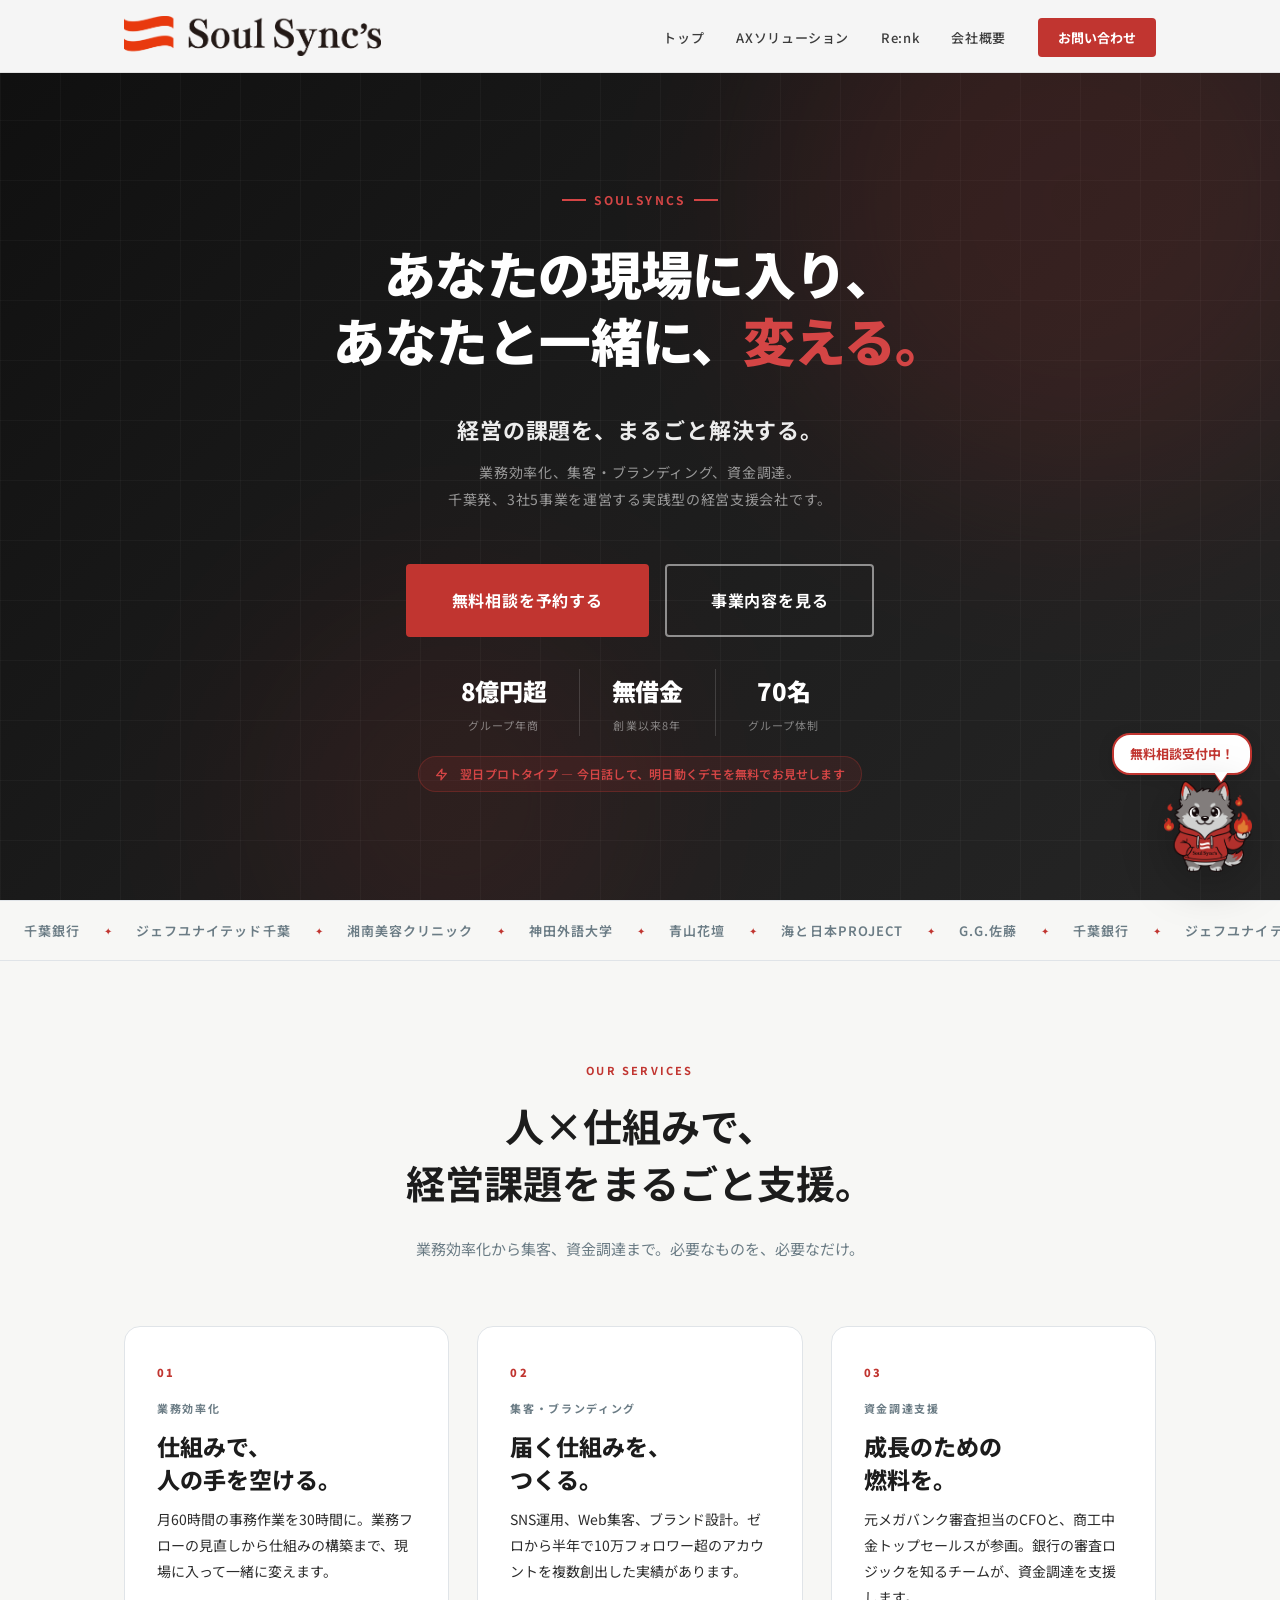
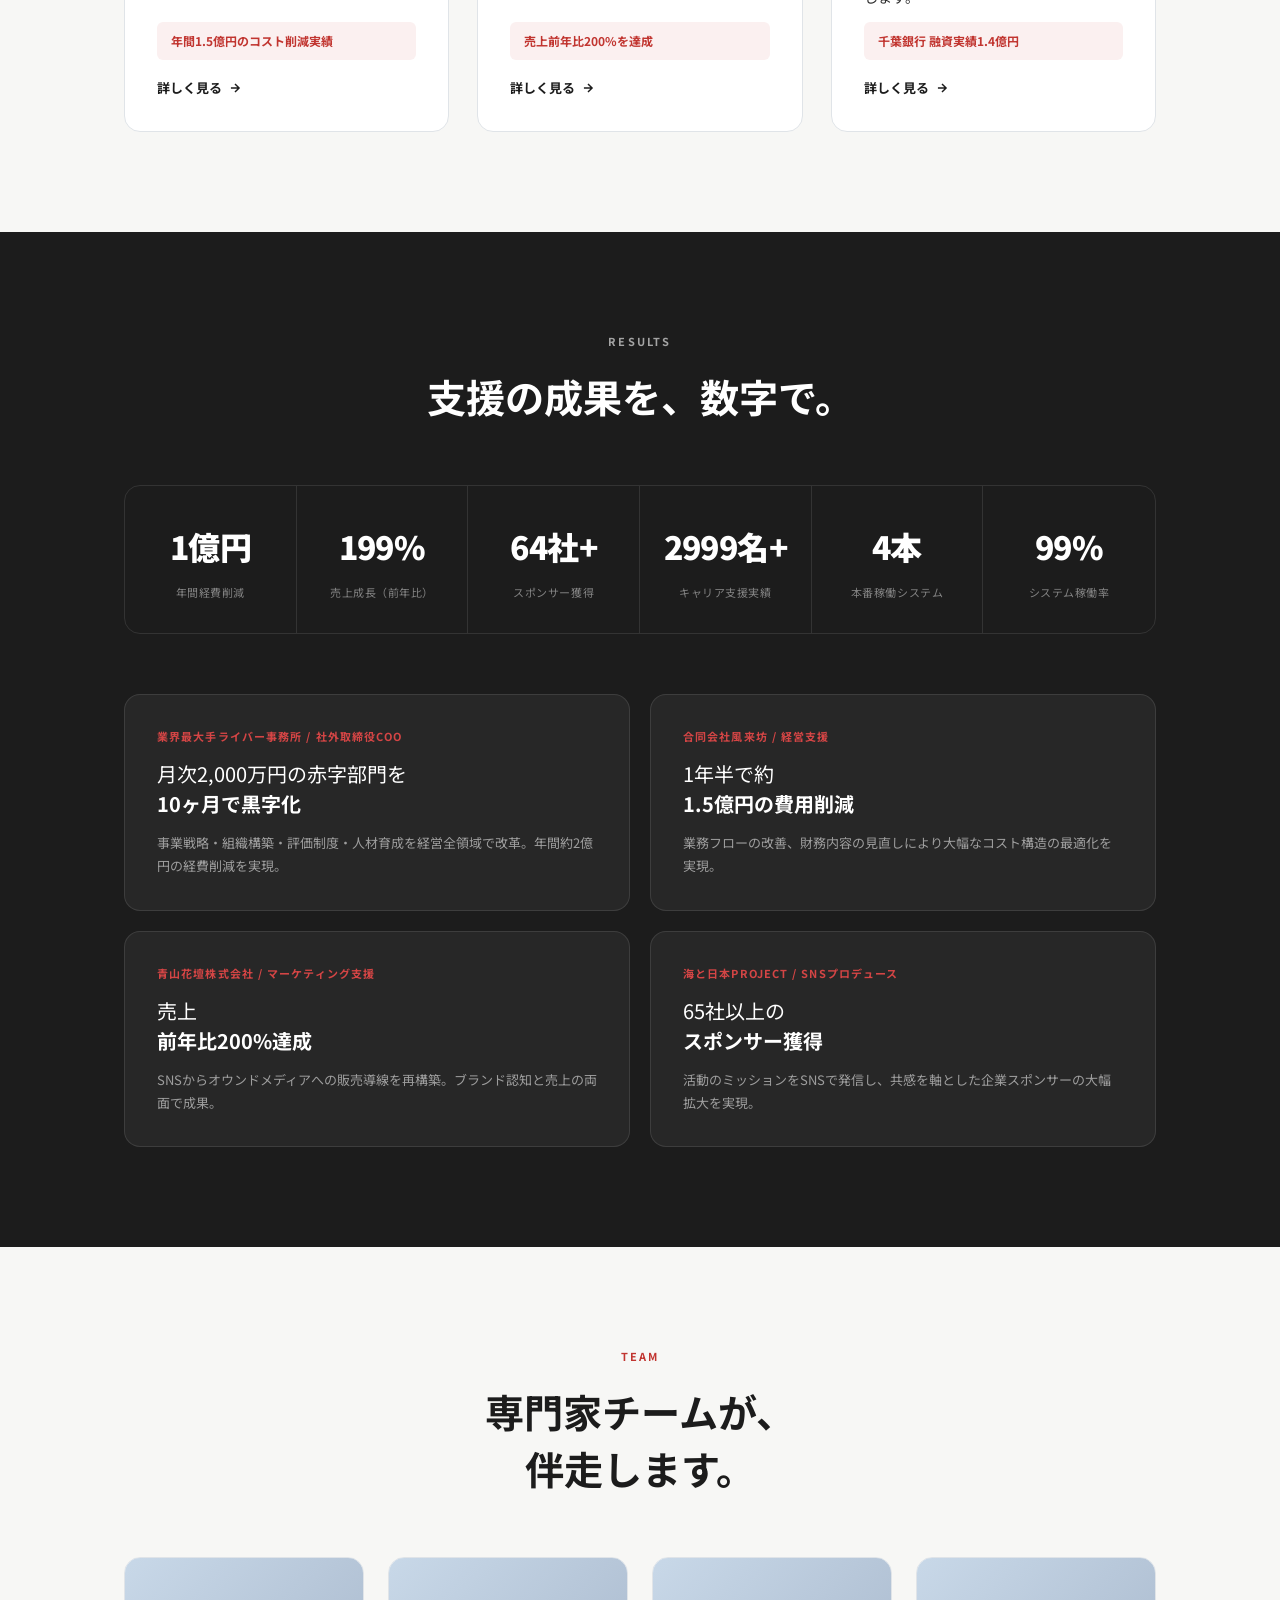
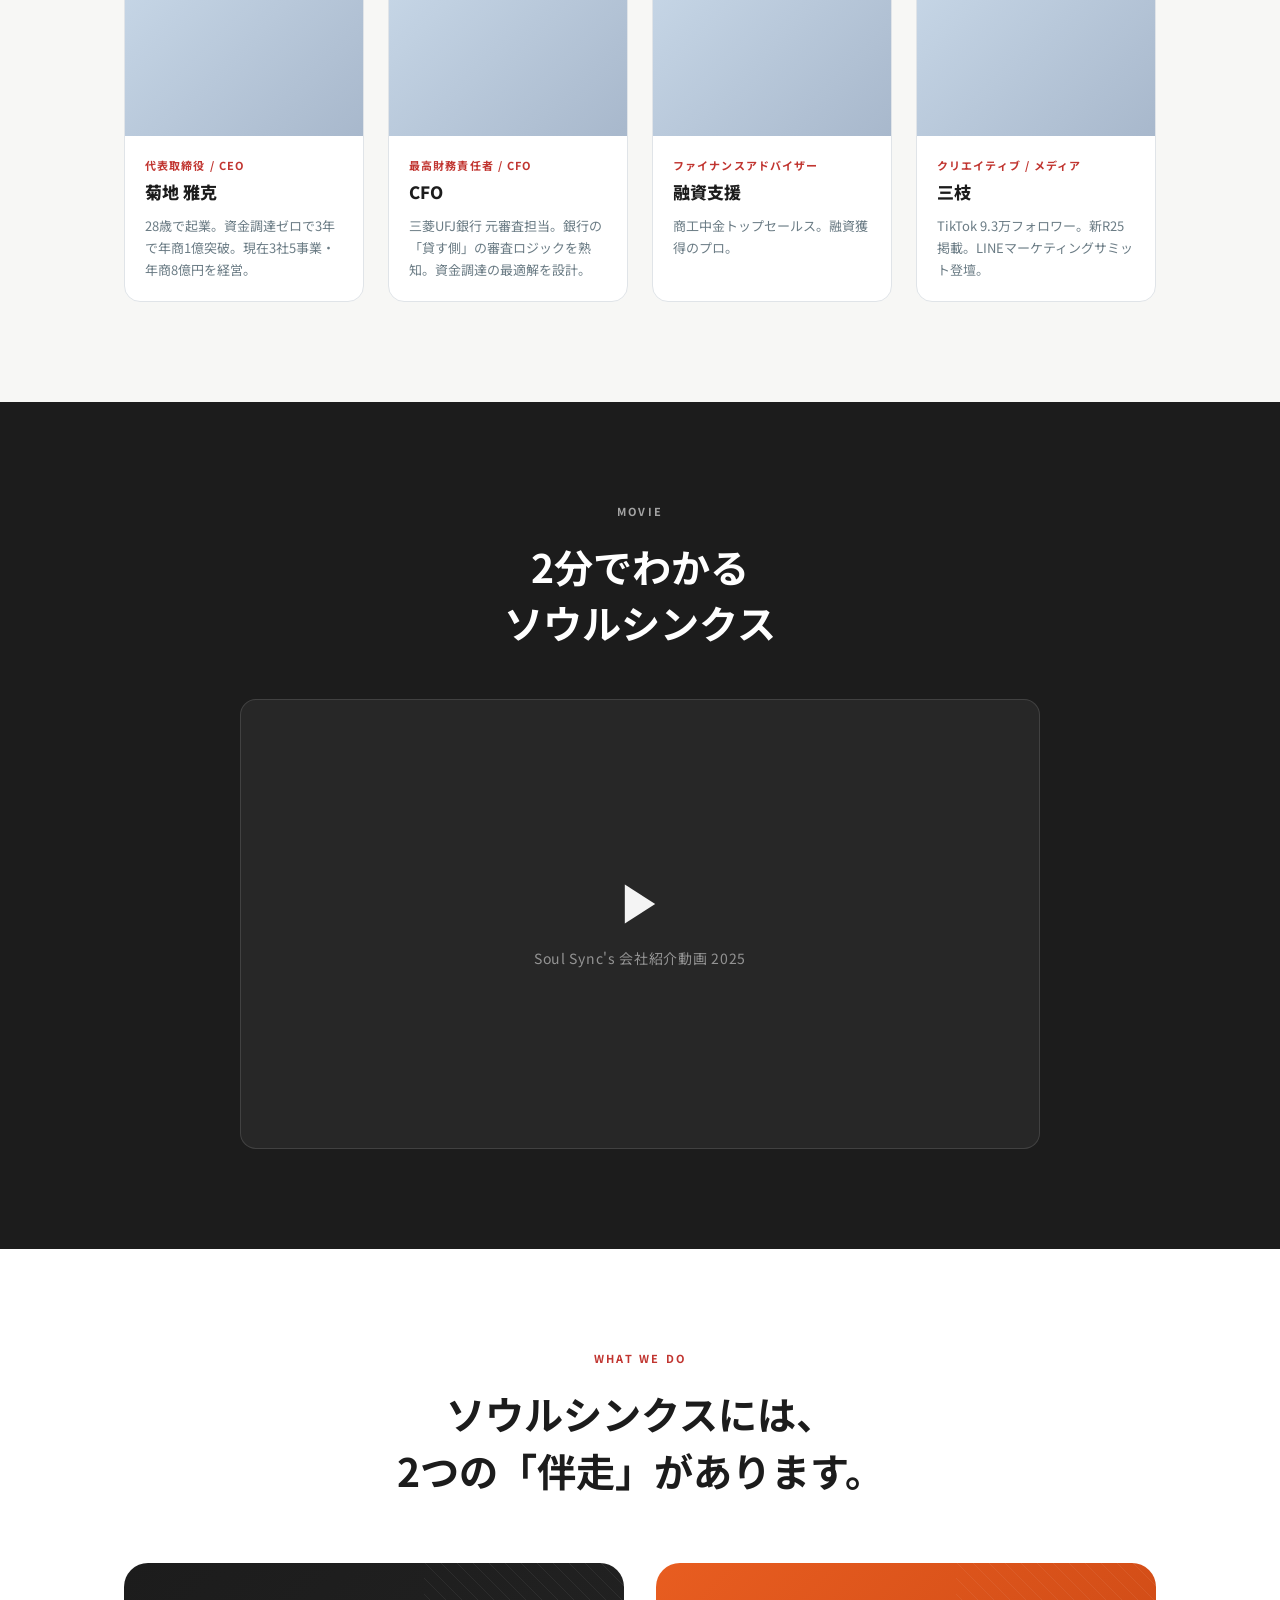
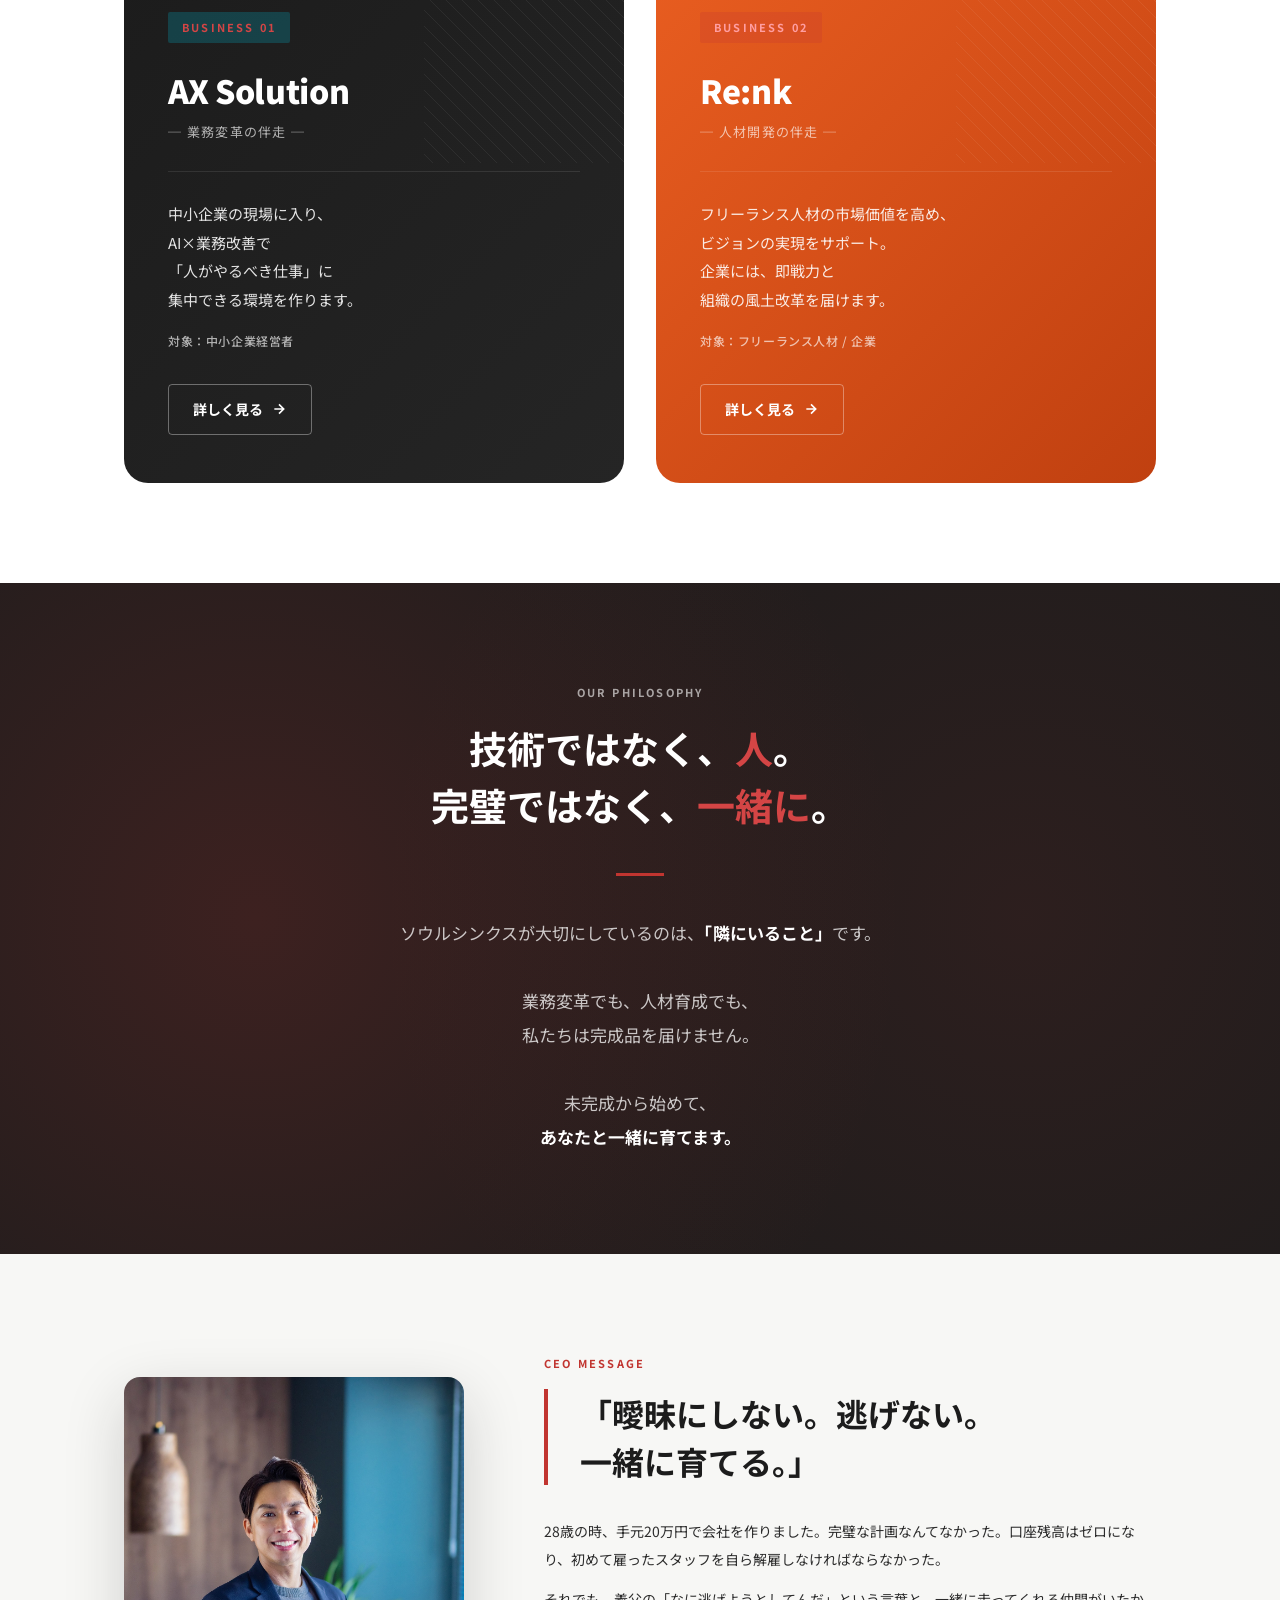
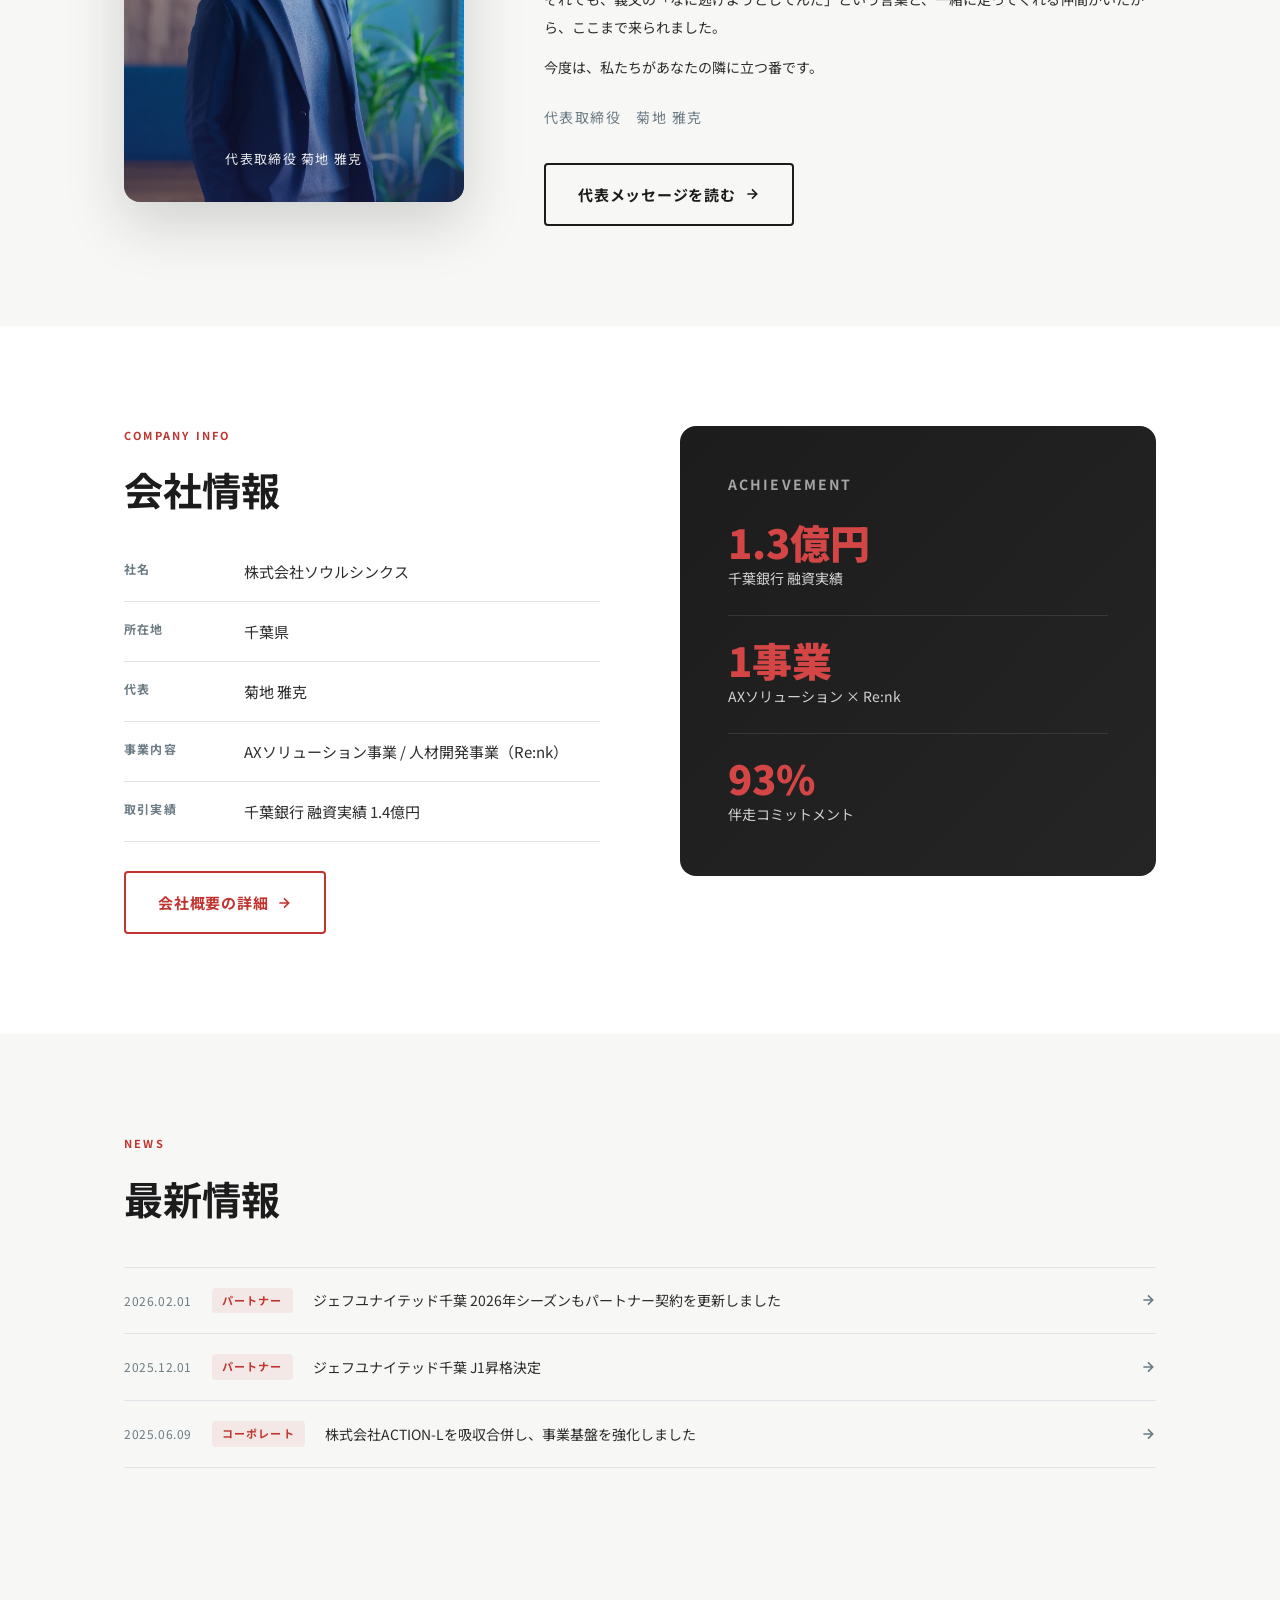
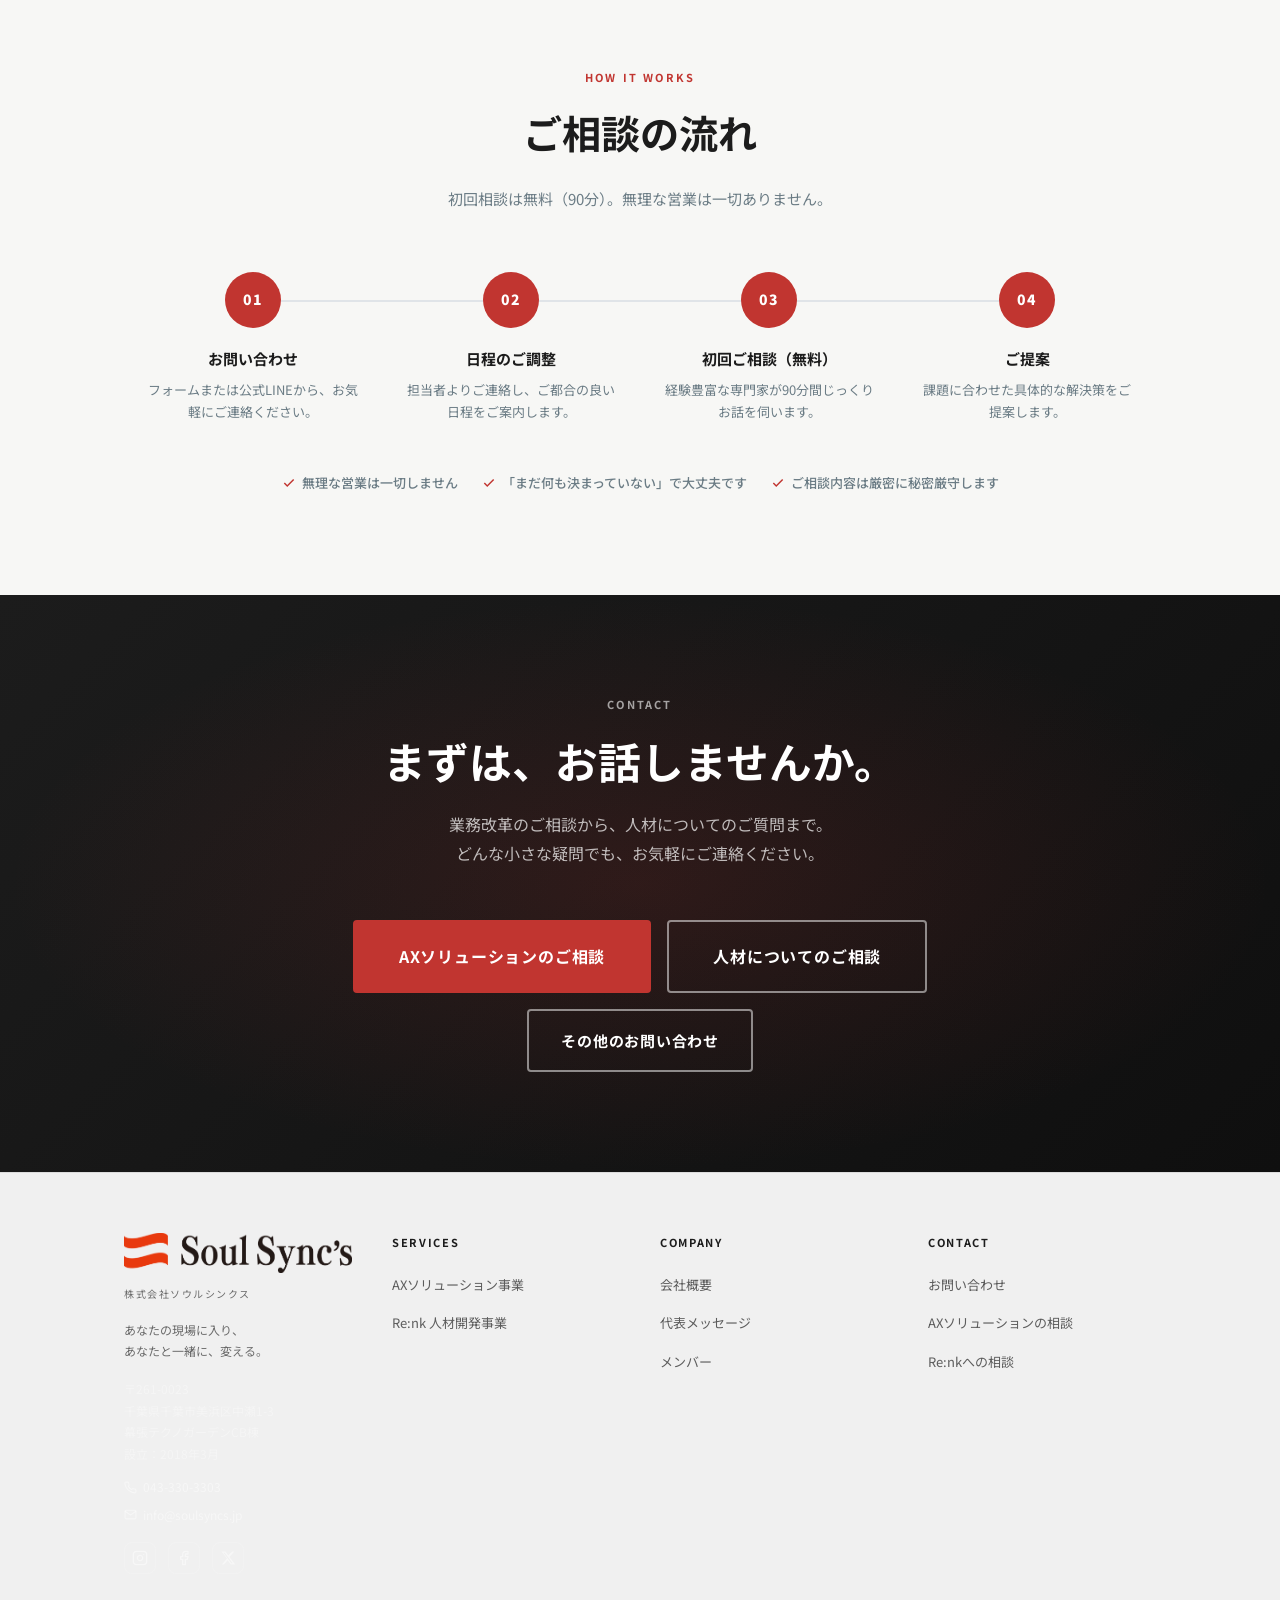
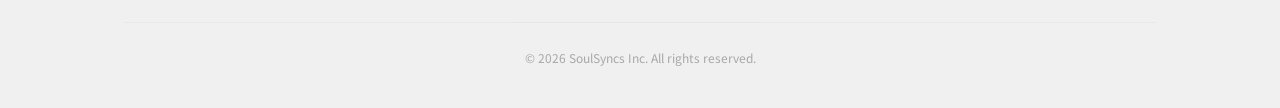
<file: index.html>
<!DOCTYPE html>
<html lang="ja">
<head>
  <meta charset="UTF-8">
  <meta name="viewport" content="width=device-width, initial-scale=1.0">
  <title>株式会社ソウルシンクス | あなたの現場に入り、あなたと一緒に、変える。</title>
  <meta name="description" content="ソウルシンクスは、AIによる業務変革と人材開発の両面から企業に伴走します。中小企業経営者のための伴走型AIコンサルティングと、人材の市場価値を高めるRe:nk事業を展開。">
  <link rel="stylesheet" href="css/style.css">
  <style>
    /* Hero animate init */
    .hero-animate {
      opacity: 0;
      transform: translateY(30px);
      transition: opacity 0.8s ease, transform 0.8s ease;
    }
  </style>
</head>
<body>

<!-- ============================================================
     NAVIGATION
     ============================================================ -->
<nav class="nav">
  <div class="container">
    <div class="nav__inner">
      <a href="index.html" class="nav__logo">
        <img src="images/logo.png" alt="Soul Sync's 株式会社ソウルシンクス" class="nav__logo-img">
      </a>
      <ul class="nav__links">
        <li><a href="index.html" class="nav__link">トップ</a></li>
        <li><a href="ax.html" class="nav__link">AXソリューション</a></li>
        <li><a href="renk.html" class="nav__link">Re:nk</a></li>
        <li><a href="about.html" class="nav__link">会社概要</a></li>
        <li><a href="contact.html" class="nav__cta">お問い合わせ</a></li>
      </ul>
      <button class="nav__hamburger" aria-label="メニュー">
        <span></span><span></span><span></span>
      </button>
    </div>
  </div>
</nav>

<!-- ============================================================
     1. HERO SECTION
     ============================================================ -->
<section class="hero hero--home">
  <div class="hero__bg">
    <div class="hero__bg-grid"></div>
    <div class="hero__bg-glow hero__bg-glow--1"></div>
    <div class="hero__bg-glow hero__bg-glow--2"></div>
  </div>

  <div class="container">
    <div class="hero__content">
      <p class="hero__label hero-animate">SoulSyncs</p>
      <h1 class="hero__title hero-animate">
        あなたの現場に入り、<br>
        あなたと一緒に、<em>変える。</em>
      </h1>
      <div class="hero__desc hero-animate">
        <p class="hero__desc-lead">経営の課題を、まるごと解決する。</p>
        <p class="hero__desc-body">業務効率化、集客・ブランディング、資金調達。<br>千葉発、3社5事業を運営する実践型の経営支援会社です。</p>
      </div>
      <div class="hero__cta hero-animate">
        <a href="contact.html" class="btn btn--primary btn--lg">無料相談を予約する</a>
        <a href="#services" class="btn btn--outline btn--lg">事業内容を見る</a>
      </div>
      <div class="hero__stats hero-animate">
        <div class="hero__stat"><span class="hero__stat-num">8億円超</span><span class="hero__stat-label">グループ年商</span></div>
        <div class="hero__stat"><span class="hero__stat-num">無借金</span><span class="hero__stat-label">創業以来8年</span></div>
        <div class="hero__stat"><span class="hero__stat-num">70名</span><span class="hero__stat-label">グループ体制</span></div>
      </div>
      <p class="hero__badge hero-animate">
        <svg xmlns="http://www.w3.org/2000/svg" width="13" height="13" viewBox="0 0 24 24" fill="none" stroke="currentColor" stroke-width="2.5" stroke-linecap="round" stroke-linejoin="round" style="vertical-align:-1px;margin-right:6px;"><polygon points="13 2 3 14 12 14 11 22 21 10 12 10 13 2"/></svg>
        翌日プロトタイプ — 今日話して、明日動くデモを無料でお見せします
      </p>
    </div>
  </div>

</section>


<!-- ============================================================
     PARTNERS MARQUEE
     ============================================================ -->
<section class="partners-marquee">
  <div class="partners-marquee__inner">
    <div class="partners-marquee__track">
      <span class="partner-item">千葉銀行</span><span class="partner-dot">✦</span>
      <span class="partner-item">ジェフユナイテッド千葉</span><span class="partner-dot">✦</span>
      <span class="partner-item">湘南美容クリニック</span><span class="partner-dot">✦</span>
      <span class="partner-item">神田外語大学</span><span class="partner-dot">✦</span>
      <span class="partner-item">青山花壇</span><span class="partner-dot">✦</span>
      <span class="partner-item">海と日本PROJECT</span><span class="partner-dot">✦</span>
      <span class="partner-item">G.G.佐藤</span><span class="partner-dot">✦</span>
      <span class="partner-item">千葉銀行</span><span class="partner-dot">✦</span>
      <span class="partner-item">ジェフユナイテッド千葉</span><span class="partner-dot">✦</span>
      <span class="partner-item">湘南美容クリニック</span><span class="partner-dot">✦</span>
      <span class="partner-item">神田外語大学</span><span class="partner-dot">✦</span>
      <span class="partner-item">青山花壇</span><span class="partner-dot">✦</span>
      <span class="partner-item">海と日本PROJECT</span><span class="partner-dot">✦</span>
      <span class="partner-item">G.G.佐藤</span><span class="partner-dot">✦</span>
    </div>
  </div>
</section>

<!-- ============================================================
     SERVICES 3柱
     ============================================================ -->
<section class="section services-section" id="services">
  <div class="container">
    <div class="reveal" style="text-align:center;max-width:640px;margin:0 auto 64px;">
      <p class="section-label">OUR SERVICES</p>
      <h2 class="section-title">人×仕組みで、<br>経営課題をまるごと支援。</h2>
      <p style="font-size:15px;color:var(--text-light);margin-top:16px;line-height:1.8;">業務効率化から集客、資金調達まで。必要なものを、必要なだけ。</p>
    </div>
    <div class="services-grid">
      <div class="service-card reveal reveal-left">
        <div class="service-card__num">01</div>
        <p class="service-card__tag">業務効率化</p>
        <h3 class="service-card__title">仕組みで、<br>人の手を空ける。</h3>
        <p class="service-card__desc">月60時間の事務作業を30時間に。業務フローの見直しから仕組みの構築まで、現場に入って一緒に変えます。</p>
        <div class="service-card__result">年間1.5億円のコスト削減実績</div>
        <a href="ax.html" class="service-card__link">詳しく見る <svg width="14" height="14" viewBox="0 0 24 24" fill="none" stroke="currentColor" stroke-width="2.5"><path d="M5 12h14M12 5l7 7-7 7"/></svg></a>
      </div>
      <div class="service-card reveal delay-1">
        <div class="service-card__num">02</div>
        <p class="service-card__tag">集客・ブランディング</p>
        <h3 class="service-card__title">届く仕組みを、<br>つくる。</h3>
        <p class="service-card__desc">SNS運用、Web集客、ブランド設計。ゼロから半年で10万フォロワー超のアカウントを複数創出した実績があります。</p>
        <div class="service-card__result">売上前年比200%を達成</div>
        <a href="contact.html" class="service-card__link">詳しく見る <svg width="14" height="14" viewBox="0 0 24 24" fill="none" stroke="currentColor" stroke-width="2.5"><path d="M5 12h14M12 5l7 7-7 7"/></svg></a>
      </div>
      <div class="service-card reveal reveal-right">
        <div class="service-card__num">03</div>
        <p class="service-card__tag">資金調達支援</p>
        <h3 class="service-card__title">成長のための<br>燃料を。</h3>
        <p class="service-card__desc">元メガバンク審査担当のCFOと、商工中金トップセールスが参画。銀行の審査ロジックを知るチームが、資金調達を支援します。</p>
        <div class="service-card__result">千葉銀行 融資実績1.4億円</div>
        <a href="contact.html" class="service-card__link">詳しく見る <svg width="14" height="14" viewBox="0 0 24 24" fill="none" stroke="currentColor" stroke-width="2.5"><path d="M5 12h14M12 5l7 7-7 7"/></svg></a>
      </div>
    </div>
  </div>
</section>

<!-- ============================================================
     ACHIEVEMENTS + CASES
     ============================================================ -->
<section class="section results-section" style="background:var(--navy);">
  <div class="container">
    <div class="reveal" style="text-align:center;max-width:640px;margin:0 auto 60px;">
      <p class="section-label section-label--white">RESULTS</p>
      <h2 class="section-title" style="color:var(--white);">支援の成果を、数字で。</h2>
    </div>
    <div class="results-nums">
      <div class="result-num reveal delay-1"><span class="result-num__val" data-target="2" data-suffix="億円">0億円</span><span class="result-num__label">年間経費削減</span></div>
      <div class="result-num reveal delay-2"><span class="result-num__val" data-target="200" data-suffix="%">0%</span><span class="result-num__label">売上成長（前年比）</span></div>
      <div class="result-num reveal delay-3"><span class="result-num__val" data-target="65" data-suffix="社+">0社+</span><span class="result-num__label">スポンサー獲得</span></div>
      <div class="result-num reveal delay-1"><span class="result-num__val" data-target="3000" data-suffix="名+">0名+</span><span class="result-num__label">キャリア支援実績</span></div>
      <div class="result-num reveal delay-2"><span class="result-num__val" data-target="5" data-suffix="本">0本</span><span class="result-num__label">本番稼働システム</span></div>
      <div class="result-num reveal delay-3"><span class="result-num__val" data-target="100" data-suffix="%">0%</span><span class="result-num__label">システム稼働率</span></div>
    </div>
    <div class="cases-grid">
      <div class="case-card reveal reveal-left">
        <p class="case-card__tag">業界最大手ライバー事務所 / 社外取締役COO</p>
        <p class="case-card__headline">月次2,000万円の赤字部門を<br><strong>10ヶ月で黒字化</strong></p>
        <p class="case-card__body">事業戦略・組織構築・評価制度・人材育成を経営全領域で改革。年間約2億円の経費削減を実現。</p>
      </div>
      <div class="case-card reveal delay-1">
        <p class="case-card__tag">合同会社風来坊 / 経営支援</p>
        <p class="case-card__headline">1年半で約<br><strong>1.5億円の費用削減</strong></p>
        <p class="case-card__body">業務フローの改善、財務内容の見直しにより大幅なコスト構造の最適化を実現。</p>
      </div>
      <div class="case-card reveal delay-2">
        <p class="case-card__tag">青山花壇株式会社 / マーケティング支援</p>
        <p class="case-card__headline">売上<br><strong>前年比200%達成</strong></p>
        <p class="case-card__body">SNSからオウンドメディアへの販売導線を再構築。ブランド認知と売上の両面で成果。</p>
      </div>
      <div class="case-card reveal reveal-right">
        <p class="case-card__tag">海と日本PROJECT / SNSプロデュース</p>
        <p class="case-card__headline">65社以上の<br><strong>スポンサー獲得</strong></p>
        <p class="case-card__body">活動のミッションをSNSで発信し、共感を軸とした企業スポンサーの大幅拡大を実現。</p>
      </div>
    </div>
  </div>
</section>

<!-- ============================================================
     TEAM
     ============================================================ -->
<section class="section team-section" id="team">
  <div class="container">
    <div class="reveal" style="text-align:center;margin-bottom:60px;">
      <p class="section-label">TEAM</p>
      <h2 class="section-title">専門家チームが、<br>伴走します。</h2>
    </div>
    <div class="team-members-grid">
      <div class="member-card reveal reveal-left">
        <div class="member-card__photo"></div>
        <p class="member-card__role">代表取締役 / CEO</p>
        <h3 class="member-card__name">菊地 雅克</h3>
        <p class="member-card__desc">28歳で起業。資金調達ゼロで3年で年商1億突破。現在3社5事業・年商8億円を経営。</p>
      </div>
      <div class="member-card reveal delay-1">
        <div class="member-card__photo"></div>
        <p class="member-card__role">最高財務責任者 / CFO</p>
        <h3 class="member-card__name">CFO</h3>
        <p class="member-card__desc">三菱UFJ銀行 元審査担当。銀行の「貸す側」の審査ロジックを熟知。資金調達の最適解を設計。</p>
      </div>
      <div class="member-card reveal delay-2">
        <div class="member-card__photo"></div>
        <p class="member-card__role">ファイナンスアドバイザー</p>
        <h3 class="member-card__name">融資支援</h3>
        <p class="member-card__desc">商工中金トップセールス。融資獲得のプロ。</p>
      </div>
      <div class="member-card reveal reveal-right">
        <div class="member-card__photo"></div>
        <p class="member-card__role">クリエイティブ / メディア</p>
        <h3 class="member-card__name">三枝</h3>
        <p class="member-card__desc">TikTok 9.3万フォロワー。新R25掲載。LINEマーケティングサミット登壇。</p>
      </div>
    </div>
  </div>
</section>

<!-- ============================================================
     VIDEO
     ============================================================ -->
<section class="section video-section" style="background:var(--navy);">
  <div class="container" style="text-align:center;">
    <div class="reveal" style="max-width:640px;margin:0 auto 48px;">
      <p class="section-label section-label--white">MOVIE</p>
      <h2 class="section-title" style="color:var(--white);">2分でわかる<br>ソウルシンクス</h2>
    </div>
    <div class="video-wrapper reveal">
      <div class="video-placeholder">
        <svg xmlns="http://www.w3.org/2000/svg" width="52" height="52" viewBox="0 0 24 24" fill="rgba(255,255,255,0.95)" stroke="none"><polygon points="5 3 19 12 5 21 5 3"/></svg>
        <p>Soul Sync's 会社紹介動画 2025</p>
      </div>
    </div>
  </div>
</section>

<!-- ============================================================
     2. WHAT WE DO - 2つの事業
     ============================================================ -->
<section class="section what-we-do">
  <div class="container">
    <div class="what-we-do__header reveal">
      <p class="section-label">WHAT WE DO</p>
      <h2 class="section-title" style="text-align:center;">
        ソウルシンクスには、<br>2つの「伴走」があります。
      </h2>
    </div>

    <div class="what-we-do__grid">
      <!-- AX Solution Card -->
      <div class="business-card business-card--ax reveal reveal-left">
        <div class="business-card__pattern"></div>
        <span class="business-card__tag">Business 01</span>
        <h3 class="business-card__title">AX Solution</h3>
        <p class="business-card__subtitle">─ 業務変革の伴走 ─</p>
        <p class="business-card__desc">
          中小企業の現場に入り、<br>
          AI×業務改善で<br>
          「人がやるべき仕事」に<br>
          集中できる環境を作ります。
        </p>
        <p class="business-card__target">対象：中小企業経営者</p>
        <a href="ax.html" class="business-card__link">
          詳しく見る
          <svg width="16" height="16" viewBox="0 0 24 24" fill="none" stroke="currentColor" stroke-width="2.5">
            <path d="M5 12h14M12 5l7 7-7 7"/>
          </svg>
        </a>
      </div>

      <!-- Re:nk Card -->
      <div class="business-card business-card--renk reveal reveal-right">
        <div class="business-card__pattern"></div>
        <span class="business-card__tag">Business 02</span>
        <h3 class="business-card__title">Re:nk</h3>
        <p class="business-card__subtitle">─ 人材開発の伴走 ─</p>
        <p class="business-card__desc">
          フリーランス人材の市場価値を高め、<br>
          ビジョンの実現をサポート。<br>
          企業には、即戦力と<br>
          組織の風土改革を届けます。
        </p>
        <p class="business-card__target">対象：フリーランス人材 / 企業</p>
        <a href="renk.html" class="business-card__link">
          詳しく見る
          <svg width="16" height="16" viewBox="0 0 24 24" fill="none" stroke="currentColor" stroke-width="2.5">
            <path d="M5 12h14M12 5l7 7-7 7"/>
          </svg>
        </a>
      </div>
    </div>
  </div>
</section>

<!-- ============================================================
     3. OUR PHILOSOPHY
     ============================================================ -->
<section class="section philosophy">
  <div class="container">
    <div class="philosophy__content reveal">
      <p class="section-label section-label--white">OUR PHILOSOPHY</p>
      <p class="philosophy__main">
        技術ではなく、<em>人</em>。<br>
        完璧ではなく、<em>一緒に</em>。
      </p>
      <div class="philosophy__divider"></div>
      <p class="philosophy__desc">
        ソウルシンクスが大切にしているのは、<strong>「隣にいること」</strong>です。<br><br>
        業務変革でも、人材育成でも、<br>
        私たちは完成品を届けません。<br><br>
        未完成から始めて、<br>
        <strong>あなたと一緒に育てます。</strong>
      </p>
    </div>
  </div>
</section>

<!-- ============================================================
     4. CEO MESSAGE (短縮版)
     ============================================================ -->
<section class="section ceo-short">
  <div class="container">
    <div class="ceo-short__inner">
      <div class="ceo-short__photo reveal reveal-left">
        <div class="ceo-short__photo-placeholder">
          <p>代表取締役 菊地 雅克</p>
        </div>
      </div>
      <div class="reveal reveal-right">
        <p class="section-label">CEO MESSAGE</p>
        <blockquote class="ceo-short__quote">
          「曖昧にしない。逃げない。<br>一緒に育てる。」
        </blockquote>
        <div class="ceo-short__message">
          <p>28歳の時、手元20万円で会社を作りました。完璧な計画なんてなかった。口座残高はゼロになり、初めて雇ったスタッフを自ら解雇しなければならなかった。</p>
          <p>それでも、義父の「なに逃げようとしてんだ」という言葉と、一緒に走ってくれる仲間がいたから、ここまで来られました。</p>
          <p>今度は、私たちがあなたの隣に立つ番です。</p>
        </div>
        <p class="ceo-short__name">代表取締役　菊地 雅克</p>
        <a href="about.html#ceo" class="btn btn--outline-navy">
          代表メッセージを読む
          <svg width="16" height="16" viewBox="0 0 24 24" fill="none" stroke="currentColor" stroke-width="2.5">
            <path d="M5 12h14M12 5l7 7-7 7"/>
          </svg>
        </a>
      </div>
    </div>
  </div>
</section>

<!-- ============================================================
     5. COMPANY INFO
     ============================================================ -->
<section class="section company-info">
  <div class="container">
    <div class="company-info__inner">
      <div class="reveal">
        <p class="section-label">COMPANY INFO</p>
        <h2 class="section-title">会社情報</h2>
        <table class="company-info__table">
          <tr>
            <th>社名</th>
            <td>株式会社ソウルシンクス</td>
          </tr>
          <tr>
            <th>所在地</th>
            <td>千葉県</td>
          </tr>
          <tr>
            <th>代表</th>
            <td>菊地 雅克</td>
          </tr>
          <tr>
            <th>事業内容</th>
            <td>AXソリューション事業 / 人材開発事業（Re:nk）</td>
          </tr>
          <tr>
            <th>取引実績</th>
            <td>千葉銀行 融資実績 1.4億円</td>
          </tr>
        </table>
        <br>
        <a href="about.html" class="btn btn--outline-teal">
          会社概要の詳細
          <svg width="16" height="16" viewBox="0 0 24 24" fill="none" stroke="currentColor" stroke-width="2.5">
            <path d="M5 12h14M12 5l7 7-7 7"/>
          </svg>
        </a>
      </div>

      <div class="company-info__achievement reveal delay-2">
        <h3>ACHIEVEMENT</h3>
        <div class="achievement-item">
          <div class="achievement-item__number">
            <span data-target="1.4" data-suffix="億円">0億円</span>
          </div>
          <div class="achievement-item__label">千葉銀行 融資実績</div>
        </div>
        <div class="achievement-item">
          <div class="achievement-item__number">
            <span data-target="2" data-suffix="事業">0事業</span>
          </div>
          <div class="achievement-item__label">AXソリューション × Re:nk</div>
        </div>
        <div class="achievement-item">
          <div class="achievement-item__number">
            <span data-target="100" data-suffix="%">0%</span>
          </div>
          <div class="achievement-item__label">伴走コミットメント</div>
        </div>
      </div>
    </div>
  </div>
</section>


<!-- ============================================================
     NEWS
     ============================================================ -->
<section class="section news-section">
  <div class="container">
    <div class="reveal" style="display:flex;align-items:baseline;justify-content:space-between;margin-bottom:40px;flex-wrap:wrap;gap:16px;">
      <div>
        <p class="section-label">NEWS</p>
        <h2 class="section-title" style="margin-bottom:0;">最新情報</h2>
      </div>
    </div>
    <div class="news-list">
      <a class="news-item reveal" href="#">
        <span class="news-item__date">2026.02.01</span>
        <span class="news-item__cat">パートナー</span>
        <span class="news-item__title">ジェフユナイテッド千葉 2026年シーズンもパートナー契約を更新しました</span>
        <svg class="news-item__arrow" width="16" height="16" viewBox="0 0 24 24" fill="none" stroke="currentColor" stroke-width="2.5"><path d="M5 12h14M12 5l7 7-7 7"/></svg>
      </a>
      <a class="news-item reveal delay-1" href="#">
        <span class="news-item__date">2025.12.01</span>
        <span class="news-item__cat">パートナー</span>
        <span class="news-item__title">ジェフユナイテッド千葉 J1昇格決定</span>
        <svg class="news-item__arrow" width="16" height="16" viewBox="0 0 24 24" fill="none" stroke="currentColor" stroke-width="2.5"><path d="M5 12h14M12 5l7 7-7 7"/></svg>
      </a>
      <a class="news-item reveal delay-2" href="#">
        <span class="news-item__date">2025.06.09</span>
        <span class="news-item__cat">コーポレート</span>
        <span class="news-item__title">株式会社ACTION-Lを吸収合併し、事業基盤を強化しました</span>
        <svg class="news-item__arrow" width="16" height="16" viewBox="0 0 24 24" fill="none" stroke="currentColor" stroke-width="2.5"><path d="M5 12h14M12 5l7 7-7 7"/></svg>
      </a>
    </div>
  </div>
</section>

<!-- ============================================================
     CONSULTATION FLOW
     ============================================================ -->
<section class="section flow-section" style="background:var(--bg);">
  <div class="container">
    <div class="reveal" style="text-align:center;max-width:640px;margin:0 auto 60px;">
      <p class="section-label">HOW IT WORKS</p>
      <h2 class="section-title">ご相談の流れ</h2>
      <p style="font-size:15px;color:var(--text-light);margin-top:16px;">初回相談は無料（90分）。無理な営業は一切ありません。</p>
    </div>
    <div class="flow-steps">
      <div class="flow-step reveal reveal-left">
        <div class="flow-step__num">01</div>
        <h3 class="flow-step__title">お問い合わせ</h3>
        <p class="flow-step__desc">フォームまたは公式LINEから、お気軽にご連絡ください。</p>
      </div>
      <div class="flow-step reveal delay-1">
        <div class="flow-step__num">02</div>
        <h3 class="flow-step__title">日程のご調整</h3>
        <p class="flow-step__desc">担当者よりご連絡し、ご都合の良い日程をご案内します。</p>
      </div>
      <div class="flow-step reveal delay-2">
        <div class="flow-step__num">03</div>
        <h3 class="flow-step__title">初回ご相談（無料）</h3>
        <p class="flow-step__desc">経験豊富な専門家が90分間じっくりお話を伺います。</p>
      </div>
      <div class="flow-step reveal reveal-right">
        <div class="flow-step__num">04</div>
        <h3 class="flow-step__title">ご提案</h3>
        <p class="flow-step__desc">課題に合わせた具体的な解決策をご提案します。</p>
      </div>
    </div>
    <div class="flow-promises reveal" style="margin-top:48px;display:flex;gap:24px;justify-content:center;flex-wrap:wrap;">
      <span class="flow-promise"><svg width="14" height="14" viewBox="0 0 24 24" fill="none" stroke="currentColor" stroke-width="2.5"><polyline points="20 6 9 17 4 12"/></svg> 無理な営業は一切しません</span>
      <span class="flow-promise"><svg width="14" height="14" viewBox="0 0 24 24" fill="none" stroke="currentColor" stroke-width="2.5"><polyline points="20 6 9 17 4 12"/></svg> 「まだ何も決まっていない」で大丈夫です</span>
      <span class="flow-promise"><svg width="14" height="14" viewBox="0 0 24 24" fill="none" stroke="currentColor" stroke-width="2.5"><polyline points="20 6 9 17 4 12"/></svg> ご相談内容は厳密に秘密厳守します</span>
    </div>
  </div>
</section>

<!-- ============================================================
     6. CTA SECTION
     ============================================================ -->
<section class="section cta-section">
  <div class="container">
    <div class="cta-section__content reveal">
      <p class="section-label section-label--white">CONTACT</p>
      <h2 class="cta-section__title">まずは、お話しませんか。</h2>
      <p class="cta-section__desc">
        業務改革のご相談から、人材についてのご質問まで。<br>
        どんな小さな疑問でも、お気軽にご連絡ください。
      </p>
      <div class="cta-section__buttons">
        <div class="cta-row">
          <a href="contact.html?type=ax" class="btn btn--primary btn--lg">AXソリューションのご相談</a>
          <a href="contact.html?type=renk" class="btn btn--outline btn--lg">人材についてのご相談</a>
        </div>
        <a href="contact.html" class="btn btn--outline">その他のお問い合わせ</a>
      </div>
    </div>
  </div>
</section>

<!-- ============================================================
     FOOTER
     ============================================================ -->
<footer class="footer">
  <div class="container">
    <div class="footer__inner">
      <div>
        <img src="images/logo.png" alt="Soul Sync's" class="footer__logo-img">
        <div class="footer__logo-sub">株式会社ソウルシンクス</div>
        <p class="footer__tagline">
          あなたの現場に入り、<br>
          あなたと一緒に、変える。
        </p>
        <address class="footer__address">
          〒261-0023<br>
          千葉県千葉市美浜区中瀬1-3<br>
          幕張テクノガーデンCB棟<br>
          設立：2018年3月
        </address>
        <div class="footer__contact-info">
          <a href="tel:0433303303" class="footer__contact-link">
            <svg width="13" height="13" viewBox="0 0 24 24" fill="none" stroke="currentColor" stroke-width="2" stroke-linecap="round" stroke-linejoin="round"><path d="M22 16.92v3a2 2 0 0 1-2.18 2 19.79 19.79 0 0 1-8.63-3.07A19.5 19.5 0 0 1 4.69 13a19.79 19.79 0 0 1-3.07-8.67A2 2 0 0 1 3.6 2h3a2 2 0 0 1 2 1.72c.127.96.361 1.903.7 2.81a2 2 0 0 1-.45 2.11L8.09 9.91a16 16 0 0 0 6 6l1.27-1.27a2 2 0 0 1 2.11-.45c.907.339 1.85.573 2.81.7A2 2 0 0 1 22 16.92z"/></svg>
            043-330-3303
          </a>
          <a href="mailto:info@soulsyncs.jp" class="footer__contact-link">
            <svg width="13" height="13" viewBox="0 0 24 24" fill="none" stroke="currentColor" stroke-width="2" stroke-linecap="round" stroke-linejoin="round"><path d="M4 4h16c1.1 0 2 .9 2 2v12c0 1.1-.9 2-2 2H4c-1.1 0-2-.9-2-2V6c0-1.1.9-2 2-2z"/><polyline points="22,6 12,13 2,6"/></svg>
            info@soulsyncs.jp
          </a>
        </div>
        <div class="footer__sns">
          <a href="#" class="footer__sns-link" aria-label="Instagram">
            <svg width="16" height="16" viewBox="0 0 24 24" fill="none" stroke="currentColor" stroke-width="2" stroke-linecap="round" stroke-linejoin="round"><rect x="2" y="2" width="20" height="20" rx="5" ry="5"/><path d="M16 11.37A4 4 0 1 1 12.63 8 4 4 0 0 1 16 11.37z"/><line x1="17.5" y1="6.5" x2="17.51" y2="6.5"/></svg>
          </a>
          <a href="#" class="footer__sns-link" aria-label="Facebook">
            <svg width="16" height="16" viewBox="0 0 24 24" fill="none" stroke="currentColor" stroke-width="2" stroke-linecap="round" stroke-linejoin="round"><path d="M18 2h-3a5 5 0 0 0-5 5v3H7v4h3v8h4v-8h3l1-4h-4V7a1 1 0 0 1 1-1h3z"/></svg>
          </a>
          <a href="#" class="footer__sns-link" aria-label="X (Twitter)">
            <svg width="16" height="16" viewBox="0 0 24 24" fill="currentColor" stroke="none"><path d="M18.244 2.25h3.308l-7.227 8.26 8.502 11.24H16.17l-4.714-6.231-5.401 6.231H2.748l7.73-8.836L2.25 2.25H8.08l4.263 5.638L18.244 2.25zm-1.161 17.52h1.833L7.084 4.126H5.117z"/></svg>
          </a>
        </div>
      </div>
      <div>
        <p class="footer__heading">SERVICES</p>
        <ul class="footer__links">
          <li><a href="ax.html" class="footer__link">AXソリューション事業</a></li>
          <li><a href="renk.html" class="footer__link">Re:nk 人材開発事業</a></li>
        </ul>
      </div>
      <div>
        <p class="footer__heading">COMPANY</p>
        <ul class="footer__links">
          <li><a href="about.html" class="footer__link">会社概要</a></li>
          <li><a href="about.html#ceo" class="footer__link">代表メッセージ</a></li>
          <li><a href="about.html#team" class="footer__link">メンバー</a></li>
        </ul>
      </div>
      <div>
        <p class="footer__heading">CONTACT</p>
        <ul class="footer__links">
          <li><a href="contact.html" class="footer__link">お問い合わせ</a></li>
          <li><a href="contact.html?type=ax" class="footer__link">AXソリューションの相談</a></li>
          <li><a href="contact.html?type=renk" class="footer__link">Re:nkへの相談</a></li>
        </ul>
      </div>
    </div>
    <div class="footer__bottom">
      <p>&copy; 2026 SoulSyncs Inc. All rights reserved.</p>
    </div>
  </div>
</footer>

<script src="js/main.js"></script>
<!-- 右下追随ソウルくん -->
<div class="soul-float" id="soulFloat">
  <div class="soul-float__bubble">無料相談受付中！</div>
  <a href="contact.html">
    <img src="images/soul-kun.png" alt="ソウルくん">
  </a>
</div>

</body>
</html>
</file>
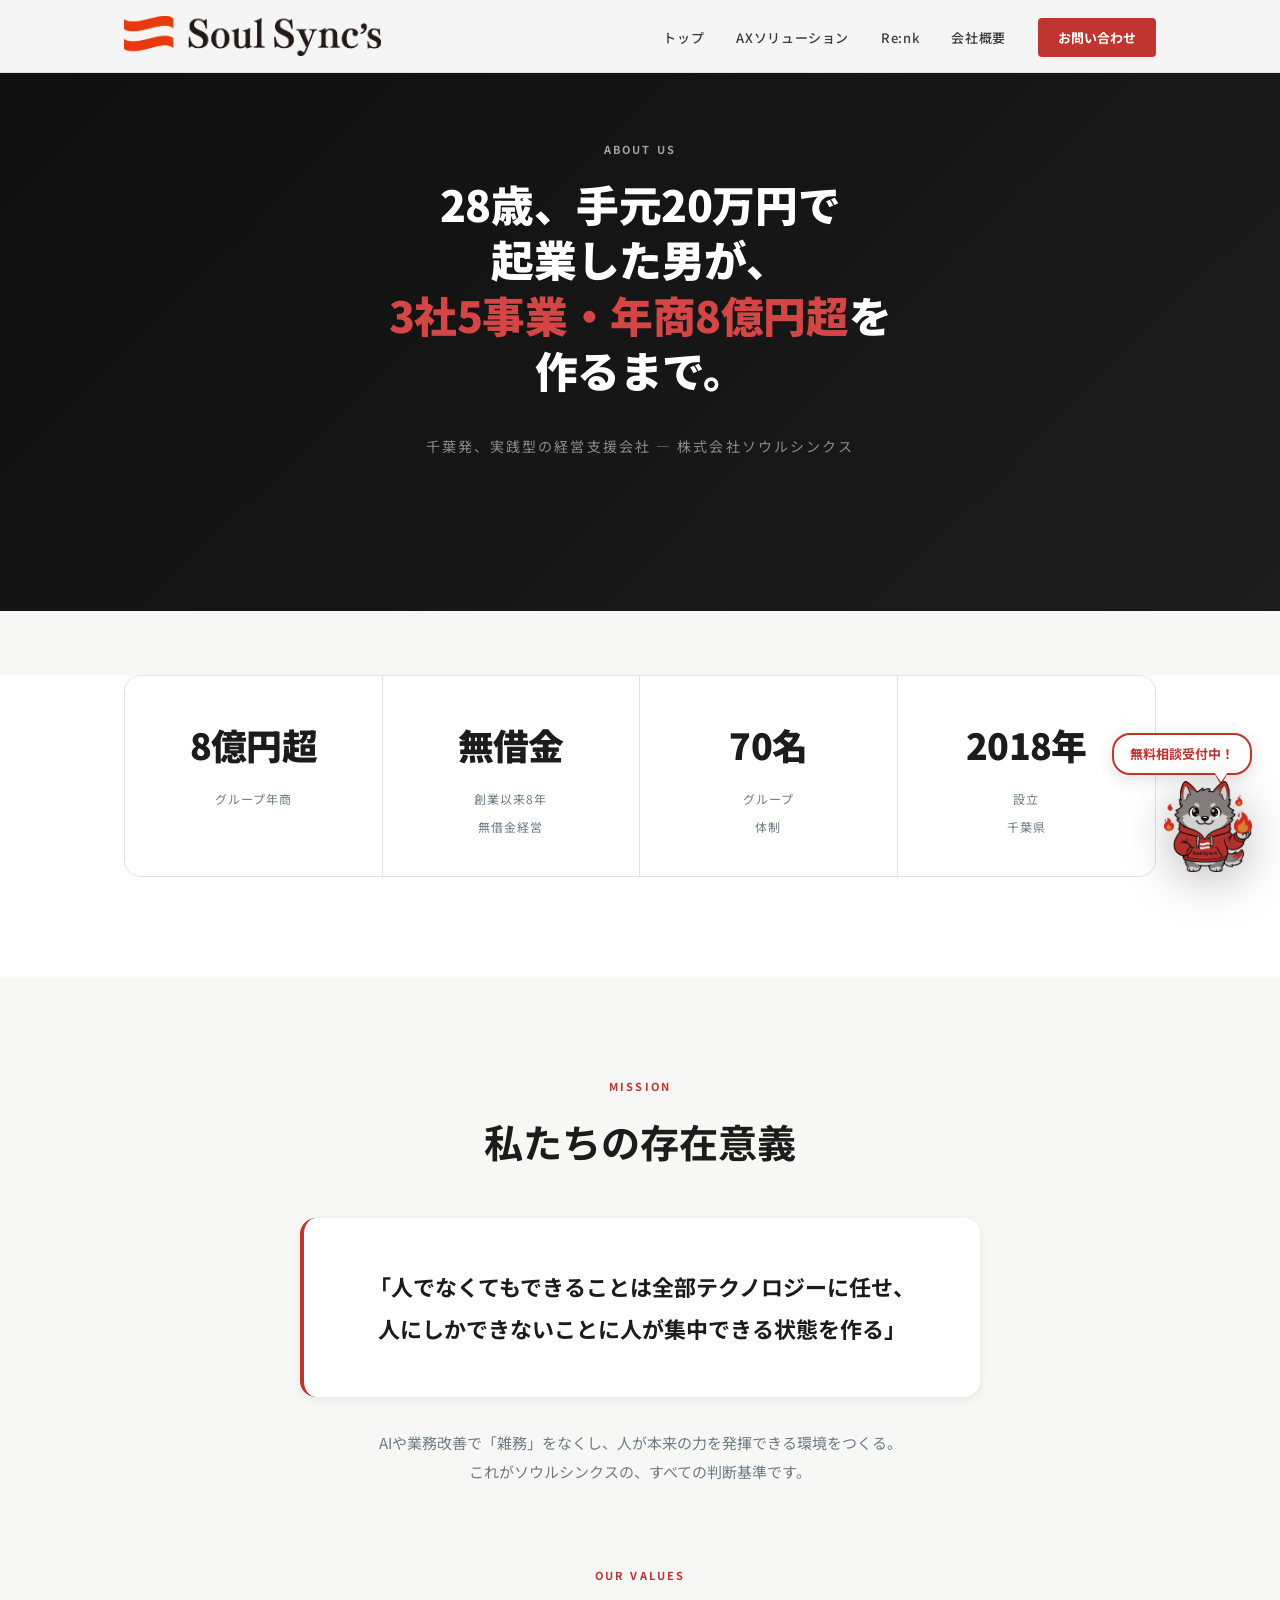
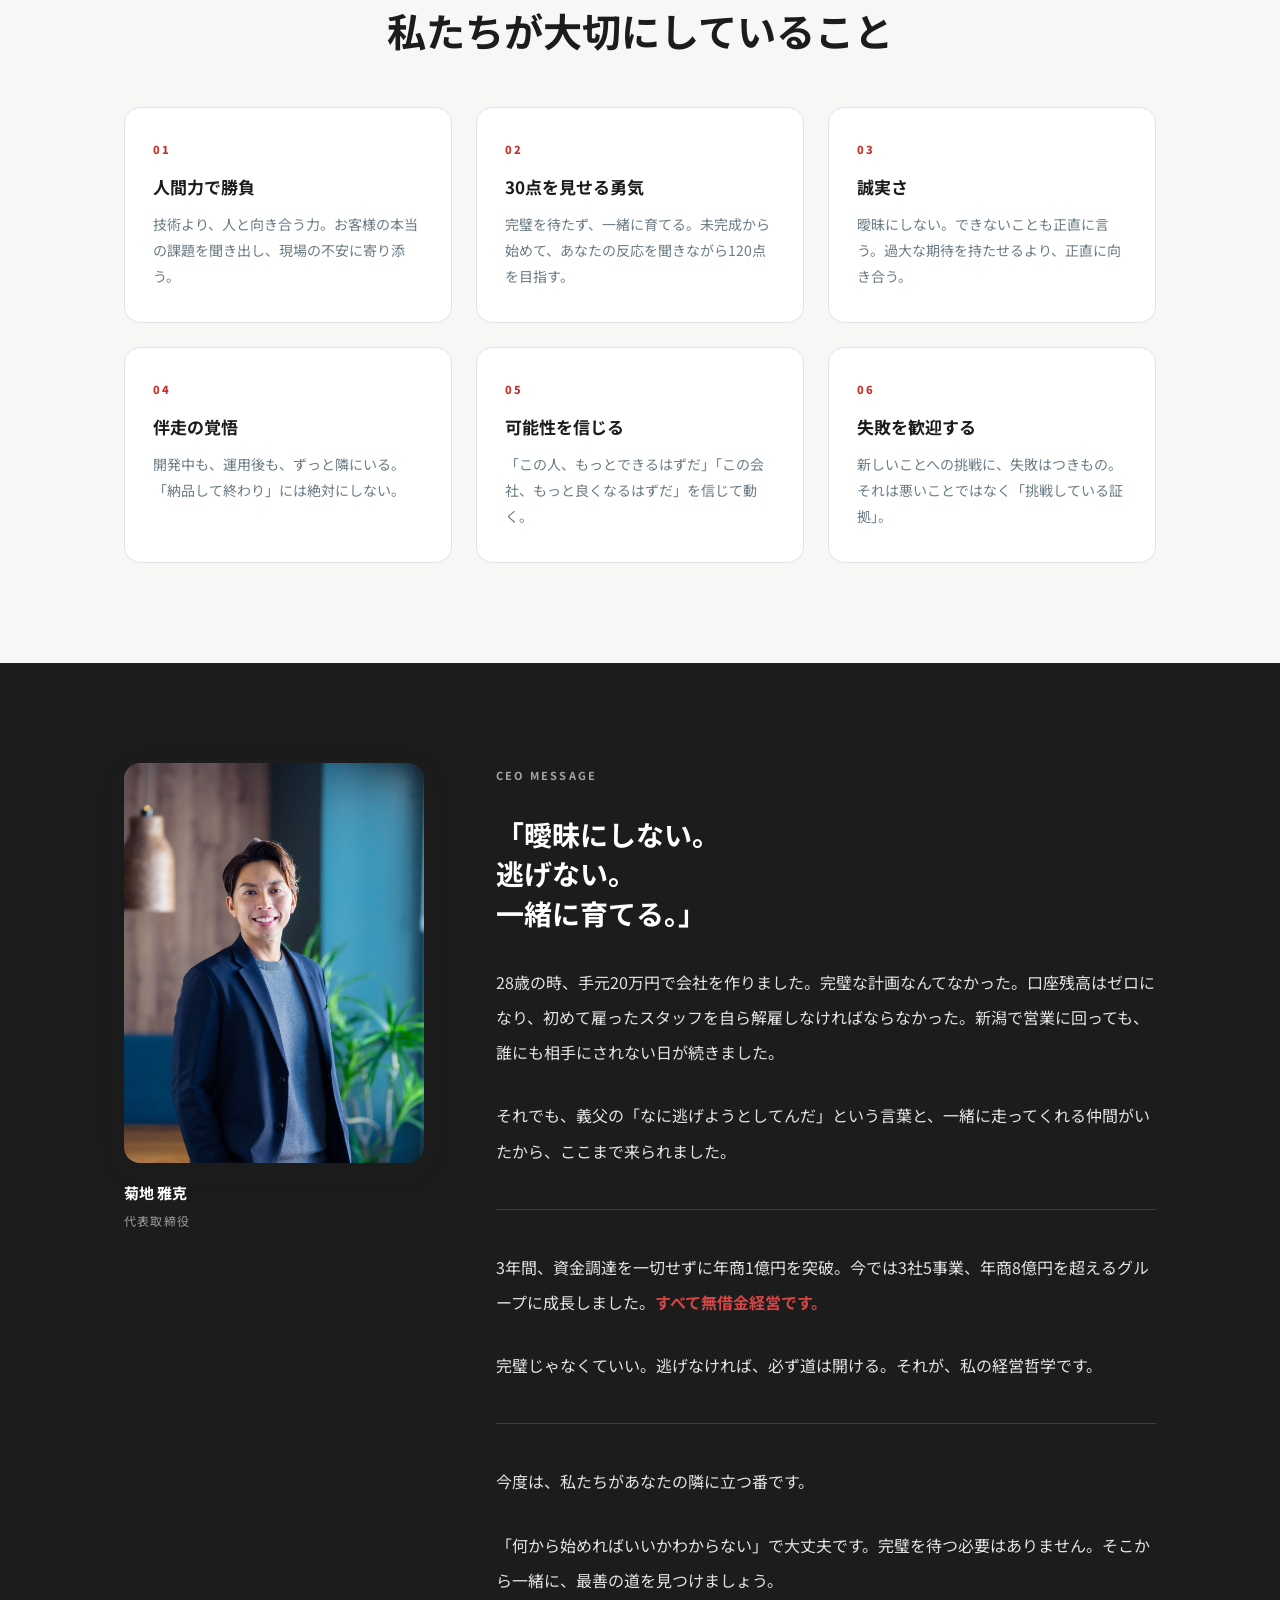
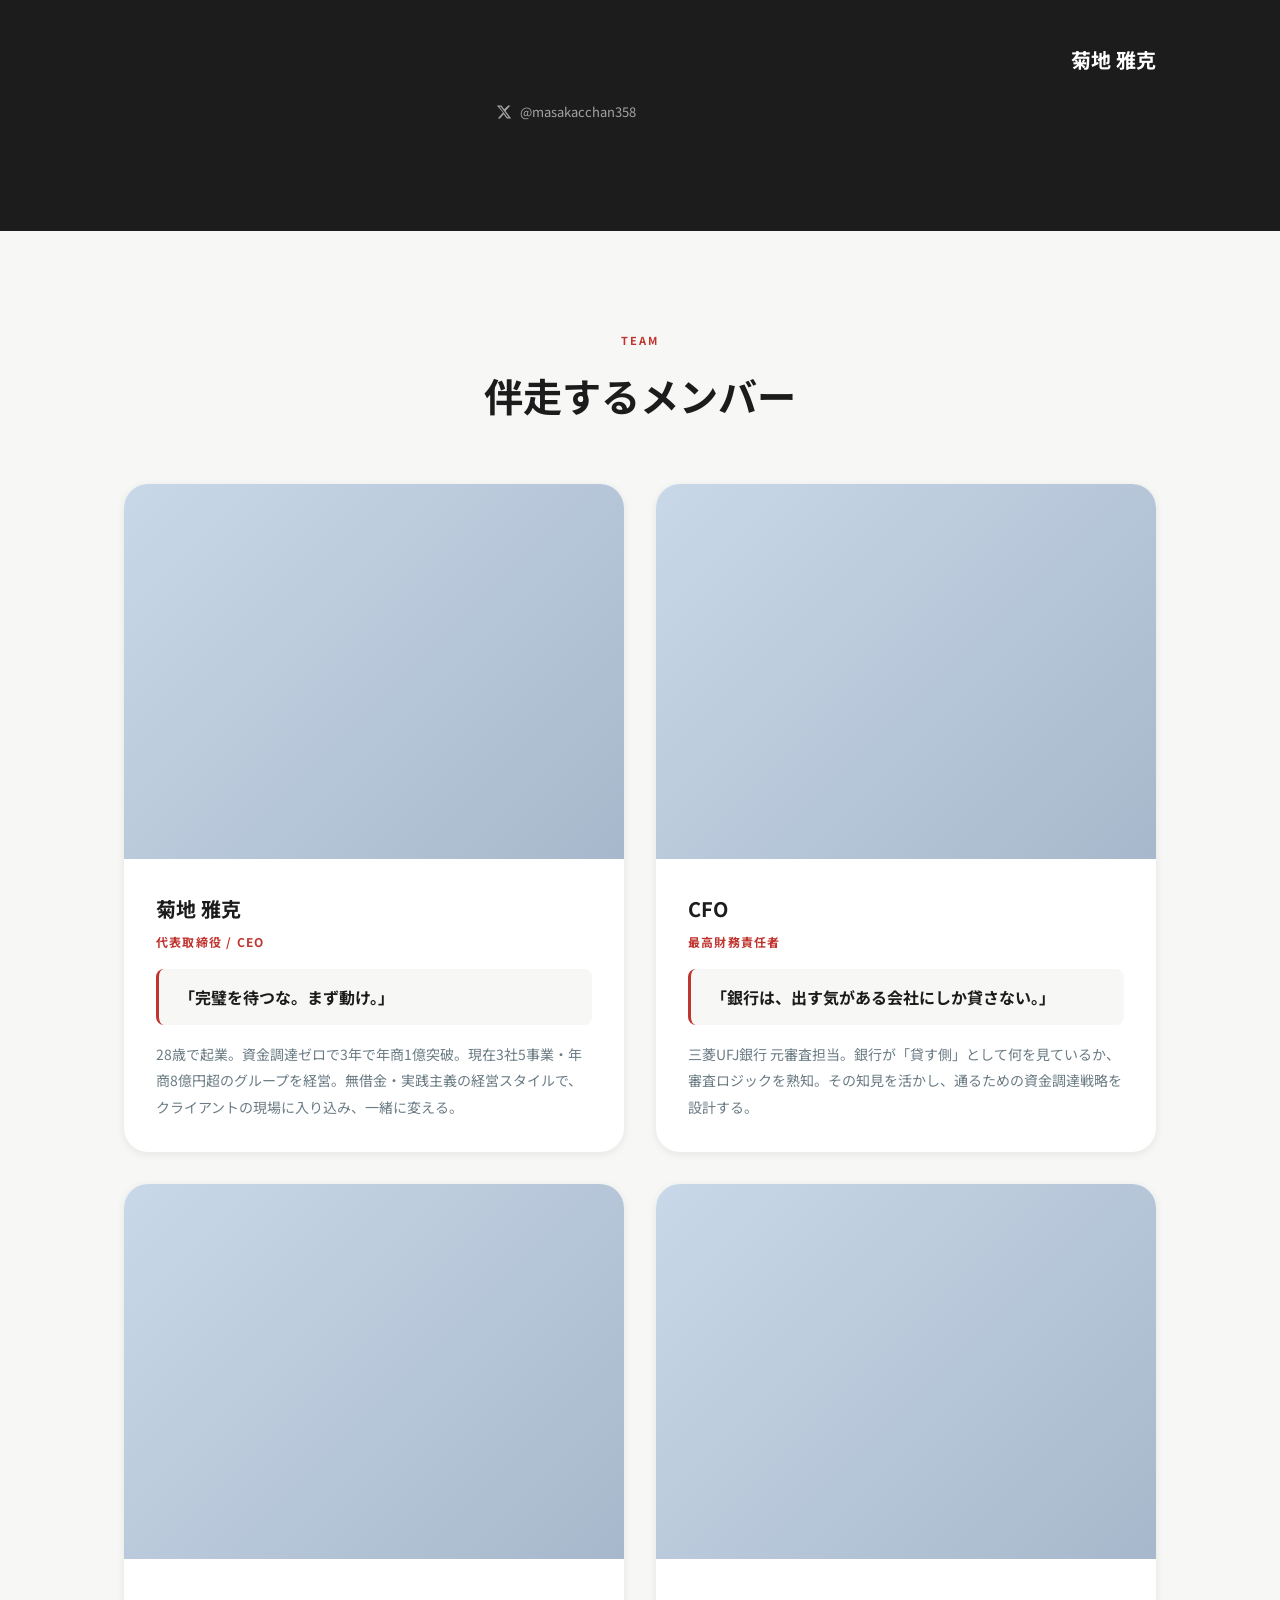
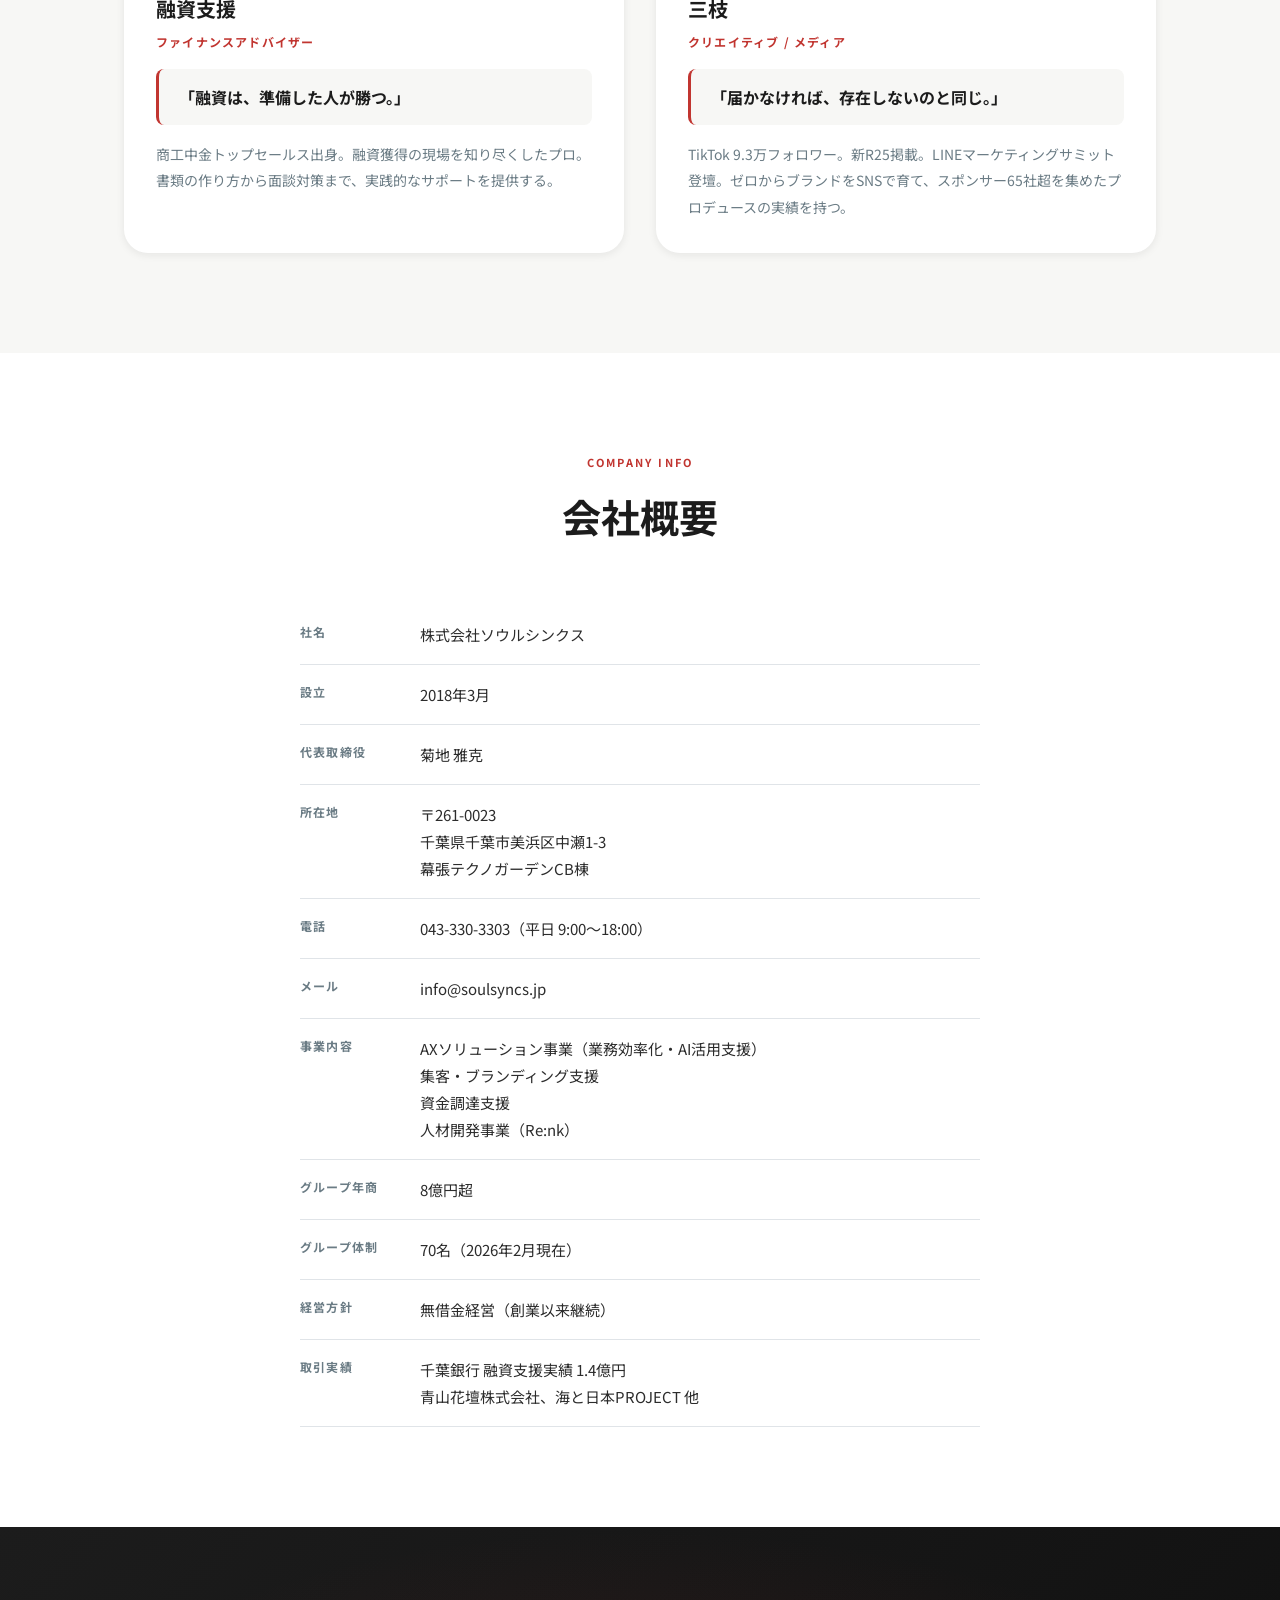
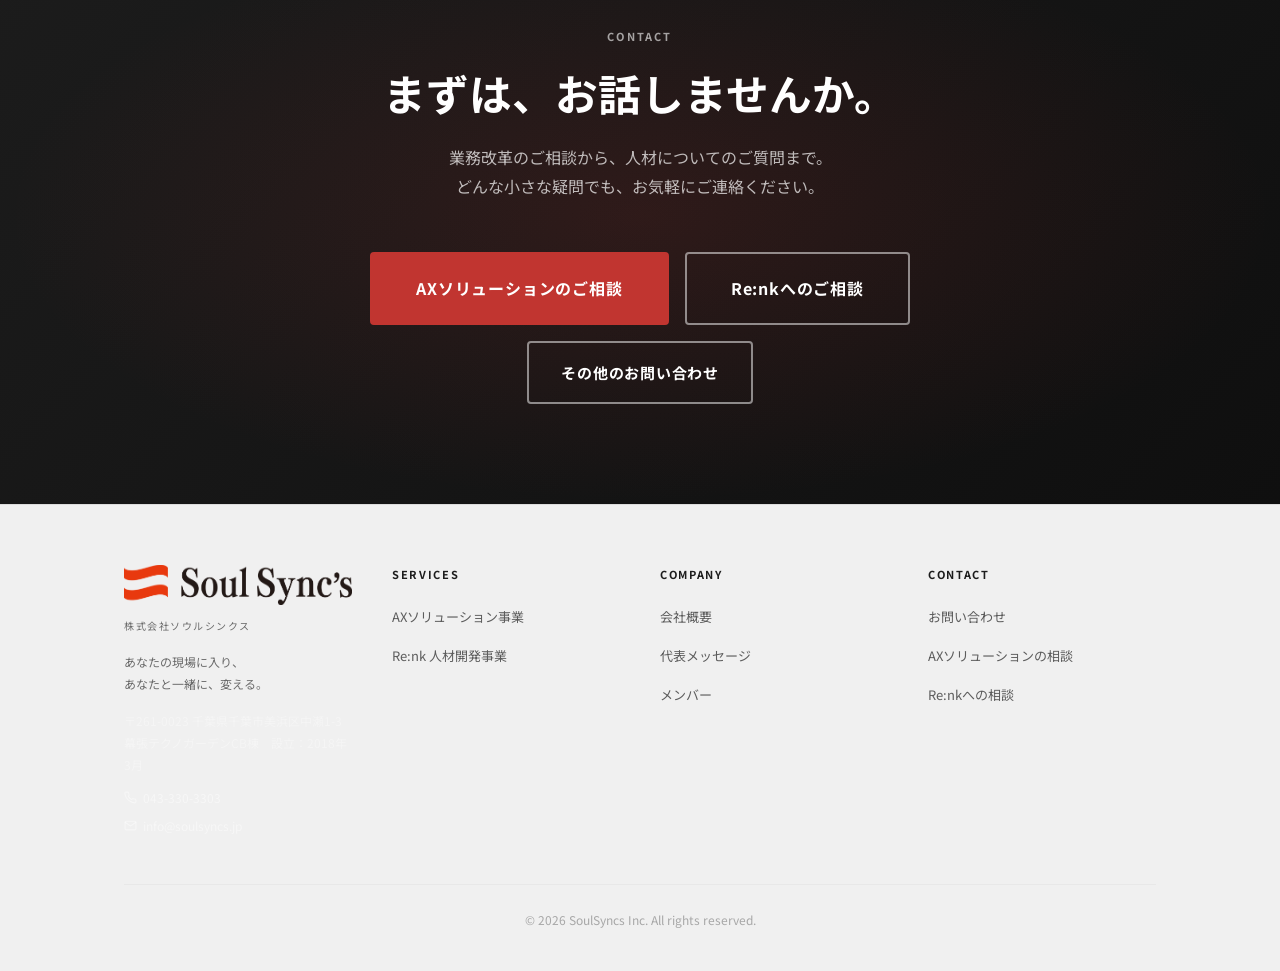
<file: about.html>
<!DOCTYPE html>
<html lang="ja">
<head>
  <meta charset="UTF-8">
  <meta name="viewport" content="width=device-width, initial-scale=1.0">
  <title>会社概要 | 株式会社ソウルシンクス</title>
  <meta name="description" content="株式会社ソウルシンクスの会社概要・代表メッセージ・チームメンバーを紹介します。千葉発、3社5事業・年商8億円超を経営する実践型の経営支援会社です。">
  <link rel="stylesheet" href="css/style.css">
  <style>
    .hero-animate { opacity:0; transform:translateY(30px); transition:opacity .8s ease,transform .8s ease; }

    /* KEY NUMBERS */
    .about-numbers {
      display: grid;
      grid-template-columns: repeat(4, 1fr);
      gap: 0;
      border: 1px solid var(--border);
      border-radius: var(--radius-md);
      overflow: hidden;
      margin-top: 64px;
    }
    .about-num {
      padding: 36px 24px;
      text-align: center;
      border-right: 1px solid var(--border);
    }
    .about-num:last-child { border-right: none; }
    .about-num__val {
      font-size: clamp(24px, 2.8vw, 36px);
      font-weight: 900;
      color: var(--navy);
      letter-spacing: -0.02em;
      display: block;
      margin-bottom: 6px;
    }
    .about-num__label {
      font-size: 12px;
      color: var(--text-light);
      letter-spacing: 0.08em;
      line-height: 1.6;
    }
    @media (max-width: 640px) {
      .about-numbers { grid-template-columns: repeat(2, 1fr); }
      .about-num:nth-child(2) { border-right: none; }
      .about-num:nth-child(1),
      .about-num:nth-child(2) { border-bottom: 1px solid var(--border); }
    }

    /* MISSION */
    .mission-statement {
      font-size: clamp(17px, 2vw, 22px);
      font-weight: 700;
      line-height: 1.9;
      color: var(--navy);
      text-align: center;
      max-width: 680px;
      margin: 0 auto 32px;
      padding: 48px;
      background: var(--white);
      border-radius: var(--radius-md);
      border-left: 4px solid var(--teal);
      box-shadow: var(--shadow-sm);
    }
    .mission-sub {
      font-size: 15px;
      color: var(--text-light);
      text-align: center;
      max-width: 560px;
      margin: 0 auto;
      line-height: 1.9;
    }

    /* VALUES */
    .values-grid {
      display: grid;
      grid-template-columns: repeat(3, 1fr);
      gap: 24px;
      margin-top: 48px;
    }
    .value-card {
      background: var(--white);
      border: 1px solid var(--border);
      border-radius: var(--radius-md);
      padding: 32px 28px;
      transition: var(--transition);
    }
    .value-card:hover { box-shadow: var(--shadow-md); transform: translateY(-3px); }
    .value-card__num {
      font-size: 11px;
      font-weight: 900;
      letter-spacing: 0.2em;
      color: var(--teal);
      margin-bottom: 12px;
    }
    .value-card__title {
      font-size: 17px;
      font-weight: 700;
      color: var(--navy);
      margin-bottom: 10px;
    }
    .value-card__desc {
      font-size: 14px;
      color: var(--text-light);
      line-height: 1.85;
    }
    @media (max-width: 768px) { .values-grid { grid-template-columns: 1fr 1fr; } }
    @media (max-width: 480px) { .values-grid { grid-template-columns: 1fr; } }

    /* TEAM */
    .team-grid { display:grid; grid-template-columns:repeat(2,1fr); gap:32px; margin-top:60px; }
    .team-card { background:var(--white); border-radius:var(--radius-lg); overflow:hidden; box-shadow:var(--shadow-sm); transition:var(--transition); }
    .team-card:hover { transform:translateY(-6px); box-shadow:var(--shadow-lg); }
    .team-card__photo { aspect-ratio:4/3; background:linear-gradient(135deg,#c8d8e8,#a8b8cc); position:relative; overflow:hidden; }
    .team-card__photo img { width:100%;height:100%;object-fit:cover; }
    .team-card__body { padding:32px; }
    .team-card__name { font-size:20px;font-weight:700;color:var(--navy);margin-bottom:4px; }
    .team-card__role { font-size:12px;font-weight:700;letter-spacing:.1em;color:var(--teal);margin-bottom:16px; }
    .team-card__quote { font-size:16px;font-weight:700;color:var(--navy);line-height:1.5;padding:16px 20px;background:var(--bg);border-radius:var(--radius-sm);margin-bottom:16px;border-left:3px solid var(--coral); }
    .team-card__story { font-size:14px;color:var(--text-light);line-height:1.9; }
    @media(max-width:768px){ .team-grid{grid-template-columns:1fr;} }

    /* HISTORY */
    .history-list {
      display: flex;
      flex-direction: column;
      gap: 0;
      max-width: 720px;
      margin: 48px auto 0;
      position: relative;
    }
    .history-list::before {
      content: '';
      position: absolute;
      left: 64px;
      top: 12px;
      bottom: 12px;
      width: 2px;
      background: var(--border);
    }
    .history-item {
      display: grid;
      grid-template-columns: 80px 1fr;
      gap: 24px;
      padding: 20px 0;
      align-items: flex-start;
    }
    .history-item__year {
      font-size: 13px;
      font-weight: 700;
      color: var(--teal);
      text-align: right;
      padding-top: 2px;
    }
    .history-item__content {
      font-size: 14px;
      color: var(--text);
      line-height: 1.75;
      padding-left: 24px;
      border-left: none;
      position: relative;
    }
    .history-item__content::before {
      content: '';
      position: absolute;
      left: -5px;
      top: 6px;
      width: 10px;
      height: 10px;
      border-radius: 50%;
      background: var(--teal);
    }
    .history-item__title {
      font-weight: 700;
      color: var(--navy);
      margin-bottom: 2px;
    }
  </style>
</head>
<body>

<!-- NAV -->
<nav class="nav">
  <div class="container">
    <div class="nav__inner">
      <a href="index.html" class="nav__logo">
        <img src="images/logo.png" alt="Soul Sync's 株式会社ソウルシンクス" class="nav__logo-img">
      </a>
      <ul class="nav__links">
        <li><a href="index.html" class="nav__link">トップ</a></li>
        <li><a href="ax.html" class="nav__link">AXソリューション</a></li>
        <li><a href="renk.html" class="nav__link">Re:nk</a></li>
        <li><a href="about.html" class="nav__link">会社概要</a></li>
        <li><a href="contact.html" class="nav__cta">お問い合わせ</a></li>
      </ul>
      <button class="nav__hamburger"><span></span><span></span><span></span></button>
    </div>
  </div>
</nav>

<!-- HERO -->
<section class="about-hero">
  <div class="container">
    <p class="section-label section-label--white hero-animate">ABOUT US</p>
    <h1 class="hero__title hero-animate" style="font-size:clamp(26px,calc(2.4vw + 12px),48px);">
      28歳、手元20万円で<br>起業した男が、<br><em>3社5事業・年商8億円超</em>を<br>作るまで。
    </h1>
    <p class="hero__company hero-animate" style="font-size:14px;letter-spacing:.15em;margin-top:8px;">千葉発、実践型の経営支援会社 — 株式会社ソウルシンクス</p>
  </div>
</section>

<!-- KEY NUMBERS -->
<section class="section" style="background:var(--white);padding-top:0;">
  <div class="container">
    <div class="about-numbers reveal">
      <div class="about-num">
        <span class="about-num__val">8億円超</span>
        <span class="about-num__label">グループ年商</span>
      </div>
      <div class="about-num">
        <span class="about-num__val">無借金</span>
        <span class="about-num__label">創業以来8年<br>無借金経営</span>
      </div>
      <div class="about-num">
        <span class="about-num__val">70名</span>
        <span class="about-num__label">グループ<br>体制</span>
      </div>
      <div class="about-num">
        <span class="about-num__val">2018年</span>
        <span class="about-num__label">設立<br>千葉県</span>
      </div>
    </div>
  </div>
</section>

<!-- MISSION -->
<section class="section about-section" style="background:var(--bg);">
  <div class="container">
    <div class="reveal" style="text-align:center;margin-bottom:48px;">
      <p class="section-label">MISSION</p>
      <h2 class="section-title">私たちの存在意義</h2>
    </div>
    <div class="reveal">
      <div class="mission-statement">
        「人でなくてもできることは全部テクノロジーに任せ、<br>
        人にしかできないことに人が集中できる状態を作る」
      </div>
      <p class="mission-sub">
        AIや業務改善で「雑務」をなくし、人が本来の力を発揮できる環境をつくる。<br>
        これがソウルシンクスの、すべての判断基準です。
      </p>
    </div>

    <!-- VALUES -->
    <div style="padding-top:80px;">
      <div class="reveal" style="text-align:center;margin-bottom:8px;">
        <p class="section-label">OUR VALUES</p>
        <h2 class="section-title">私たちが大切にしていること</h2>
      </div>
      <div class="values-grid">
        <div class="value-card reveal delay-1">
          <div class="value-card__num">01</div>
          <div class="value-card__title">人間力で勝負</div>
          <div class="value-card__desc">技術より、人と向き合う力。お客様の本当の課題を聞き出し、現場の不安に寄り添う。</div>
        </div>
        <div class="value-card reveal delay-2">
          <div class="value-card__num">02</div>
          <div class="value-card__title">30点を見せる勇気</div>
          <div class="value-card__desc">完璧を待たず、一緒に育てる。未完成から始めて、あなたの反応を聞きながら120点を目指す。</div>
        </div>
        <div class="value-card reveal delay-3">
          <div class="value-card__num">03</div>
          <div class="value-card__title">誠実さ</div>
          <div class="value-card__desc">曖昧にしない。できないことも正直に言う。過大な期待を持たせるより、正直に向き合う。</div>
        </div>
        <div class="value-card reveal delay-1">
          <div class="value-card__num">04</div>
          <div class="value-card__title">伴走の覚悟</div>
          <div class="value-card__desc">開発中も、運用後も、ずっと隣にいる。「納品して終わり」には絶対にしない。</div>
        </div>
        <div class="value-card reveal delay-2">
          <div class="value-card__num">05</div>
          <div class="value-card__title">可能性を信じる</div>
          <div class="value-card__desc">「この人、もっとできるはずだ」「この会社、もっと良くなるはずだ」を信じて動く。</div>
        </div>
        <div class="value-card reveal delay-3">
          <div class="value-card__num">06</div>
          <div class="value-card__title">失敗を歓迎する</div>
          <div class="value-card__desc">新しいことへの挑戦に、失敗はつきもの。それは悪いことではなく「挑戦している証拠」。</div>
        </div>
      </div>
    </div>
  </div>
</section>

<!-- CEO MESSAGE -->
<section class="section section--dark" id="ceo">
  <div class="container">
    <div class="ceo-full__inner">
      <div class="ceo-full__photo reveal reveal-left">
        <div class="ceo-full__photo-img"></div>
        <div class="ceo-full__name">菊地 雅克</div>
        <div class="ceo-full__role">代表取締役</div>
      </div>
      <div class="ceo-full__message reveal reveal-right">
        <p class="section-label section-label--white">CEO MESSAGE</p>
        <h3>「曖昧にしない。<br>逃げない。<br>一緒に育てる。」</h3>
        <p>28歳の時、手元20万円で会社を作りました。完璧な計画なんてなかった。口座残高はゼロになり、初めて雇ったスタッフを自ら解雇しなければならなかった。新潟で営業に回っても、誰にも相手にされない日が続きました。</p>
        <p>それでも、義父の「なに逃げようとしてんだ」という言葉と、一緒に走ってくれる仲間がいたから、ここまで来られました。</p>
        <hr>
        <p>3年間、資金調達を一切せずに年商1億円を突破。今では3社5事業、年商8億円を超えるグループに成長しました。<span class="highlight">すべて無借金経営です。</span></p>
        <p>完璧じゃなくていい。逃げなければ、必ず道は開ける。それが、私の経営哲学です。</p>
        <hr>
        <p>今度は、私たちがあなたの隣に立つ番です。</p>
        <p>「何から始めればいいかわからない」で大丈夫です。完璧を待つ必要はありません。そこから一緒に、最善の道を見つけましょう。</p>
        <div class="ceo-full__sig">菊地 雅克</div>
        <a href="https://x.com/masakacchan358" target="_blank" rel="noopener" style="display:inline-flex;align-items:center;gap:8px;font-size:13px;color:rgba(255,255,255,0.6);margin-top:16px;transition:color 0.2s;" onmouseover="this.style.color='#fff'" onmouseout="this.style.color='rgba(255,255,255,0.6)'">
          <svg width="16" height="16" viewBox="0 0 24 24" fill="currentColor"><path d="M18.244 2.25h3.308l-7.227 8.26 8.502 11.24H16.17l-4.714-6.231-5.401 6.231H2.747l7.73-8.835L1.254 2.25H8.08l4.259 5.63zm-1.161 17.52h1.833L7.084 4.126H5.117z"/></svg>
          @masakacchan358
        </a>
      </div>
    </div>
  </div>
</section>

<!-- TEAM -->
<section class="section" style="background:var(--bg);" id="team">
  <div class="container">
    <div class="reveal" style="text-align:center;">
      <p class="section-label">TEAM</p>
      <h2 class="section-title">伴走するメンバー</h2>
    </div>
    <div class="team-grid">
      <div class="team-card reveal delay-1">
        <div class="team-card__photo"></div>
        <div class="team-card__body">
          <div class="team-card__name">菊地 雅克</div>
          <div class="team-card__role">代表取締役 / CEO</div>
          <div class="team-card__quote">「完璧を待つな。まず動け。」</div>
          <p class="team-card__story">28歳で起業。資金調達ゼロで3年で年商1億突破。現在3社5事業・年商8億円超のグループを経営。無借金・実践主義の経営スタイルで、クライアントの現場に入り込み、一緒に変える。</p>
        </div>
      </div>
      <div class="team-card reveal delay-2">
        <div class="team-card__photo"></div>
        <div class="team-card__body">
          <div class="team-card__name">CFO</div>
          <div class="team-card__role">最高財務責任者</div>
          <div class="team-card__quote">「銀行は、出す気がある会社にしか貸さない。」</div>
          <p class="team-card__story">三菱UFJ銀行 元審査担当。銀行が「貸す側」として何を見ているか、審査ロジックを熟知。その知見を活かし、通るための資金調達戦略を設計する。</p>
        </div>
      </div>
      <div class="team-card reveal delay-1">
        <div class="team-card__photo"></div>
        <div class="team-card__body">
          <div class="team-card__name">融資支援</div>
          <div class="team-card__role">ファイナンスアドバイザー</div>
          <div class="team-card__quote">「融資は、準備した人が勝つ。」</div>
          <p class="team-card__story">商工中金トップセールス出身。融資獲得の現場を知り尽くしたプロ。書類の作り方から面談対策まで、実践的なサポートを提供する。</p>
        </div>
      </div>
      <div class="team-card reveal delay-2">
        <div class="team-card__photo"></div>
        <div class="team-card__body">
          <div class="team-card__name">三枝</div>
          <div class="team-card__role">クリエイティブ / メディア</div>
          <div class="team-card__quote">「届かなければ、存在しないのと同じ。」</div>
          <p class="team-card__story">TikTok 9.3万フォロワー。新R25掲載。LINEマーケティングサミット登壇。ゼロからブランドをSNSで育て、スポンサー65社超を集めたプロデュースの実績を持つ。</p>
        </div>
      </div>
    </div>
  </div>
</section>

<!-- COMPANY INFO -->
<section class="section company-info">
  <div class="container">
    <div class="reveal" style="text-align:center;margin-bottom:60px;">
      <p class="section-label">COMPANY INFO</p>
      <h2 class="section-title">会社概要</h2>
    </div>
    <div style="max-width:680px;margin:0 auto;" class="reveal delay-1">
      <table class="company-info__table">
        <tr><th>社名</th><td>株式会社ソウルシンクス</td></tr>
        <tr><th>設立</th><td>2018年3月</td></tr>
        <tr><th>代表取締役</th><td>菊地 雅克</td></tr>
        <tr><th>所在地</th><td>〒261-0023<br>千葉県千葉市美浜区中瀬1-3<br>幕張テクノガーデンCB棟</td></tr>
        <tr><th>電話</th><td><a href="tel:0433303303" style="color:inherit;">043-330-3303</a>（平日 9:00〜18:00）</td></tr>
        <tr><th>メール</th><td><a href="mailto:info@soulsyncs.jp" style="color:inherit;">info@soulsyncs.jp</a></td></tr>
        <tr><th>事業内容</th><td>AXソリューション事業（業務効率化・AI活用支援）<br>集客・ブランディング支援<br>資金調達支援<br>人材開発事業（Re:nk）</td></tr>
        <tr><th>グループ年商</th><td>8億円超</td></tr>
        <tr><th>グループ体制</th><td>70名（2026年2月現在）</td></tr>
        <tr><th>経営方針</th><td>無借金経営（創業以来継続）</td></tr>
        <tr><th>取引実績</th><td>千葉銀行 融資支援実績 1.4億円<br>青山花壇株式会社、海と日本PROJECT 他</td></tr>
      </table>
    </div>
  </div>
</section>

<!-- CTA -->
<section class="section cta-section">
  <div class="container">
    <div class="cta-section__content reveal">
      <p class="section-label section-label--white">CONTACT</p>
      <h2 class="cta-section__title">まずは、お話しませんか。</h2>
      <p class="cta-section__desc">業務改革のご相談から、人材についてのご質問まで。<br>どんな小さな疑問でも、お気軽にご連絡ください。</p>
      <div class="cta-section__buttons">
        <div class="cta-row">
          <a href="contact.html?type=ax" class="btn btn--primary btn--lg">AXソリューションのご相談</a>
          <a href="contact.html?type=renk" class="btn btn--outline btn--lg">Re:nkへのご相談</a>
        </div>
        <a href="contact.html" class="btn btn--outline">その他のお問い合わせ</a>
      </div>
    </div>
  </div>
</section>

<!-- FOOTER -->
<footer class="footer">
  <div class="container">
    <div class="footer__inner">
      <div>
        <img src="images/logo.png" alt="Soul Sync's" class="footer__logo-img">
        <div class="footer__logo-sub">株式会社ソウルシンクス</div>
        <p class="footer__tagline">あなたの現場に入り、<br>あなたと一緒に、変える。</p>
        <address class="footer__address">〒261-0023 千葉県千葉市美浜区中瀬1-3<br>幕張テクノガーデンCB棟　設立：2018年3月</address>
        <div class="footer__contact-info">
          <a href="tel:0433303303" class="footer__contact-link">
            <svg width="13" height="13" viewBox="0 0 24 24" fill="none" stroke="currentColor" stroke-width="2" stroke-linecap="round" stroke-linejoin="round"><path d="M22 16.92v3a2 2 0 0 1-2.18 2 19.79 19.79 0 0 1-8.63-3.07A19.5 19.5 0 0 1 4.69 13a19.79 19.79 0 0 1-3.07-8.67A2 2 0 0 1 3.6 2h3a2 2 0 0 1 2 1.72c.127.96.361 1.903.7 2.81a2 2 0 0 1-.45 2.11L8.09 9.91a16 16 0 0 0 6 6l1.27-1.27a2 2 0 0 1 2.11-.45c.907.339 1.85.573 2.81.7A2 2 0 0 1 22 16.92z"/></svg>
            043-330-3303
          </a>
          <a href="mailto:info@soulsyncs.jp" class="footer__contact-link">
            <svg width="13" height="13" viewBox="0 0 24 24" fill="none" stroke="currentColor" stroke-width="2" stroke-linecap="round" stroke-linejoin="round"><path d="M4 4h16c1.1 0 2 .9 2 2v12c0 1.1-.9 2-2 2H4c-1.1 0-2-.9-2-2V6c0-1.1.9-2 2-2z"/><polyline points="22,6 12,13 2,6"/></svg>
            info@soulsyncs.jp
          </a>
        </div>
      </div>
      <div>
        <p class="footer__heading">SERVICES</p>
        <ul class="footer__links">
          <li><a href="ax.html" class="footer__link">AXソリューション事業</a></li>
          <li><a href="renk.html" class="footer__link">Re:nk 人材開発事業</a></li>
        </ul>
      </div>
      <div>
        <p class="footer__heading">COMPANY</p>
        <ul class="footer__links">
          <li><a href="about.html" class="footer__link">会社概要</a></li>
          <li><a href="about.html#ceo" class="footer__link">代表メッセージ</a></li>
          <li><a href="about.html#team" class="footer__link">メンバー</a></li>
        </ul>
      </div>
      <div>
        <p class="footer__heading">CONTACT</p>
        <ul class="footer__links">
          <li><a href="contact.html" class="footer__link">お問い合わせ</a></li>
          <li><a href="contact.html?type=ax" class="footer__link">AXソリューションの相談</a></li>
          <li><a href="contact.html?type=renk" class="footer__link">Re:nkへの相談</a></li>
        </ul>
      </div>
    </div>
    <div class="footer__bottom">
      <p>&copy; 2026 SoulSyncs Inc. All rights reserved.</p>
    </div>
  </div>
</footer>

<script src="js/main.js"></script>

<!-- 右下追随ソウルくん -->
<div class="soul-float" id="soulFloat">
  <div class="soul-float__bubble">無料相談受付中！</div>
  <a href="contact.html">
    <img src="images/soul-kun.png" alt="ソウルくん">
  </a>
</div>

</body>
</html>
</file>
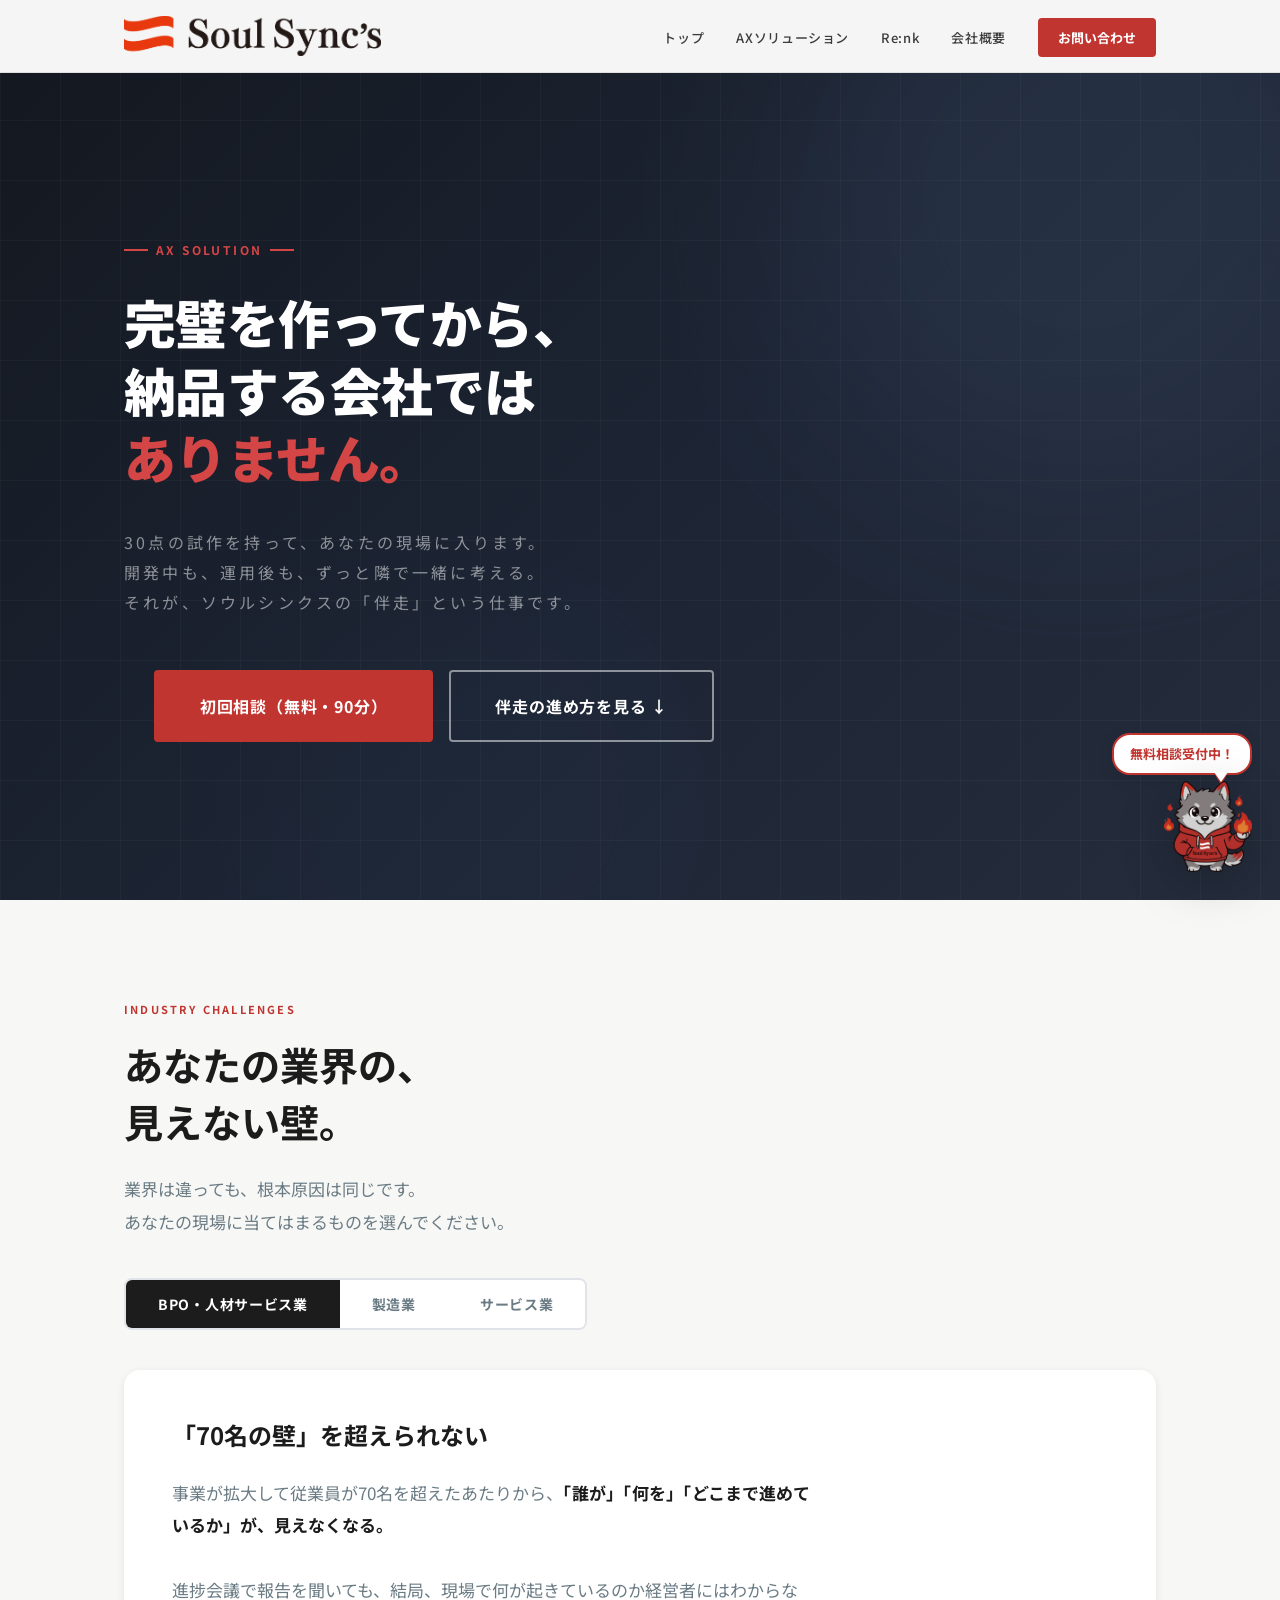
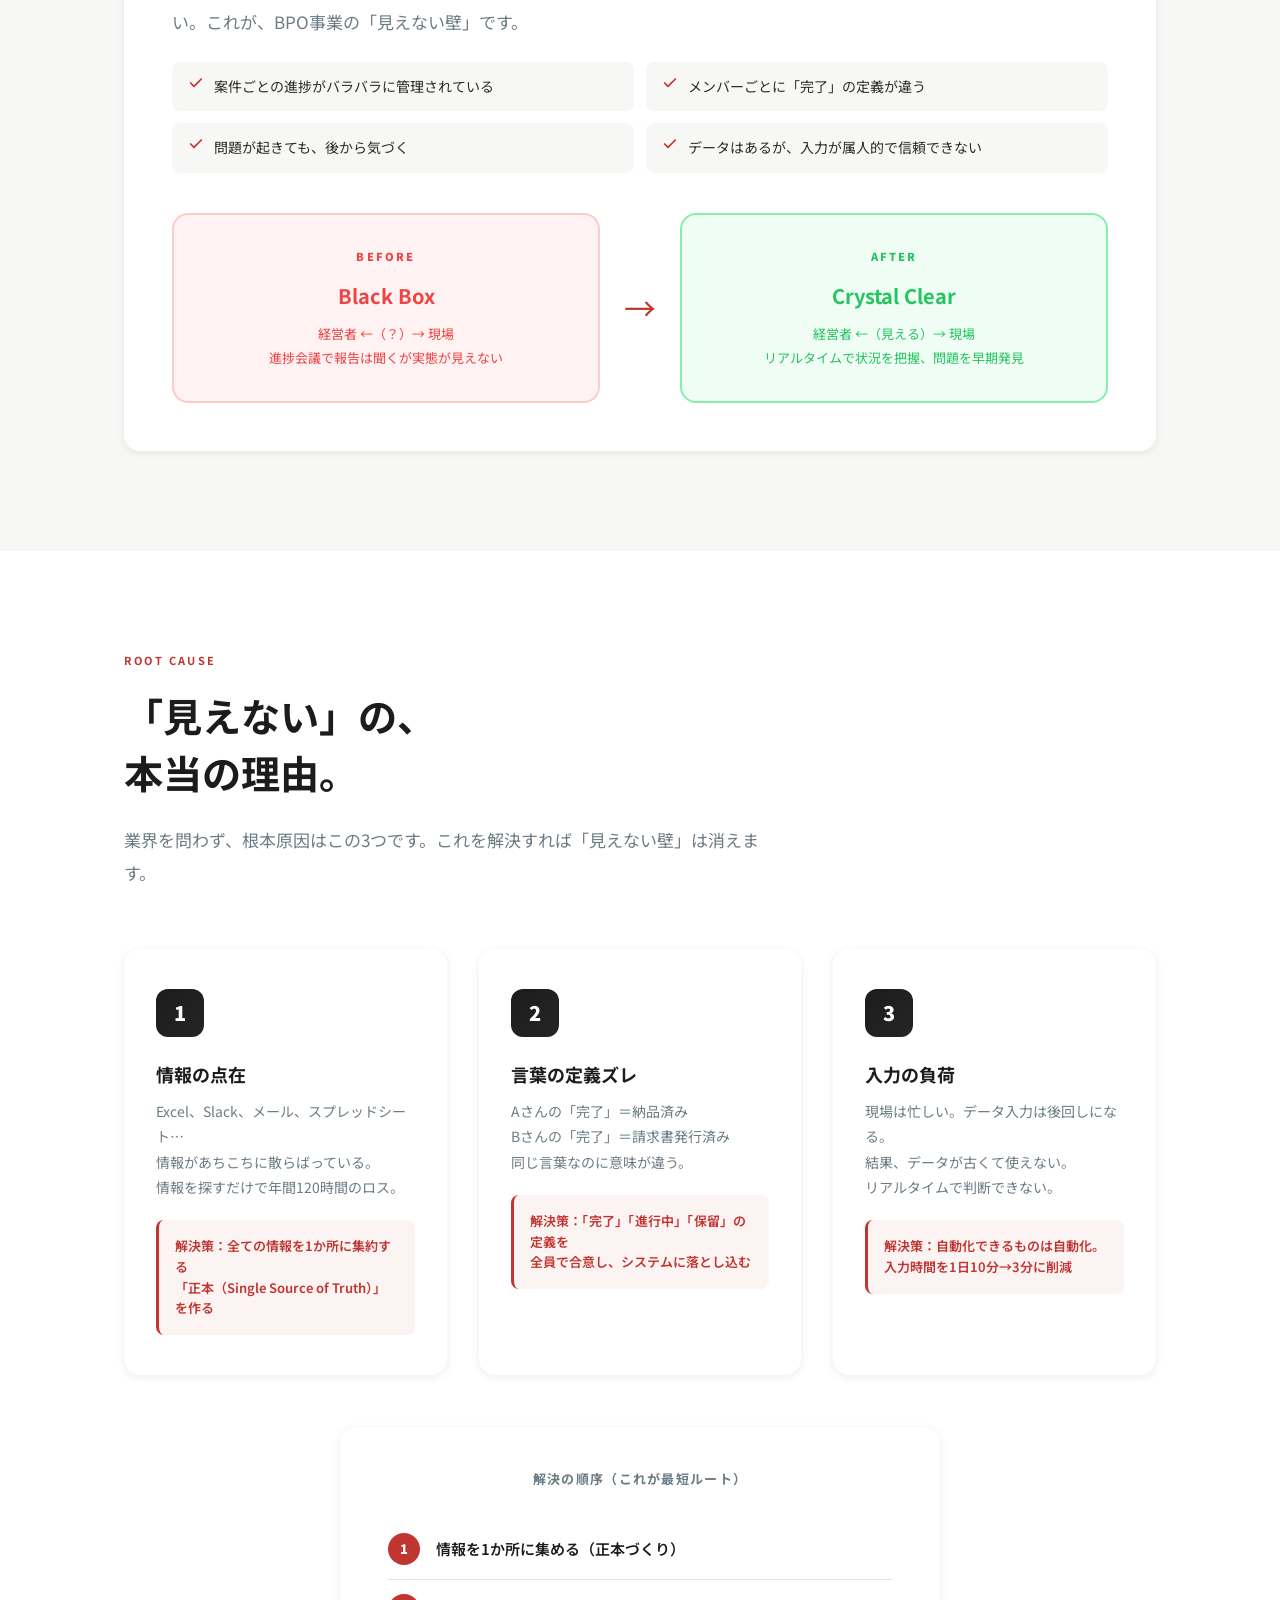
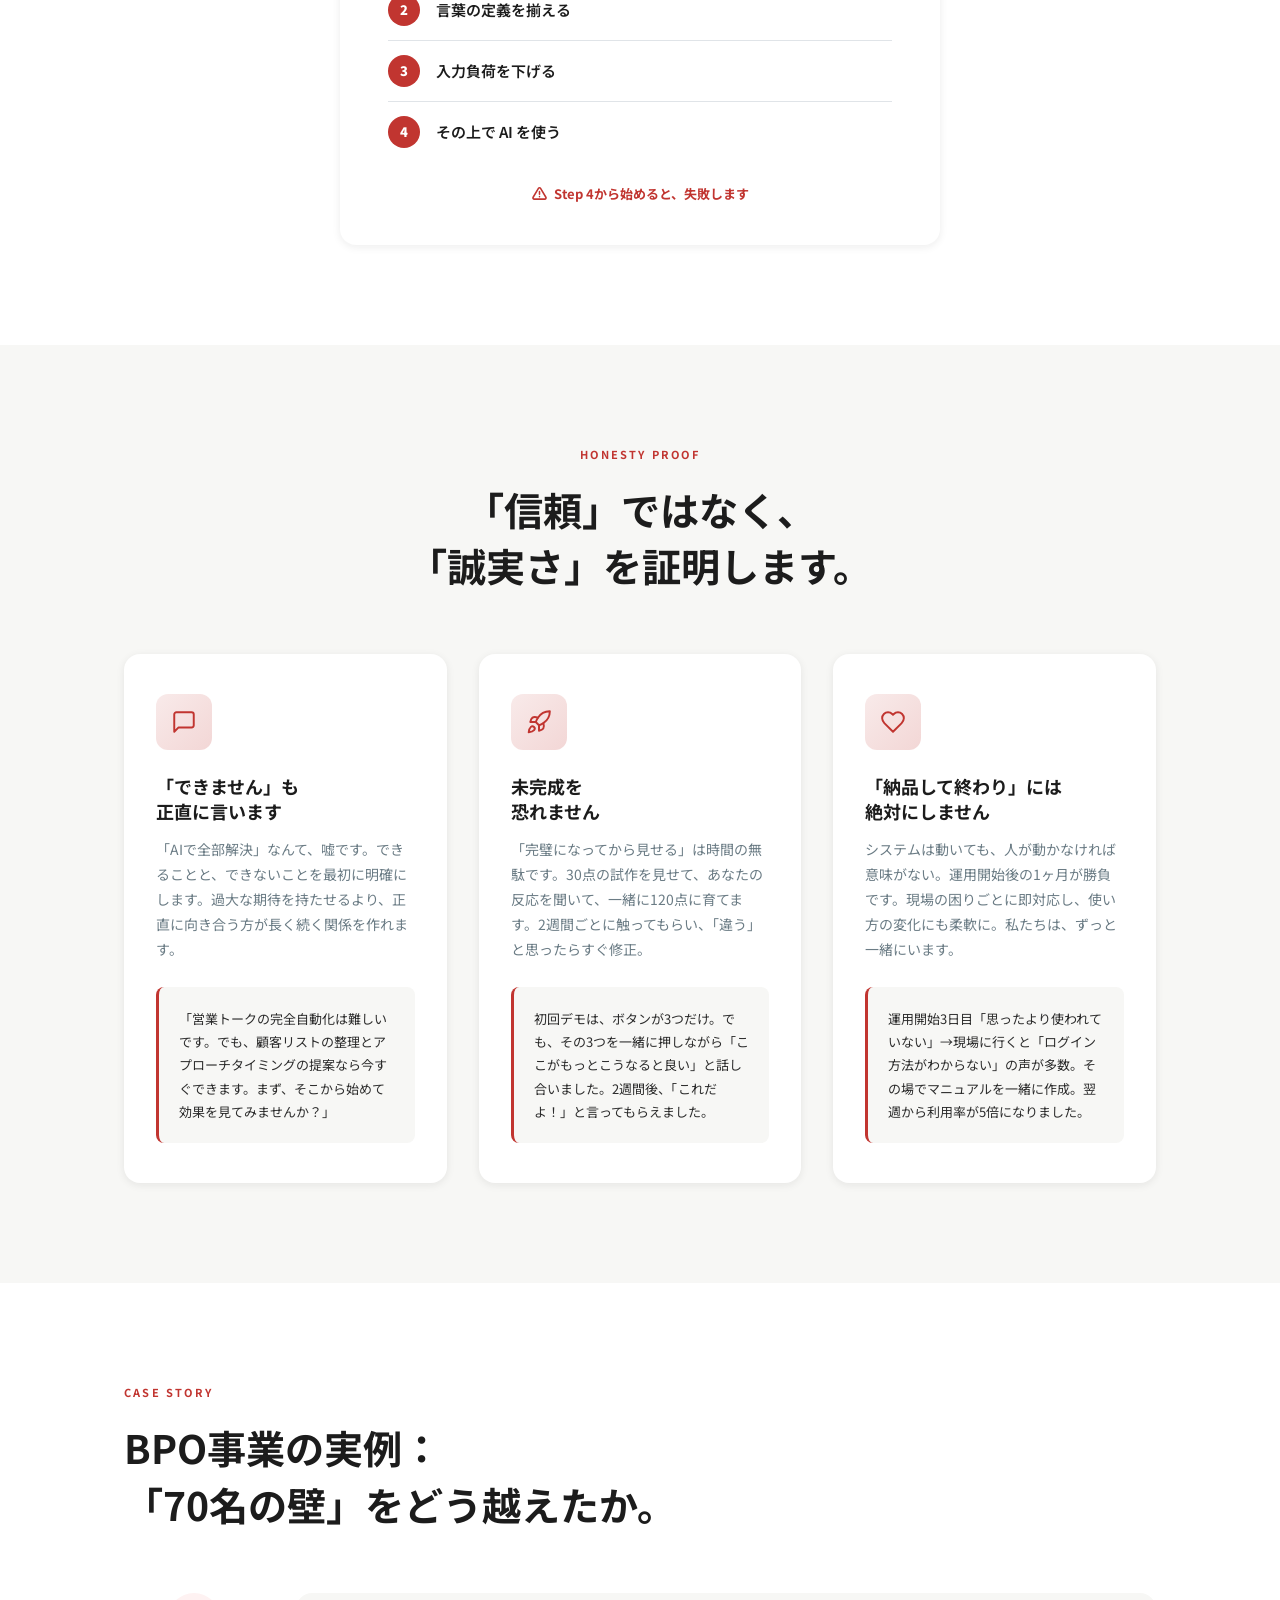
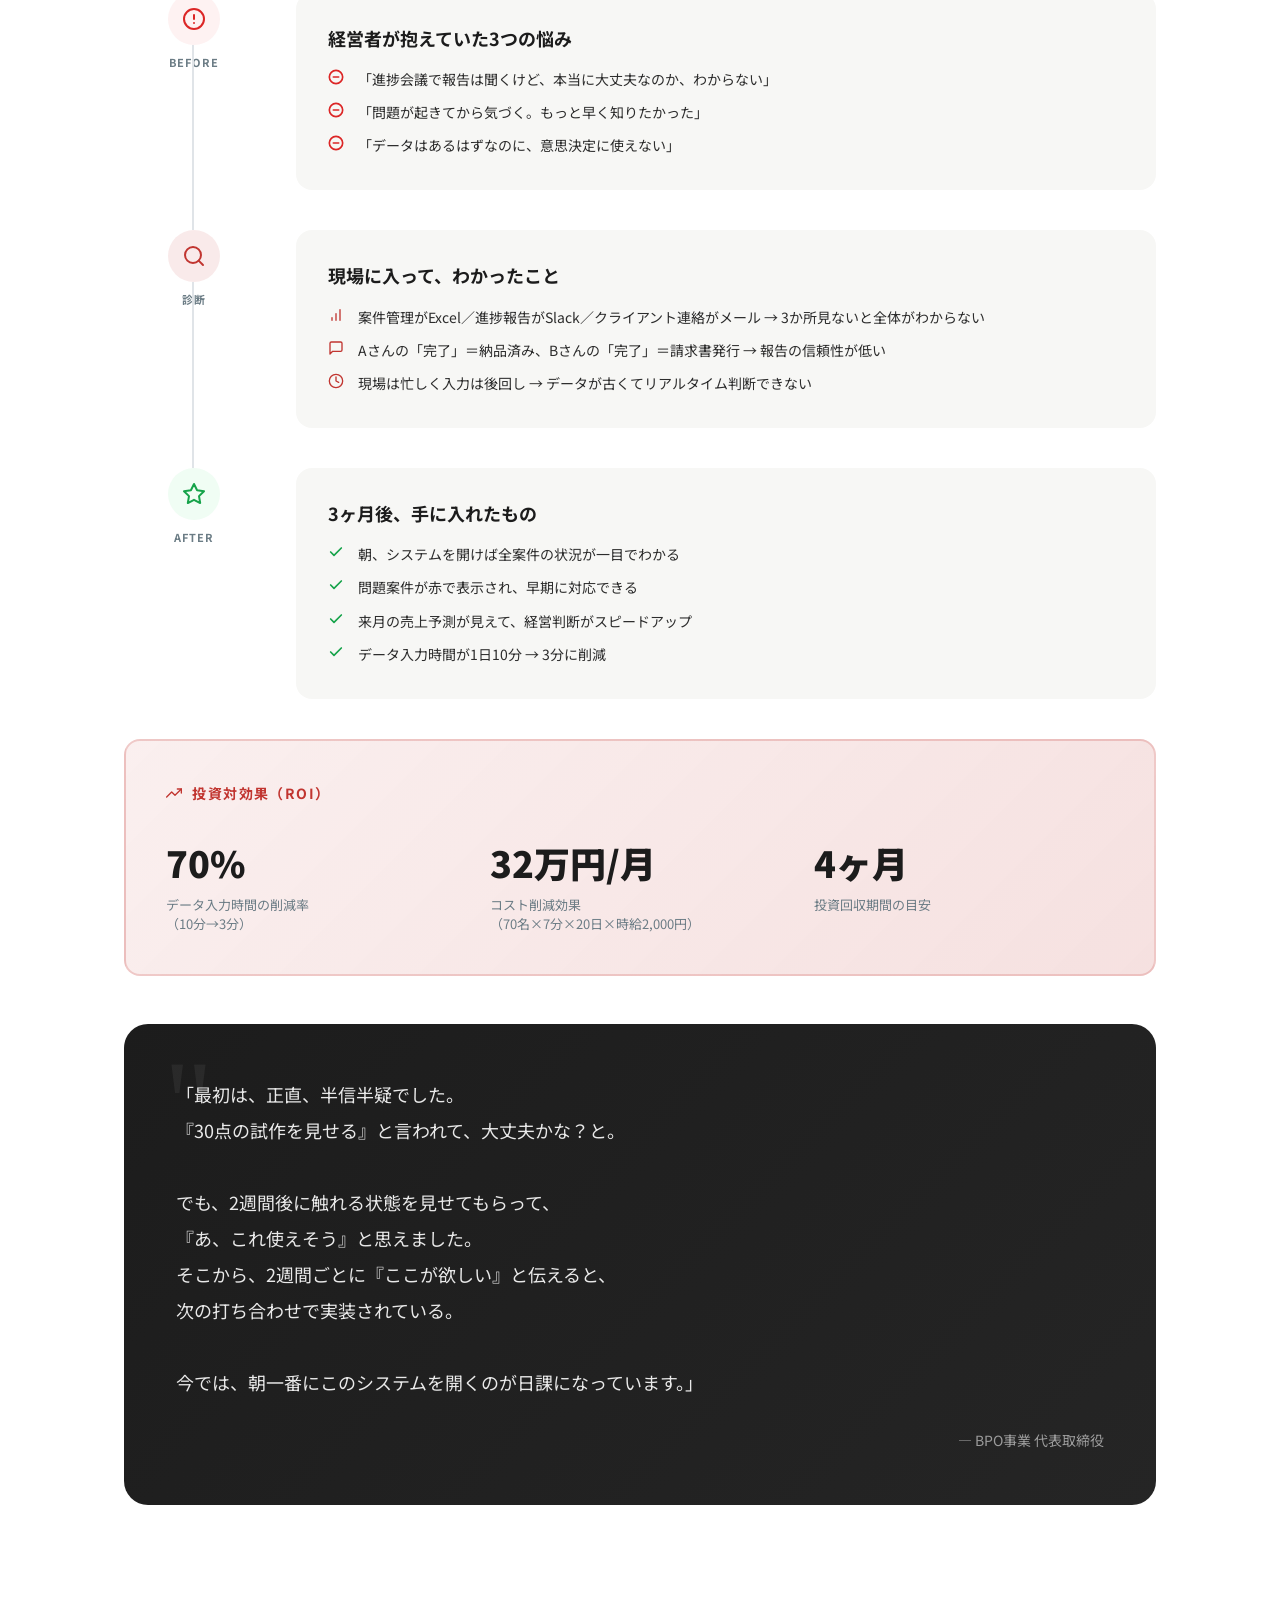
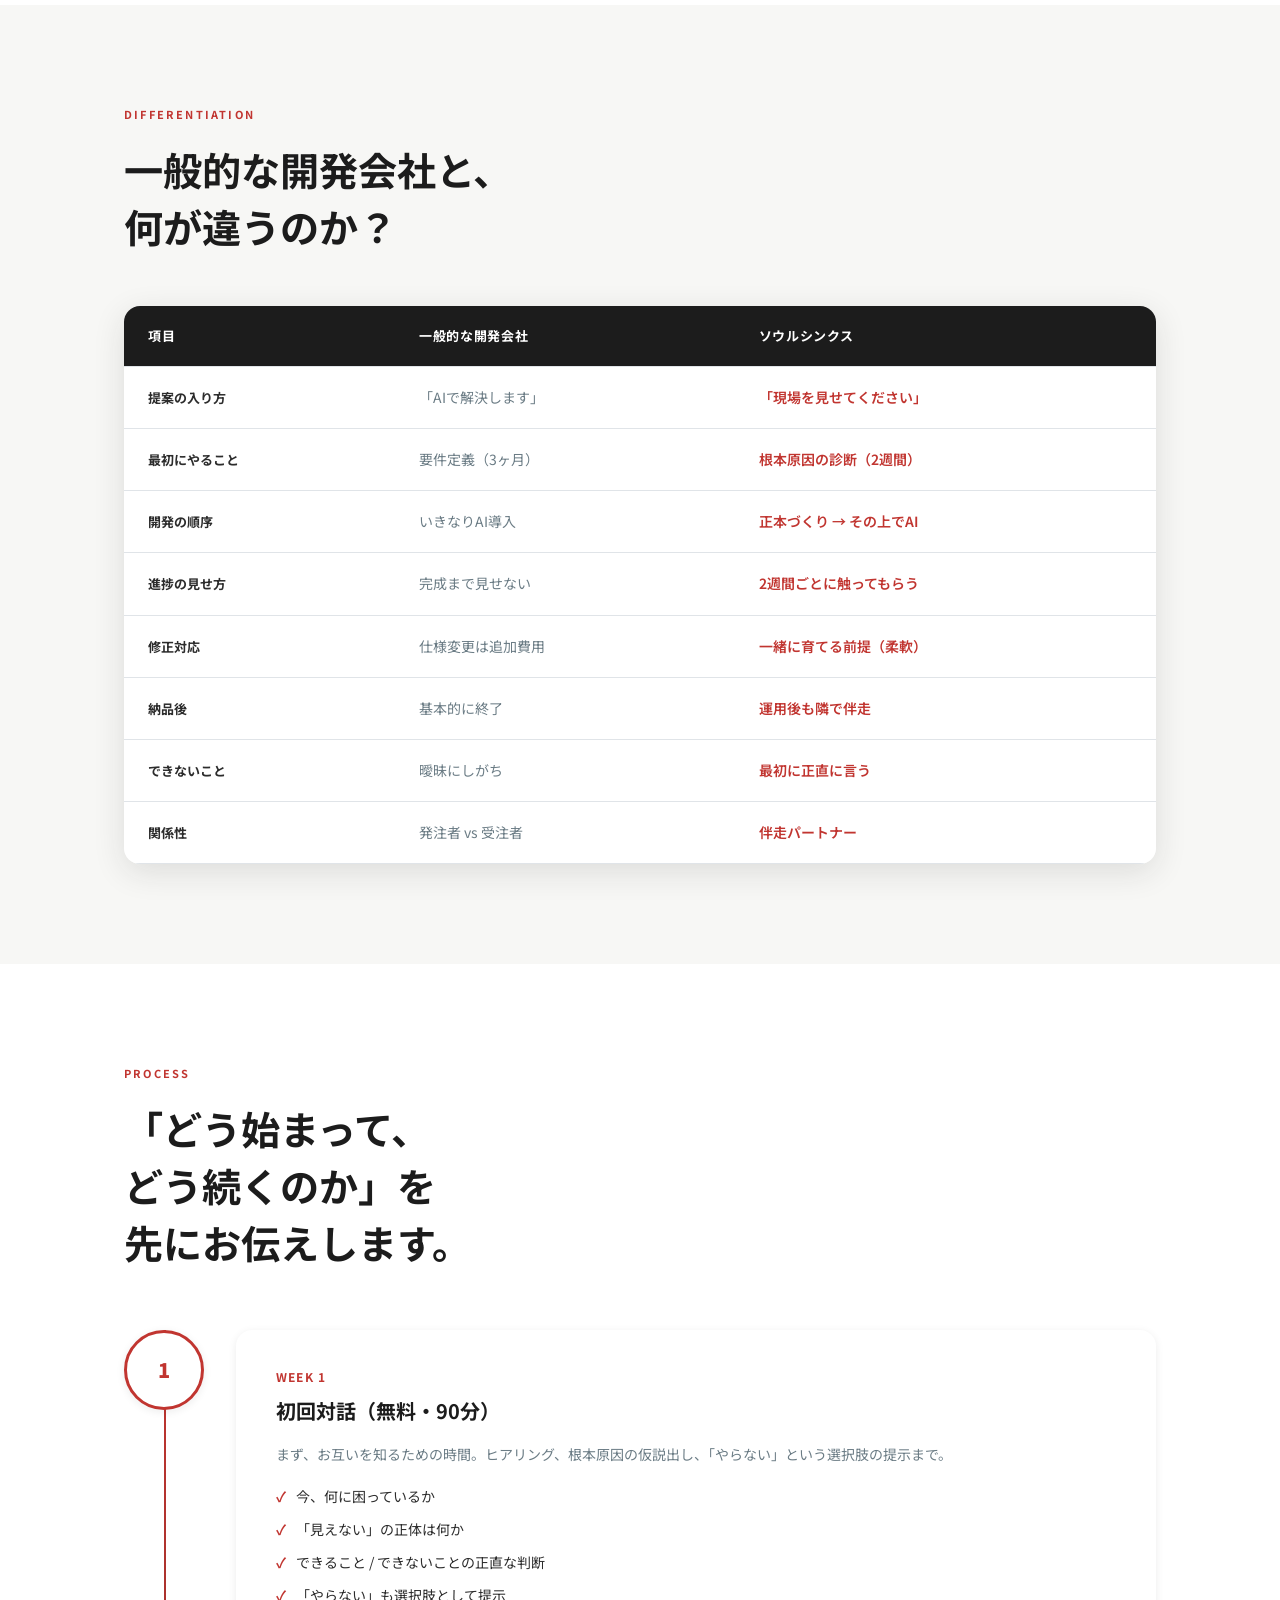
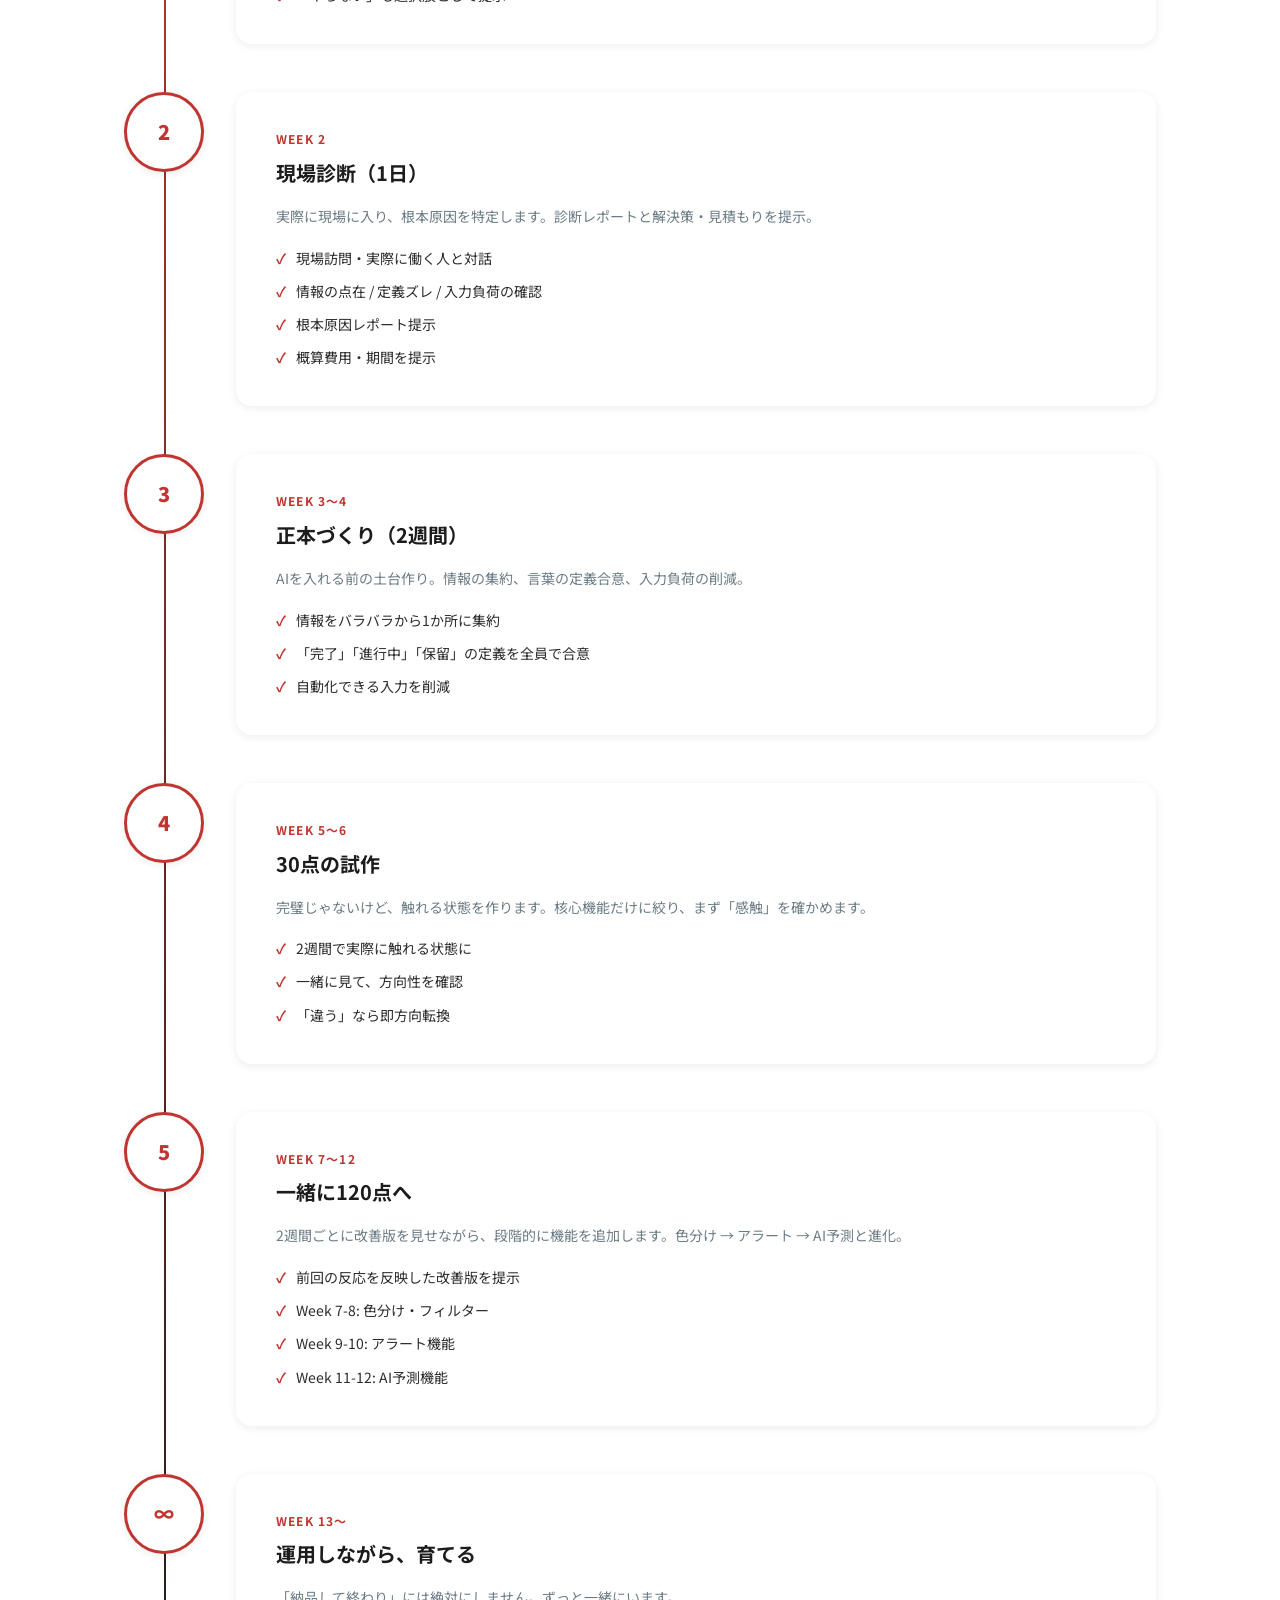
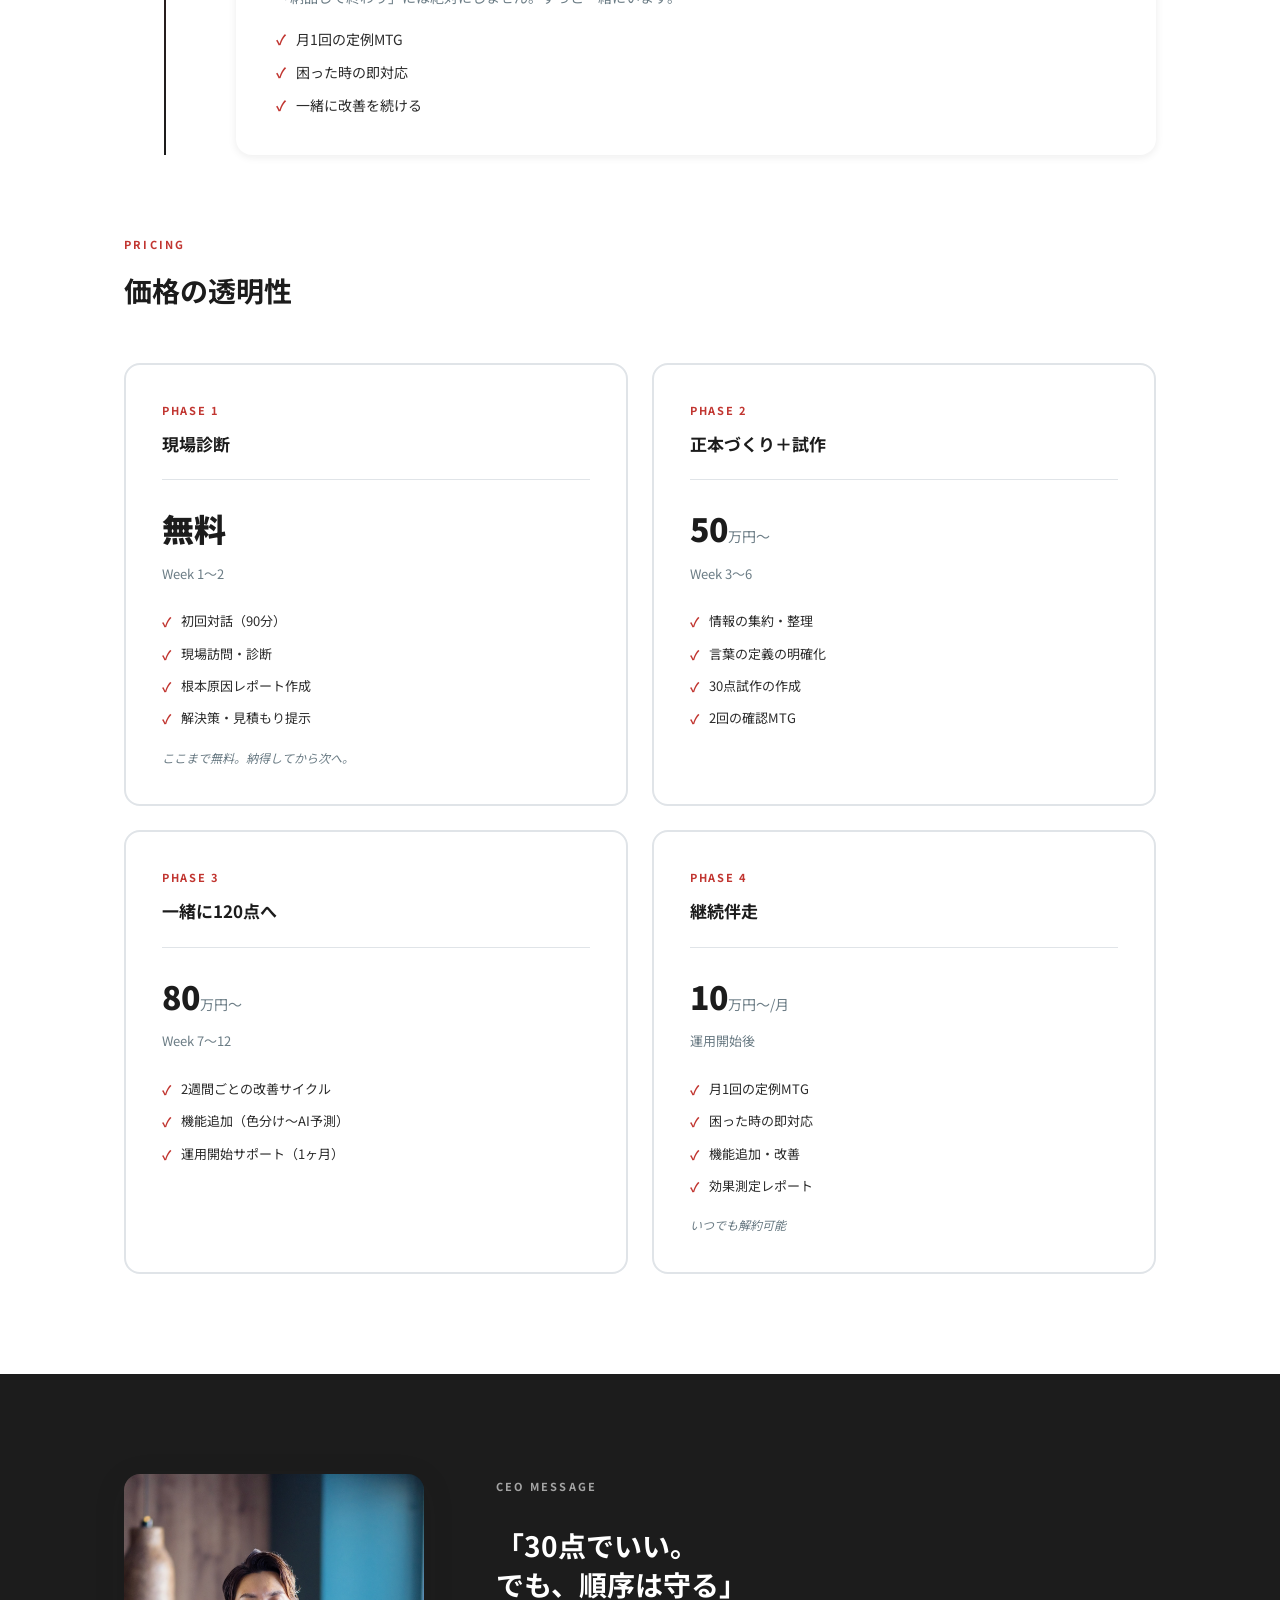
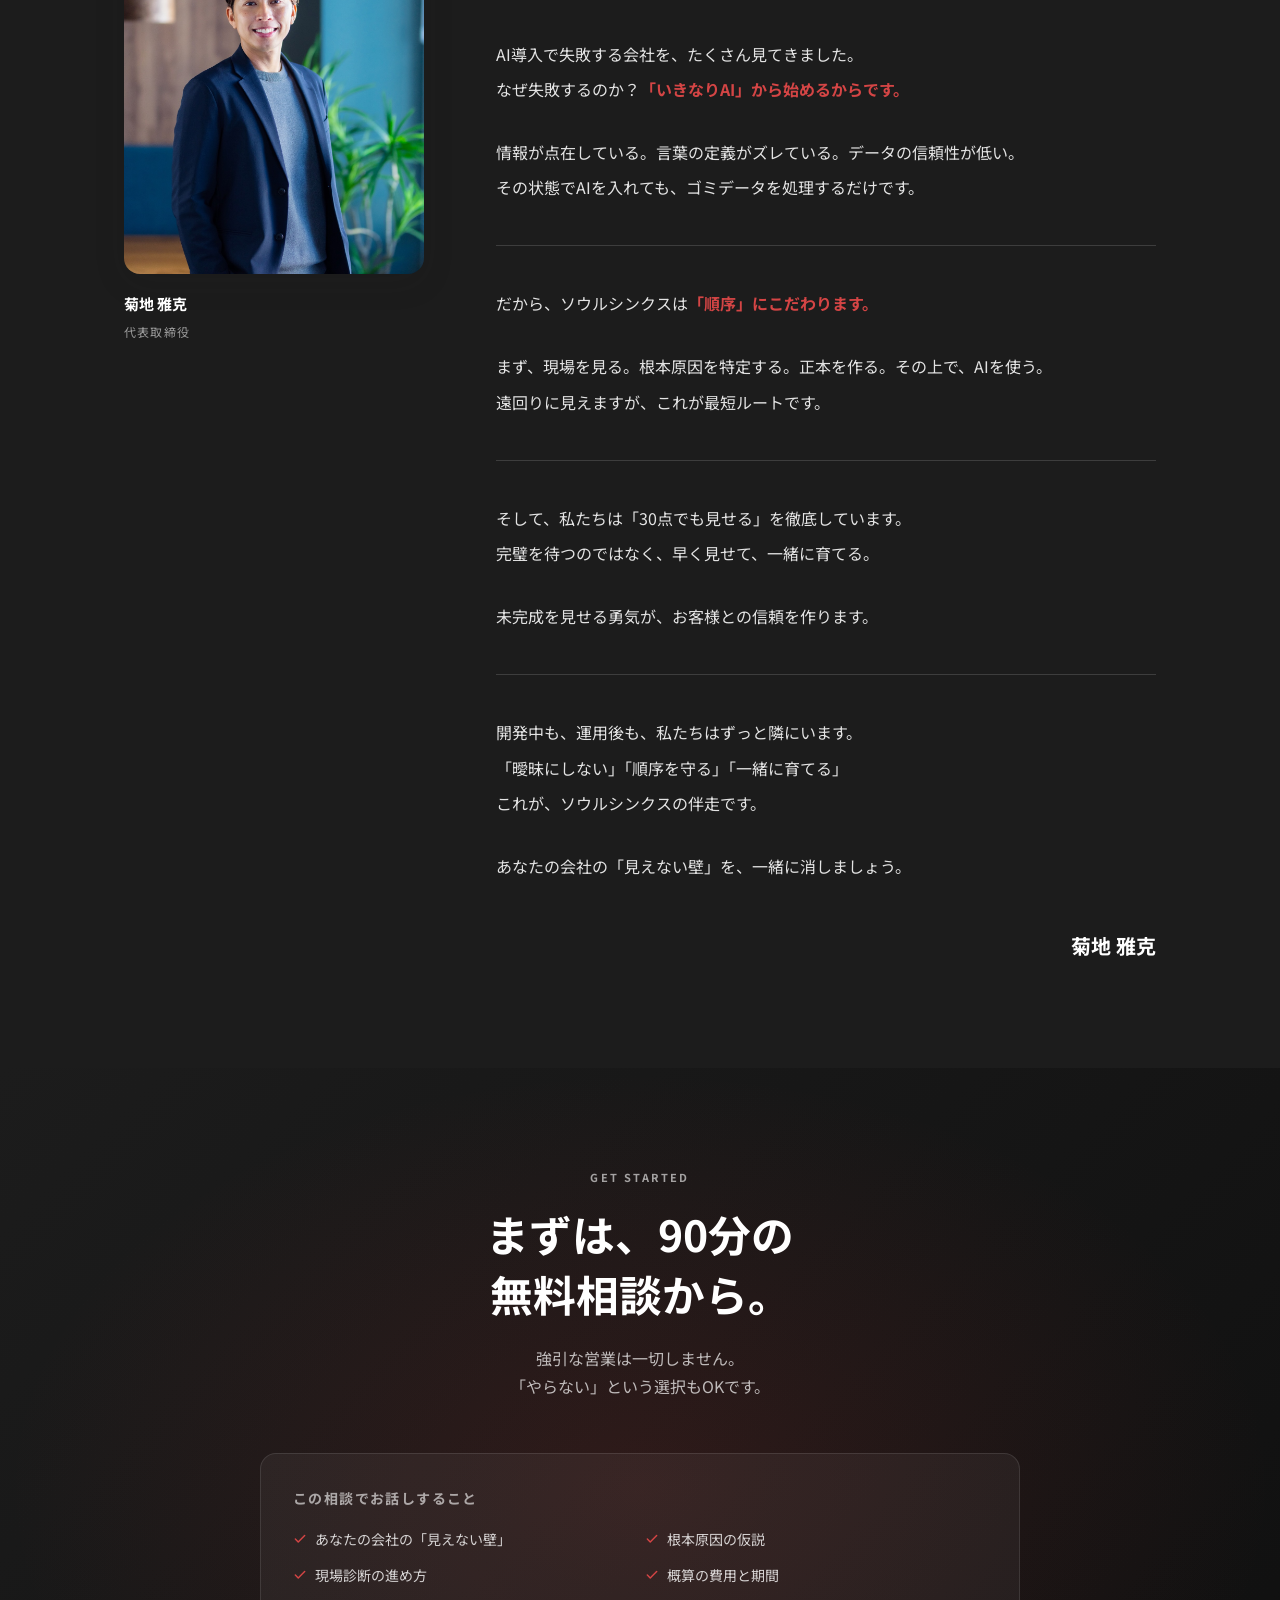
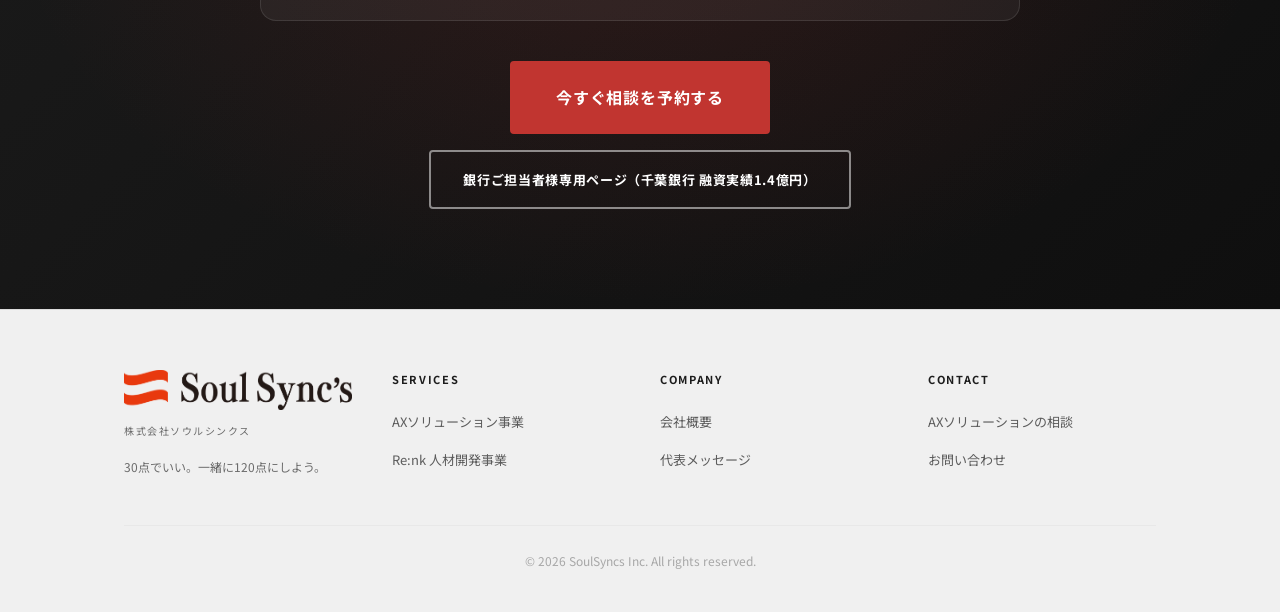
<file: ax.html>
<!DOCTYPE html>
<html lang="ja">
<head>
  <meta charset="UTF-8">
  <meta name="viewport" content="width=device-width, initial-scale=1.0">
  <title>AXソリューション事業 | 株式会社ソウルシンクス</title>
  <meta name="description" content="30点の試作を持って、あなたの現場に入ります。中小企業の業務変革をAI×伴走スタイルで支援。完璧を待たず、一緒に120点を目指します。">
  <link rel="stylesheet" href="css/style.css">
  <style>
    .hero-animate { opacity:0; transform:translateY(30px); transition:opacity .8s ease,transform .8s ease; }

    /* Tab Styles */
    .tab-buttons {
      display: flex;
      gap: 0;
      margin-bottom: 40px;
      border-radius: var(--radius-sm);
      overflow: hidden;
      border: 2px solid var(--border);
      width: fit-content;
    }
    .tab-btn {
      padding: 14px 32px;
      font-size: 14px;
      font-weight: 700;
      font-family: var(--font-sans);
      cursor: pointer;
      background: var(--white);
      color: var(--text-light);
      border: none;
      transition: var(--transition);
      letter-spacing: 0.05em;
    }
    .tab-btn.active {
      background: var(--navy);
      color: var(--white);
    }
    .tab-btn:hover:not(.active) {
      background: var(--bg);
    }
    .tab-content { display: none; }
    .tab-content.active { display: block; }

    /* Industry Card */
    .industry-card {
      background: var(--white);
      border-radius: var(--radius-md);
      padding: 48px;
      box-shadow: var(--shadow-sm);
    }
    .industry-card__symptom-grid {
      display: grid;
      grid-template-columns: 1fr 1fr;
      gap: 12px;
      margin-top: 24px;
    }
    .industry-symptom {
      display: flex;
      align-items: flex-start;
      gap: 10px;
      font-size: 14px;
      color: var(--text);
      padding: 12px 16px;
      background: var(--bg);
      border-radius: var(--radius-sm);
    }
    .industry-symptom::before {
      content: '';
      display: inline-block;
      width: 16px;
      height: 16px;
      flex-shrink: 0;
      background: url("data:image/svg+xml,%3Csvg xmlns='http://www.w3.org/2000/svg' viewBox='0 0 24 24' fill='none' stroke='%23C13530' stroke-width='2.5' stroke-linecap='round' stroke-linejoin='round'%3E%3Cpolyline points='20 6 9 17 4 12'/%3E%3C/svg%3E") center/contain no-repeat;
      margin-top: 1px;
    }

    /* Before/After */
    .before-after {
      display: grid;
      grid-template-columns: 1fr auto 1fr;
      gap: 24px;
      align-items: center;
      margin-top: 40px;
    }
    .before-box, .after-box {
      border-radius: var(--radius-md);
      padding: 32px;
      text-align: center;
    }
    .before-box {
      background: #fef2f2;
      border: 2px solid #fecaca;
    }
    .after-box {
      background: #f0fdf4;
      border: 2px solid #86efac;
    }
    .before-box__label, .after-box__label {
      font-size: 11px;
      font-weight: 900;
      letter-spacing: 0.2em;
      text-transform: uppercase;
      margin-bottom: 12px;
    }
    .before-box__label { color: #ef4444; }
    .after-box__label  { color: #22c55e; }
    .before-box__title, .after-box__title {
      font-size: 20px;
      font-weight: 700;
      margin-bottom: 8px;
    }
    .before-box__title { color: #ef4444; }
    .after-box__title  { color: #22c55e; }
    .ba-arrow {
      font-size: 32px;
      color: var(--teal);
    }

    /* Root Cause */
    .root-cause-grid {
      display: grid;
      grid-template-columns: repeat(3, 1fr);
      gap: 32px;
      margin-top: 60px;
    }
    .root-card {
      background: var(--white);
      border-radius: var(--radius-md);
      padding: 40px 32px;
      box-shadow: var(--shadow-sm);
      transition: var(--transition);
    }
    .root-card:hover {
      transform: translateY(-4px);
      box-shadow: var(--shadow-md);
    }
    .root-card__num {
      width: 48px;
      height: 48px;
      background: linear-gradient(135deg, var(--navy), #252525);
      color: var(--white);
      border-radius: 12px;
      display: flex;
      align-items: center;
      justify-content: center;
      font-size: 20px;
      font-weight: 900;
      margin-bottom: 24px;
    }
    .root-card__title {
      font-size: 18px;
      font-weight: 700;
      color: var(--navy);
      margin-bottom: 12px;
    }
    .root-card__desc {
      font-size: 14px;
      color: var(--text-light);
      line-height: 1.8;
      margin-bottom: 20px;
    }
    .root-card__solution {
      padding: 16px;
      background: rgba(193,53,48,0.06);
      border-radius: var(--radius-sm);
      border-left: 3px solid var(--teal);
      font-size: 13px;
      color: var(--teal);
      font-weight: 600;
      line-height: 1.6;
    }

    /* Order diagram */
    .order-diagram {
      background: var(--white);
      border-radius: var(--radius-md);
      padding: 40px 48px;
      box-shadow: var(--shadow-sm);
      margin-top: 52px;
      max-width: 600px;
      margin-left: auto;
      margin-right: auto;
    }
    .order-diagram__title {
      font-size: 13px;
      font-weight: 700;
      letter-spacing: 0.1em;
      color: var(--text-light);
      text-align: center;
      margin-bottom: 28px;
    }
    .order-steps {
      display: flex;
      flex-direction: column;
      gap: 0;
    }
    .order-step {
      display: flex;
      align-items: center;
      gap: 16px;
      padding: 14px 0;
      border-bottom: 1px solid var(--border);
    }
    .order-step:last-child { border-bottom: none; }
    .order-step__num {
      width: 32px;
      height: 32px;
      border-radius: 50%;
      background: var(--teal);
      color: var(--white);
      display: flex;
      align-items: center;
      justify-content: center;
      font-size: 13px;
      font-weight: 900;
      flex-shrink: 0;
    }
    .order-step__text {
      font-size: 15px;
      font-weight: 600;
      color: var(--navy);
    }
    .order-step__arrow {
      margin-left: auto;
      color: var(--border);
      font-size: 20px;
    }
    .order-warning {
      text-align: center;
      margin-top: 20px;
      font-size: 13px;
      color: var(--coral);
      font-weight: 700;
    }

    /* Case Story */
    .case-story {
      background: var(--white);
    }
    .case-timeline {
      margin-top: 60px;
    }
    .case-phase {
      display: grid;
      grid-template-columns: 140px 1fr;
      gap: 32px;
      margin-bottom: 40px;
      position: relative;
    }
    .case-phase::before {
      content: '';
      position: absolute;
      left: 68px;
      top: 52px;
      bottom: -40px;
      width: 2px;
      background: var(--border);
    }
    .case-phase:last-child::before { display: none; }
    .case-phase__label {
      text-align: center;
    }
    .case-phase__icon {
      width: 52px;
      height: 52px;
      border-radius: 50%;
      display: flex;
      align-items: center;
      justify-content: center;
      font-size: 20px;
      margin: 0 auto 8px;
    }
    .case-phase__icon--before { background: #fef2f2; }
    .case-phase__icon--diag   { background: rgba(193,53,48,0.1); }
    .case-phase__icon--after  { background: #f0fdf4; }
    .case-phase__name {
      font-size: 11px;
      font-weight: 700;
      letter-spacing: 0.1em;
      text-transform: uppercase;
      color: var(--text-light);
      text-align: center;
    }
    .case-phase__content {
      background: var(--bg);
      border-radius: var(--radius-md);
      padding: 32px;
    }
    .case-phase__title {
      font-size: 18px;
      font-weight: 700;
      color: var(--navy);
      margin-bottom: 16px;
    }
    .case-phase__items {
      display: flex;
      flex-direction: column;
      gap: 8px;
    }
    .case-phase__item {
      display: flex;
      align-items: flex-start;
      gap: 10px;
      font-size: 14px;
      color: var(--text);
    }
    .case-phase__item-icon {
      width: 20px;
      flex-shrink: 0;
    }

    /* Testimonial */
    .testimonial {
      background: linear-gradient(135deg, var(--navy) 0%, #252525 100%);
      border-radius: var(--radius-lg);
      padding: 52px;
      margin-top: 48px;
      position: relative;
    }
    .testimonial::before {
      content: '"';
      position: absolute;
      top: 20px;
      left: 40px;
      font-size: 120px;
      color: rgba(255,255,255,0.06);
      font-family: serif;
      line-height: 1;
    }
    .testimonial__text {
      font-size: 18px;
      line-height: 2;
      color: rgba(255,255,255,0.9);
      margin-bottom: 28px;
      position: relative;
    }
    .testimonial__source {
      font-size: 14px;
      color: rgba(255,255,255,0.55);
      text-align: right;
    }

    /* ROI Box */
    .roi-box {
      background: linear-gradient(135deg, rgba(193,53,48,0.08), rgba(193,53,48,0.15));
      border: 2px solid rgba(193,53,48,0.2);
      border-radius: var(--radius-md);
      padding: 40px;
      margin-top: 40px;
    }
    .roi-box__title {
      font-size: 14px;
      font-weight: 700;
      letter-spacing: 0.1em;
      color: var(--teal);
      margin-bottom: 24px;
    }
    .roi-numbers {
      display: grid;
      grid-template-columns: repeat(3, 1fr);
      gap: 24px;
    }
    .roi-item__num {
      font-size: 36px;
      font-weight: 900;
      color: var(--navy);
    }
    .roi-item__label {
      font-size: 13px;
      color: var(--text-light);
      line-height: 1.5;
    }

    @media(max-width:768px){
      .before-after { grid-template-columns:1fr; }
      .ba-arrow { transform:rotate(90deg); }
      .root-cause-grid { grid-template-columns:1fr; }
      .case-phase { grid-template-columns:1fr; }
      .case-phase::before { display:none; }
      .roi-numbers { grid-template-columns:1fr; }
      .industry-card__symptom-grid { grid-template-columns:1fr; }
      .tab-buttons { width:100%; }
      .tab-btn { flex:1; padding:12px 16px; font-size:13px; }
    }
  </style>
</head>
<body>

<!-- NAV -->
<nav class="nav">
  <div class="container">
    <div class="nav__inner">
      <a href="index.html" class="nav__logo">
        <img src="images/logo.png" alt="Soul Sync's 株式会社ソウルシンクス" class="nav__logo-img">
      </a>
      <ul class="nav__links">
        <li><a href="index.html" class="nav__link">トップ</a></li>
        <li><a href="ax.html" class="nav__link">AXソリューション</a></li>
        <li><a href="renk.html" class="nav__link">Re:nk</a></li>
        <li><a href="about.html" class="nav__link">会社概要</a></li>
        <li><a href="contact.html" class="nav__cta">お問い合わせ</a></li>
      </ul>
      <button class="nav__hamburger"><span></span><span></span><span></span></button>
    </div>
  </div>
</nav>

<!-- ============================================================
     1. HERO
     ============================================================ -->
<section class="hero hero--ax">
  <div class="hero__bg">
    <div class="hero__bg-grid"></div>
    <div class="hero__bg-glow hero__bg-glow--1"></div>
    <div class="hero__bg-glow hero__bg-glow--2"></div>
  </div>
  <div class="container">
    <div class="hero__content">
      <p class="hero__label hero-animate">AX Solution</p>
      <h1 class="hero__title hero-animate">
        完璧を作ってから、<br>
        納品する会社では<br>
        <em>ありません。</em>
      </h1>
      <p class="hero__company hero-animate" style="font-size:16px;opacity:.8;max-width:560px;line-height:1.9;">
        30点の試作を持って、あなたの現場に入ります。<br>
        開発中も、運用後も、ずっと隣で一緒に考える。<br>
        それが、ソウルシンクスの「伴走」という仕事です。
      </p>
      <div class="hero__cta hero-animate">
        <a href="contact.html?type=ax" class="btn btn--primary btn--lg">初回相談（無料・90分）</a>
        <a href="#process" class="btn btn--outline btn--lg">伴走の進め方を見る ↓</a>
      </div>
    </div>
  </div>

</section>

<!-- ============================================================
     2. INDUSTRY CHALLENGES
     ============================================================ -->
<section class="section" style="background:var(--bg);">
  <div class="container">
    <div class="reveal">
      <p class="section-label">INDUSTRY CHALLENGES</p>
      <h2 class="section-title">あなたの業界の、<br>見えない壁。</h2>
      <p class="section-desc" style="margin-bottom:40px;">業界は違っても、根本原因は同じです。<br>あなたの現場に当てはまるものを選んでください。</p>
    </div>

    <div data-tab-group class="reveal delay-2">
      <div class="tab-buttons">
        <button class="tab-btn active" data-tab="bpo">BPO・人材サービス業</button>
        <button class="tab-btn" data-tab="mfg">製造業</button>
        <button class="tab-btn" data-tab="svc">サービス業</button>
      </div>

      <!-- BPO -->
      <div data-tab-content="bpo" class="tab-content active">
        <div class="industry-card">
          <h3 class="section-title" style="font-size:24px;">「70名の壁」を超えられない</h3>
          <p class="section-desc">
            事業が拡大して従業員が70名を超えたあたりから、<strong style="color:var(--navy);">「誰が」「何を」「どこまで進めているか」が、見えなくなる。</strong><br><br>
            進捗会議で報告を聞いても、結局、現場で何が起きているのか経営者にはわからない。これが、BPO事業の「見えない壁」です。
          </p>
          <div class="industry-card__symptom-grid">
            <div class="industry-symptom">案件ごとの進捗がバラバラに管理されている</div>
            <div class="industry-symptom">メンバーごとに「完了」の定義が違う</div>
            <div class="industry-symptom">問題が起きても、後から気づく</div>
            <div class="industry-symptom">データはあるが、入力が属人的で信頼できない</div>
          </div>
          <div class="before-after" style="margin-top:40px;">
            <div class="before-box">
              <div class="before-box__label">Before</div>
              <div class="before-box__title">Black Box</div>
              <p style="font-size:13px;color:#ef4444;">経営者 ←（？）→ 現場<br>進捗会議で報告は聞くが実態が見えない</p>
            </div>
            <div class="ba-arrow">→</div>
            <div class="after-box">
              <div class="after-box__label">After</div>
              <div class="after-box__title">Crystal Clear</div>
              <p style="font-size:13px;color:#22c55e;">経営者 ←（見える）→ 現場<br>リアルタイムで状況を把握、問題を早期発見</p>
            </div>
          </div>
        </div>
      </div>

      <!-- Manufacturing -->
      <div data-tab-content="mfg" class="tab-content">
        <div class="industry-card">
          <h3 class="section-title" style="font-size:24px;">「品質のバラつき」が減らない</h3>
          <p class="section-desc">
            ベテランと若手で仕上がりが全然違う。マニュアルはあるけれど、<strong style="color:var(--navy);">暗黙知が多すぎて若手が覚えきれない。</strong>これが、製造業の「見えない壁」です。
          </p>
          <div class="industry-card__symptom-grid">
            <div class="industry-symptom">ベテランの「勘」に頼っている</div>
            <div class="industry-symptom">不良品が出ても原因特定に時間がかかる</div>
            <div class="industry-symptom">若手の教育に時間がかかりすぎる</div>
            <div class="industry-symptom">データはあるが、活用されていない</div>
          </div>
        </div>
      </div>

      <!-- Service -->
      <div data-tab-content="svc" class="tab-content">
        <div class="industry-card">
          <h3 class="section-title" style="font-size:24px;">「顧客の声」が活かされない</h3>
          <p class="section-desc">
            お客様アンケートは取っているが、結局、Excelに眠っている。<strong style="color:var(--navy);">現場スタッフは「またアンケートか」と感じている。</strong>これが、サービス業の「見えない壁」です。
          </p>
          <div class="industry-card__symptom-grid">
            <div class="industry-symptom">アンケート結果が集計されるだけで終わる</div>
            <div class="industry-symptom">現場へのフィードバックがない</div>
            <div class="industry-symptom">改善につながる仕組みがない</div>
            <div class="industry-symptom">データはあるが意思決定に使われない</div>
          </div>
        </div>
      </div>
    </div>
  </div>
</section>

<!-- ============================================================
     3. ROOT CAUSE DIAGNOSIS
     ============================================================ -->
<section class="section" style="background:var(--white);">
  <div class="container">
    <div class="reveal">
      <p class="section-label">ROOT CAUSE</p>
      <h2 class="section-title">「見えない」の、<br>本当の理由。</h2>
      <p class="section-desc">業界を問わず、根本原因はこの3つです。これを解決すれば「見えない壁」は消えます。</p>
    </div>

    <div class="root-cause-grid">
      <div class="root-card reveal delay-1">
        <div class="root-card__num">1</div>
        <h3 class="root-card__title">情報の点在</h3>
        <p class="root-card__desc">
          Excel、Slack、メール、スプレッドシート…<br>情報があちこちに散らばっている。<br>情報を探すだけで年間120時間のロス。
        </p>
        <div class="root-card__solution">
          解決策：全ての情報を1か所に集約する<br>「正本（Single Source of Truth）」を作る
        </div>
      </div>
      <div class="root-card reveal delay-2">
        <div class="root-card__num">2</div>
        <h3 class="root-card__title">言葉の定義ズレ</h3>
        <p class="root-card__desc">
          Aさんの「完了」＝納品済み<br>Bさんの「完了」＝請求書発行済み<br>同じ言葉なのに意味が違う。
        </p>
        <div class="root-card__solution">
          解決策：「完了」「進行中」「保留」の定義を<br>全員で合意し、システムに落とし込む
        </div>
      </div>
      <div class="root-card reveal delay-3">
        <div class="root-card__num">3</div>
        <h3 class="root-card__title">入力の負荷</h3>
        <p class="root-card__desc">
          現場は忙しい。データ入力は後回しになる。<br>結果、データが古くて使えない。<br>リアルタイムで判断できない。
        </p>
        <div class="root-card__solution">
          解決策：自動化できるものは自動化。<br>入力時間を1日10分→3分に削減
        </div>
      </div>
    </div>

    <div class="order-diagram reveal delay-3">
      <div class="order-diagram__title">解決の順序（これが最短ルート）</div>
      <div class="order-steps">
        <div class="order-step"><div class="order-step__num">1</div><div class="order-step__text">情報を1か所に集める（正本づくり）</div></div>
        <div class="order-step"><div class="order-step__num">2</div><div class="order-step__text">言葉の定義を揃える</div></div>
        <div class="order-step"><div class="order-step__num">3</div><div class="order-step__text">入力負荷を下げる</div></div>
        <div class="order-step"><div class="order-step__num">4</div><div class="order-step__text">その上で AI を使う</div></div>
      </div>
      <p class="order-warning"><svg xmlns="http://www.w3.org/2000/svg" width="15" height="15" viewBox="0 0 24 24" fill="none" stroke="currentColor" stroke-width="2.5" stroke-linecap="round" stroke-linejoin="round" style="vertical-align:-2px;display:inline-block;margin-right:4px;"><path d="M10.29 3.86L1.82 18a2 2 0 0 0 1.71 3h16.94a2 2 0 0 0 1.71-3L13.71 3.86a2 2 0 0 0-3.42 0z"/><line x1="12" y1="9" x2="12" y2="13"/><line x1="12" y1="17" x2="12.01" y2="17"/></svg> Step 4から始めると、失敗します</p>
    </div>
  </div>
</section>

<!-- ============================================================
     4. HONESTY PROOF
     ============================================================ -->
<section class="section" style="background:var(--bg);" id="honesty">
  <div class="container">
    <div class="reveal" style="text-align:center;max-width:640px;margin:0 auto 0;">
      <p class="section-label">HONESTY PROOF</p>
      <h2 class="section-title">「信頼」ではなく、<br>「誠実さ」を証明します。</h2>
    </div>
    <div class="proof-grid">
      <div class="proof-card reveal delay-1">
        <div class="proof-card__icon"><svg xmlns="http://www.w3.org/2000/svg" width="26" height="26" viewBox="0 0 24 24" fill="none" stroke="#C13530" stroke-width="1.8" stroke-linecap="round" stroke-linejoin="round"><path d="M21 15a2 2 0 0 1-2 2H7l-4 4V5a2 2 0 0 1 2-2h14a2 2 0 0 1 2 2z"/></svg></div>
        <h3 class="proof-card__title">「できません」も<br>正直に言います</h3>
        <p class="proof-card__desc">「AIで全部解決」なんて、嘘です。できることと、できないことを最初に明確にします。過大な期待を持たせるより、正直に向き合う方が長く続く関係を作れます。</p>
        <div class="proof-card__example">
          「営業トークの完全自動化は難しいです。でも、顧客リストの整理とアプローチタイミングの提案なら今すぐできます。まず、そこから始めて効果を見てみませんか？」
        </div>
      </div>
      <div class="proof-card reveal delay-2">
        <div class="proof-card__icon"><svg xmlns="http://www.w3.org/2000/svg" width="26" height="26" viewBox="0 0 24 24" fill="none" stroke="#C13530" stroke-width="1.8" stroke-linecap="round" stroke-linejoin="round"><path d="M4.5 16.5c-1.5 1.26-2 5-2 5s3.74-.5 5-2c.71-.84.7-2.13-.09-2.91a2.18 2.18 0 0 0-2.91-.09z"/><path d="m12 15-3-3a22 22 0 0 1 2-3.95A12.88 12.88 0 0 1 22 2c0 2.72-.78 7.5-6 11a22.35 22.35 0 0 1-4 2z"/><path d="M9 12H4s.55-3.03 2-4c1.62-1.08 5 0 5 0"/><path d="M12 15v5s3.03-.55 4-2c1.08-1.62 0-5 0-5"/></svg></div>
        <h3 class="proof-card__title">未完成を<br>恐れません</h3>
        <p class="proof-card__desc">「完璧になってから見せる」は時間の無駄です。30点の試作を見せて、あなたの反応を聞いて、一緒に120点に育てます。2週間ごとに触ってもらい、「違う」と思ったらすぐ修正。</p>
        <div class="proof-card__example">
          初回デモは、ボタンが3つだけ。でも、その3つを一緒に押しながら「ここがもっとこうなると良い」と話し合いました。2週間後、「これだよ！」と言ってもらえました。
        </div>
      </div>
      <div class="proof-card reveal delay-3">
        <div class="proof-card__icon"><svg xmlns="http://www.w3.org/2000/svg" width="26" height="26" viewBox="0 0 24 24" fill="none" stroke="#C13530" stroke-width="1.8" stroke-linecap="round" stroke-linejoin="round"><path d="M20.42 4.58a5.4 5.4 0 0 0-7.65 0l-.77.78-.77-.78a5.4 5.4 0 0 0-7.65 0C1.46 6.7 1.33 10.28 4 13l8 8 8-8c2.67-2.72 2.54-6.3.42-8.42z"/></svg></div>
        <h3 class="proof-card__title">「納品して終わり」には<br>絶対にしません</h3>
        <p class="proof-card__desc">システムは動いても、人が動かなければ意味がない。運用開始後の1ヶ月が勝負です。現場の困りごとに即対応し、使い方の変化にも柔軟に。私たちは、ずっと一緒にいます。</p>
        <div class="proof-card__example">
          運用開始3日目「思ったより使われていない」→現場に行くと「ログイン方法がわからない」の声が多数。その場でマニュアルを一緒に作成。翌週から利用率が5倍になりました。
        </div>
      </div>
    </div>
  </div>
</section>

<!-- ============================================================
     5. CASE STORY - 森園様
     ============================================================ -->
<section class="section case-story">
  <div class="container">
    <div class="reveal">
      <p class="section-label">CASE STORY</p>
      <h2 class="section-title">BPO事業の実例：<br>「70名の壁」をどう越えたか。</h2>
    </div>

    <div class="case-timeline reveal delay-1">
      <!-- Before -->
      <div class="case-phase">
        <div class="case-phase__label">
          <div class="case-phase__icon case-phase__icon--before"><svg xmlns="http://www.w3.org/2000/svg" width="24" height="24" viewBox="0 0 24 24" fill="none" stroke="#DC2626" stroke-width="2" stroke-linecap="round" stroke-linejoin="round"><circle cx="12" cy="12" r="10"/><line x1="12" y1="8" x2="12" y2="12"/><line x1="12" y1="16" x2="12.01" y2="16"/></svg></div>
          <div class="case-phase__name">Before</div>
        </div>
        <div class="case-phase__content">
          <h3 class="case-phase__title">経営者が抱えていた3つの悩み</h3>
          <div class="case-phase__items">
            <div class="case-phase__item"><span class="case-phase__item-icon"><svg xmlns="http://www.w3.org/2000/svg" width="16" height="16" viewBox="0 0 24 24" fill="none" stroke="#DC2626" stroke-width="2.5" stroke-linecap="round" stroke-linejoin="round"><circle cx="12" cy="12" r="10"/><line x1="8" y1="12" x2="16" y2="12"/></svg></span>「進捗会議で報告は聞くけど、本当に大丈夫なのか、わからない」</div>
            <div class="case-phase__item"><span class="case-phase__item-icon"><svg xmlns="http://www.w3.org/2000/svg" width="16" height="16" viewBox="0 0 24 24" fill="none" stroke="#DC2626" stroke-width="2.5" stroke-linecap="round" stroke-linejoin="round"><circle cx="12" cy="12" r="10"/><line x1="8" y1="12" x2="16" y2="12"/></svg></span>「問題が起きてから気づく。もっと早く知りたかった」</div>
            <div class="case-phase__item"><span class="case-phase__item-icon"><svg xmlns="http://www.w3.org/2000/svg" width="16" height="16" viewBox="0 0 24 24" fill="none" stroke="#DC2626" stroke-width="2.5" stroke-linecap="round" stroke-linejoin="round"><circle cx="12" cy="12" r="10"/><line x1="8" y1="12" x2="16" y2="12"/></svg></span>「データはあるはずなのに、意思決定に使えない」</div>
          </div>
        </div>
      </div>

      <!-- Diagnosis -->
      <div class="case-phase">
        <div class="case-phase__label">
          <div class="case-phase__icon case-phase__icon--diag"><svg xmlns="http://www.w3.org/2000/svg" width="24" height="24" viewBox="0 0 24 24" fill="none" stroke="#C13530" stroke-width="2" stroke-linecap="round" stroke-linejoin="round"><circle cx="11" cy="11" r="8"/><line x1="21" y1="21" x2="16.65" y2="16.65"/></svg></div>
          <div class="case-phase__name">診断</div>
        </div>
        <div class="case-phase__content">
          <h3 class="case-phase__title">現場に入って、わかったこと</h3>
          <div class="case-phase__items">
            <div class="case-phase__item"><span class="case-phase__item-icon"><svg xmlns="http://www.w3.org/2000/svg" width="16" height="16" viewBox="0 0 24 24" fill="none" stroke="#C13530" stroke-width="2" stroke-linecap="round" stroke-linejoin="round"><line x1="12" y1="20" x2="12" y2="10"/><line x1="18" y1="20" x2="18" y2="4"/><line x1="6" y1="20" x2="6" y2="16"/></svg></span>案件管理がExcel／進捗報告がSlack／クライアント連絡がメール → 3か所見ないと全体がわからない</div>
            <div class="case-phase__item"><span class="case-phase__item-icon"><svg xmlns="http://www.w3.org/2000/svg" width="16" height="16" viewBox="0 0 24 24" fill="none" stroke="#C13530" stroke-width="2" stroke-linecap="round" stroke-linejoin="round"><path d="M21 15a2 2 0 0 1-2 2H7l-4 4V5a2 2 0 0 1 2-2h14a2 2 0 0 1 2 2z"/></svg></span>Aさんの「完了」＝納品済み、Bさんの「完了」＝請求書発行 → 報告の信頼性が低い</div>
            <div class="case-phase__item"><span class="case-phase__item-icon"><svg xmlns="http://www.w3.org/2000/svg" width="16" height="16" viewBox="0 0 24 24" fill="none" stroke="#C13530" stroke-width="2" stroke-linecap="round" stroke-linejoin="round"><circle cx="12" cy="12" r="10"/><polyline points="12 6 12 12 16 14"/></svg></span>現場は忙しく入力は後回し → データが古くてリアルタイム判断できない</div>
          </div>
        </div>
      </div>

      <!-- After -->
      <div class="case-phase">
        <div class="case-phase__label">
          <div class="case-phase__icon case-phase__icon--after"><svg xmlns="http://www.w3.org/2000/svg" width="24" height="24" viewBox="0 0 24 24" fill="none" stroke="#16A34A" stroke-width="2" stroke-linecap="round" stroke-linejoin="round"><polygon points="12 2 15.09 8.26 22 9.27 17 14.14 18.18 21.02 12 17.77 5.82 21.02 7 14.14 2 9.27 8.91 8.26 12 2"/></svg></div>
          <div class="case-phase__name">After</div>
        </div>
        <div class="case-phase__content">
          <h3 class="case-phase__title">3ヶ月後、手に入れたもの</h3>
          <div class="case-phase__items">
            <div class="case-phase__item"><span class="case-phase__item-icon"><svg xmlns="http://www.w3.org/2000/svg" width="16" height="16" viewBox="0 0 24 24" fill="none" stroke="#16A34A" stroke-width="2.5" stroke-linecap="round" stroke-linejoin="round"><polyline points="20 6 9 17 4 12"/></svg></span>朝、システムを開けば全案件の状況が一目でわかる</div>
            <div class="case-phase__item"><span class="case-phase__item-icon"><svg xmlns="http://www.w3.org/2000/svg" width="16" height="16" viewBox="0 0 24 24" fill="none" stroke="#16A34A" stroke-width="2.5" stroke-linecap="round" stroke-linejoin="round"><polyline points="20 6 9 17 4 12"/></svg></span>問題案件が赤で表示され、早期に対応できる</div>
            <div class="case-phase__item"><span class="case-phase__item-icon"><svg xmlns="http://www.w3.org/2000/svg" width="16" height="16" viewBox="0 0 24 24" fill="none" stroke="#16A34A" stroke-width="2.5" stroke-linecap="round" stroke-linejoin="round"><polyline points="20 6 9 17 4 12"/></svg></span>来月の売上予測が見えて、経営判断がスピードアップ</div>
            <div class="case-phase__item"><span class="case-phase__item-icon"><svg xmlns="http://www.w3.org/2000/svg" width="16" height="16" viewBox="0 0 24 24" fill="none" stroke="#16A34A" stroke-width="2.5" stroke-linecap="round" stroke-linejoin="round"><polyline points="20 6 9 17 4 12"/></svg></span>データ入力時間が1日10分 → 3分に削減</div>
          </div>
        </div>
      </div>
    </div>

    <div class="roi-box reveal delay-2">
      <div class="roi-box__title"><svg xmlns="http://www.w3.org/2000/svg" width="16" height="16" viewBox="0 0 24 24" fill="none" stroke="currentColor" stroke-width="2" stroke-linecap="round" stroke-linejoin="round" style="vertical-align:-2px;display:inline-block;margin-right:6px;"><polyline points="23 6 13.5 15.5 8.5 10.5 1 18"/><polyline points="17 6 23 6 23 12"/></svg> 投資対効果（ROI）</div>
      <div class="roi-numbers">
        <div class="roi-item">
          <div class="roi-item__num"><span data-target="70" data-suffix="%">0%</span></div>
          <div class="roi-item__label">データ入力時間の削減率<br>（10分→3分）</div>
        </div>
        <div class="roi-item">
          <div class="roi-item__num"><span data-target="32" data-suffix="万円/月">0万円/月</span></div>
          <div class="roi-item__label">コスト削減効果<br>（70名×7分×20日×時給2,000円）</div>
        </div>
        <div class="roi-item">
          <div class="roi-item__num"><span data-target="4" data-suffix="ヶ月">0ヶ月</span></div>
          <div class="roi-item__label">投資回収期間の目安</div>
        </div>
      </div>
    </div>

    <div class="testimonial reveal delay-3">
      <p class="testimonial__text">
        「最初は、正直、半信半疑でした。<br>
        『30点の試作を見せる』と言われて、大丈夫かな？と。<br><br>
        でも、2週間後に触れる状態を見せてもらって、<br>
        『あ、これ使えそう』と思えました。<br>
        そこから、2週間ごとに『ここが欲しい』と伝えると、<br>
        次の打ち合わせで実装されている。<br><br>
        今では、朝一番にこのシステムを開くのが日課になっています。」
      </p>
      <p class="testimonial__source">— BPO事業 代表取締役</p>
    </div>
  </div>
</section>

<!-- ============================================================
     6. DIFFERENTIATION
     ============================================================ -->
<section class="section" style="background:var(--bg);">
  <div class="container">
    <div class="reveal">
      <p class="section-label">DIFFERENTIATION</p>
      <h2 class="section-title">一般的な開発会社と、<br>何が違うのか？</h2>
    </div>
    <div class="diff-table-wrapper reveal delay-1">
      <table class="diff-table">
        <thead>
          <tr>
            <th>項目</th>
            <th>一般的な開発会社</th>
            <th>ソウルシンクス</th>
          </tr>
        </thead>
        <tbody>
          <tr><td>提案の入り方</td><td>「AIで解決します」</td><td>「現場を見せてください」</td></tr>
          <tr><td>最初にやること</td><td>要件定義（3ヶ月）</td><td>根本原因の診断（2週間）</td></tr>
          <tr><td>開発の順序</td><td>いきなりAI導入</td><td>正本づくり → その上でAI</td></tr>
          <tr><td>進捗の見せ方</td><td>完成まで見せない</td><td>2週間ごとに触ってもらう</td></tr>
          <tr><td>修正対応</td><td>仕様変更は追加費用</td><td>一緒に育てる前提（柔軟）</td></tr>
          <tr><td>納品後</td><td>基本的に終了</td><td>運用後も隣で伴走</td></tr>
          <tr><td>できないこと</td><td>曖昧にしがち</td><td>最初に正直に言う</td></tr>
          <tr><td>関係性</td><td>発注者 vs 受注者</td><td>伴走パートナー</td></tr>
        </tbody>
      </table>
    </div>
  </div>
</section>

<!-- ============================================================
     7. PROCESS
     ============================================================ -->
<section class="section" style="background:var(--white);" id="process">
  <div class="container">
    <div class="reveal">
      <p class="section-label">PROCESS</p>
      <h2 class="section-title">「どう始まって、<br>どう続くのか」を<br>先にお伝えします。</h2>
    </div>

    <div class="process-timeline">
      <div class="process-step reveal delay-1">
        <div class="process-step__num">1</div>
        <div class="process-step__content">
          <div class="process-step__period">Week 1</div>
          <h3 class="process-step__title">初回対話（無料・90分）</h3>
          <p class="process-step__desc">まず、お互いを知るための時間。ヒアリング、根本原因の仮説出し、「やらない」という選択肢の提示まで。</p>
          <div class="process-step__items">
            <div class="process-step__item">今、何に困っているか</div>
            <div class="process-step__item">「見えない」の正体は何か</div>
            <div class="process-step__item">できること / できないことの正直な判断</div>
            <div class="process-step__item">「やらない」も選択肢として提示</div>
          </div>
        </div>
      </div>

      <div class="process-step reveal delay-1">
        <div class="process-step__num">2</div>
        <div class="process-step__content">
          <div class="process-step__period">Week 2</div>
          <h3 class="process-step__title">現場診断（1日）</h3>
          <p class="process-step__desc">実際に現場に入り、根本原因を特定します。診断レポートと解決策・見積もりを提示。</p>
          <div class="process-step__items">
            <div class="process-step__item">現場訪問・実際に働く人と対話</div>
            <div class="process-step__item">情報の点在 / 定義ズレ / 入力負荷の確認</div>
            <div class="process-step__item">根本原因レポート提示</div>
            <div class="process-step__item">概算費用・期間を提示</div>
          </div>
        </div>
      </div>

      <div class="process-step reveal delay-1">
        <div class="process-step__num">3</div>
        <div class="process-step__content">
          <div class="process-step__period">Week 3〜4</div>
          <h3 class="process-step__title">正本づくり（2週間）</h3>
          <p class="process-step__desc">AIを入れる前の土台作り。情報の集約、言葉の定義合意、入力負荷の削減。</p>
          <div class="process-step__items">
            <div class="process-step__item">情報をバラバラから1か所に集約</div>
            <div class="process-step__item">「完了」「進行中」「保留」の定義を全員で合意</div>
            <div class="process-step__item">自動化できる入力を削減</div>
          </div>
        </div>
      </div>

      <div class="process-step reveal delay-1">
        <div class="process-step__num">4</div>
        <div class="process-step__content">
          <div class="process-step__period">Week 5〜6</div>
          <h3 class="process-step__title">30点の試作</h3>
          <p class="process-step__desc">完璧じゃないけど、触れる状態を作ります。核心機能だけに絞り、まず「感触」を確かめます。</p>
          <div class="process-step__items">
            <div class="process-step__item">2週間で実際に触れる状態に</div>
            <div class="process-step__item">一緒に見て、方向性を確認</div>
            <div class="process-step__item">「違う」なら即方向転換</div>
          </div>
        </div>
      </div>

      <div class="process-step reveal delay-1">
        <div class="process-step__num">5</div>
        <div class="process-step__content">
          <div class="process-step__period">Week 7〜12</div>
          <h3 class="process-step__title">一緒に120点へ</h3>
          <p class="process-step__desc">2週間ごとに改善版を見せながら、段階的に機能を追加します。色分け → アラート → AI予測と進化。</p>
          <div class="process-step__items">
            <div class="process-step__item">前回の反応を反映した改善版を提示</div>
            <div class="process-step__item">Week 7-8: 色分け・フィルター</div>
            <div class="process-step__item">Week 9-10: アラート機能</div>
            <div class="process-step__item">Week 11-12: AI予測機能</div>
          </div>
        </div>
      </div>

      <div class="process-step reveal delay-1">
        <div class="process-step__num">∞</div>
        <div class="process-step__content">
          <div class="process-step__period">Week 13〜</div>
          <h3 class="process-step__title">運用しながら、育てる</h3>
          <p class="process-step__desc">「納品して終わり」には絶対にしません。ずっと一緒にいます。</p>
          <div class="process-step__items">
            <div class="process-step__item">月1回の定例MTG</div>
            <div class="process-step__item">困った時の即対応</div>
            <div class="process-step__item">一緒に改善を続ける</div>
          </div>
        </div>
      </div>
    </div>

    <!-- Price -->
    <div style="margin-top:80px;" class="reveal">
      <p class="section-label">PRICING</p>
      <h3 class="section-title" style="font-size:28px;">価格の透明性</h3>
    </div>
    <div class="price-grid reveal delay-1">
      <div class="price-card">
        <div class="price-card__phase">Phase 1</div>
        <div class="price-card__title">現場診断</div>
        <div class="price-card__amount">無料<span></span></div>
        <div class="price-card__unit">Week 1〜2</div>
        <div class="price-card__items">
          <div class="price-card__item">初回対話（90分）</div>
          <div class="price-card__item">現場訪問・診断</div>
          <div class="price-card__item">根本原因レポート作成</div>
          <div class="price-card__item">解決策・見積もり提示</div>
        </div>
        <p class="price-card__note">ここまで無料。納得してから次へ。</p>
      </div>
      <div class="price-card">
        <div class="price-card__phase">Phase 2</div>
        <div class="price-card__title">正本づくり＋試作</div>
        <div class="price-card__amount">50<span>万円〜</span></div>
        <div class="price-card__unit">Week 3〜6</div>
        <div class="price-card__items">
          <div class="price-card__item">情報の集約・整理</div>
          <div class="price-card__item">言葉の定義の明確化</div>
          <div class="price-card__item">30点試作の作成</div>
          <div class="price-card__item">2回の確認MTG</div>
        </div>
      </div>
      <div class="price-card">
        <div class="price-card__phase">Phase 3</div>
        <div class="price-card__title">一緒に120点へ</div>
        <div class="price-card__amount">80<span>万円〜</span></div>
        <div class="price-card__unit">Week 7〜12</div>
        <div class="price-card__items">
          <div class="price-card__item">2週間ごとの改善サイクル</div>
          <div class="price-card__item">機能追加（色分け〜AI予測）</div>
          <div class="price-card__item">運用開始サポート（1ヶ月）</div>
        </div>
      </div>
      <div class="price-card">
        <div class="price-card__phase">Phase 4</div>
        <div class="price-card__title">継続伴走</div>
        <div class="price-card__amount">10<span>万円〜/月</span></div>
        <div class="price-card__unit">運用開始後</div>
        <div class="price-card__items">
          <div class="price-card__item">月1回の定例MTG</div>
          <div class="price-card__item">困った時の即対応</div>
          <div class="price-card__item">機能追加・改善</div>
          <div class="price-card__item">効果測定レポート</div>
        </div>
        <p class="price-card__note">いつでも解約可能</p>
      </div>
    </div>
  </div>
</section>

<!-- ============================================================
     8. CEO MESSAGE
     ============================================================ -->
<section class="section section--dark">
  <div class="container">
    <div class="ceo-full__inner">
      <div class="ceo-full__photo reveal reveal-left">
        <div class="ceo-full__photo-img"></div>
        <div class="ceo-full__name">菊地 雅克</div>
        <div class="ceo-full__role">代表取締役</div>
      </div>
      <div class="ceo-full__message reveal reveal-right">
        <p class="section-label section-label--white">CEO MESSAGE</p>
        <h3>「30点でいい。<br>でも、順序は守る」</h3>
        <p>AI導入で失敗する会社を、たくさん見てきました。<br>なぜ失敗するのか？<span class="highlight">「いきなりAI」から始めるからです。</span></p>
        <p>情報が点在している。言葉の定義がズレている。データの信頼性が低い。<br>その状態でAIを入れても、ゴミデータを処理するだけです。</p>
        <hr>
        <p>だから、ソウルシンクスは<span class="highlight">「順序」にこだわります。</span></p>
        <p>まず、現場を見る。根本原因を特定する。正本を作る。その上で、AIを使う。<br>遠回りに見えますが、これが最短ルートです。</p>
        <hr>
        <p>そして、私たちは「30点でも見せる」を徹底しています。<br>完璧を待つのではなく、早く見せて、一緒に育てる。</p>
        <p>未完成を見せる勇気が、お客様との信頼を作ります。</p>
        <hr>
        <p>開発中も、運用後も、私たちはずっと隣にいます。<br>「曖昧にしない」「順序を守る」「一緒に育てる」<br>これが、ソウルシンクスの伴走です。</p>
        <p>あなたの会社の「見えない壁」を、一緒に消しましょう。</p>
        <div class="ceo-full__sig">菊地 雅克</div>
      </div>
    </div>
  </div>
</section>

<!-- ============================================================
     9. CTA
     ============================================================ -->
<section class="section cta-section">
  <div class="container">
    <div class="cta-section__content reveal">
      <p class="section-label section-label--white">GET STARTED</p>
      <h2 class="cta-section__title">まずは、90分の<br>無料相談から。</h2>
      <p class="cta-section__desc">
        強引な営業は一切しません。<br>「やらない」という選択もOKです。
      </p>
      <div style="background:rgba(255,255,255,0.05);border:1px solid rgba(255,255,255,0.1);border-radius:var(--radius-md);padding:32px;margin-bottom:40px;text-align:left;">
        <p style="font-size:14px;font-weight:700;color:rgba(255,255,255,0.6);letter-spacing:.1em;margin-bottom:16px;">この相談でお話しすること</p>
        <div style="display:grid;grid-template-columns:1fr 1fr;gap:10px;">
          <div style="font-size:14px;color:rgba(255,255,255,0.8);display:flex;gap:8px;"><span style="color:var(--teal-light);"><svg xmlns="http://www.w3.org/2000/svg" width="14" height="14" viewBox="0 0 24 24" fill="none" stroke="currentColor" stroke-width="2.5" stroke-linecap="round" stroke-linejoin="round" style="vertical-align:-1px;display:inline-block;"><polyline points="20 6 9 17 4 12"/></svg></span>あなたの会社の「見えない壁」</div>
          <div style="font-size:14px;color:rgba(255,255,255,0.8);display:flex;gap:8px;"><span style="color:var(--teal-light);"><svg xmlns="http://www.w3.org/2000/svg" width="14" height="14" viewBox="0 0 24 24" fill="none" stroke="currentColor" stroke-width="2.5" stroke-linecap="round" stroke-linejoin="round" style="vertical-align:-1px;display:inline-block;"><polyline points="20 6 9 17 4 12"/></svg></span>根本原因の仮説</div>
          <div style="font-size:14px;color:rgba(255,255,255,0.8);display:flex;gap:8px;"><span style="color:var(--teal-light);"><svg xmlns="http://www.w3.org/2000/svg" width="14" height="14" viewBox="0 0 24 24" fill="none" stroke="currentColor" stroke-width="2.5" stroke-linecap="round" stroke-linejoin="round" style="vertical-align:-1px;display:inline-block;"><polyline points="20 6 9 17 4 12"/></svg></span>現場診断の進め方</div>
          <div style="font-size:14px;color:rgba(255,255,255,0.8);display:flex;gap:8px;"><span style="color:var(--teal-light);"><svg xmlns="http://www.w3.org/2000/svg" width="14" height="14" viewBox="0 0 24 24" fill="none" stroke="currentColor" stroke-width="2.5" stroke-linecap="round" stroke-linejoin="round" style="vertical-align:-1px;display:inline-block;"><polyline points="20 6 9 17 4 12"/></svg></span>概算の費用と期間</div>
        </div>
      </div>
      <div class="cta-section__buttons">
        <a href="contact.html?type=ax" class="btn btn--primary btn--lg">今すぐ相談を予約する</a>
        <a href="contact.html?type=bank" class="btn btn--outline" style="font-size:13px;">銀行ご担当者様専用ページ（千葉銀行 融資実績1.4億円）</a>
      </div>
    </div>
  </div>
</section>

<!-- FOOTER -->
<footer class="footer">
  <div class="container">
    <div class="footer__inner">
      <div>
        <img src="images/logo.png" alt="Soul Sync's" class="footer__logo-img">
        <div class="footer__logo-sub">株式会社ソウルシンクス</div>
        <p class="footer__tagline">30点でいい。一緒に120点にしよう。</p>
      </div>
      <div>
        <p class="footer__heading">SERVICES</p>
        <ul class="footer__links">
          <li><a href="ax.html" class="footer__link">AXソリューション事業</a></li>
          <li><a href="renk.html" class="footer__link">Re:nk 人材開発事業</a></li>
        </ul>
      </div>
      <div>
        <p class="footer__heading">COMPANY</p>
        <ul class="footer__links">
          <li><a href="about.html" class="footer__link">会社概要</a></li>
          <li><a href="about.html#ceo" class="footer__link">代表メッセージ</a></li>
        </ul>
      </div>
      <div>
        <p class="footer__heading">CONTACT</p>
        <ul class="footer__links">
          <li><a href="contact.html?type=ax" class="footer__link">AXソリューションの相談</a></li>
          <li><a href="contact.html" class="footer__link">お問い合わせ</a></li>
        </ul>
      </div>
    </div>
    <div class="footer__bottom">&copy; 2026 SoulSyncs Inc. All rights reserved.</div>
  </div>
</footer>

<script src="js/main.js"></script>

<!-- 右下追随ソウルくん -->
<div class="soul-float" id="soulFloat">
  <div class="soul-float__bubble">無料相談受付中！</div>
  <a href="contact.html">
    <img src="images/soul-kun.png" alt="ソウルくん">
  </a>
</div>

</body>
</html>
</file>
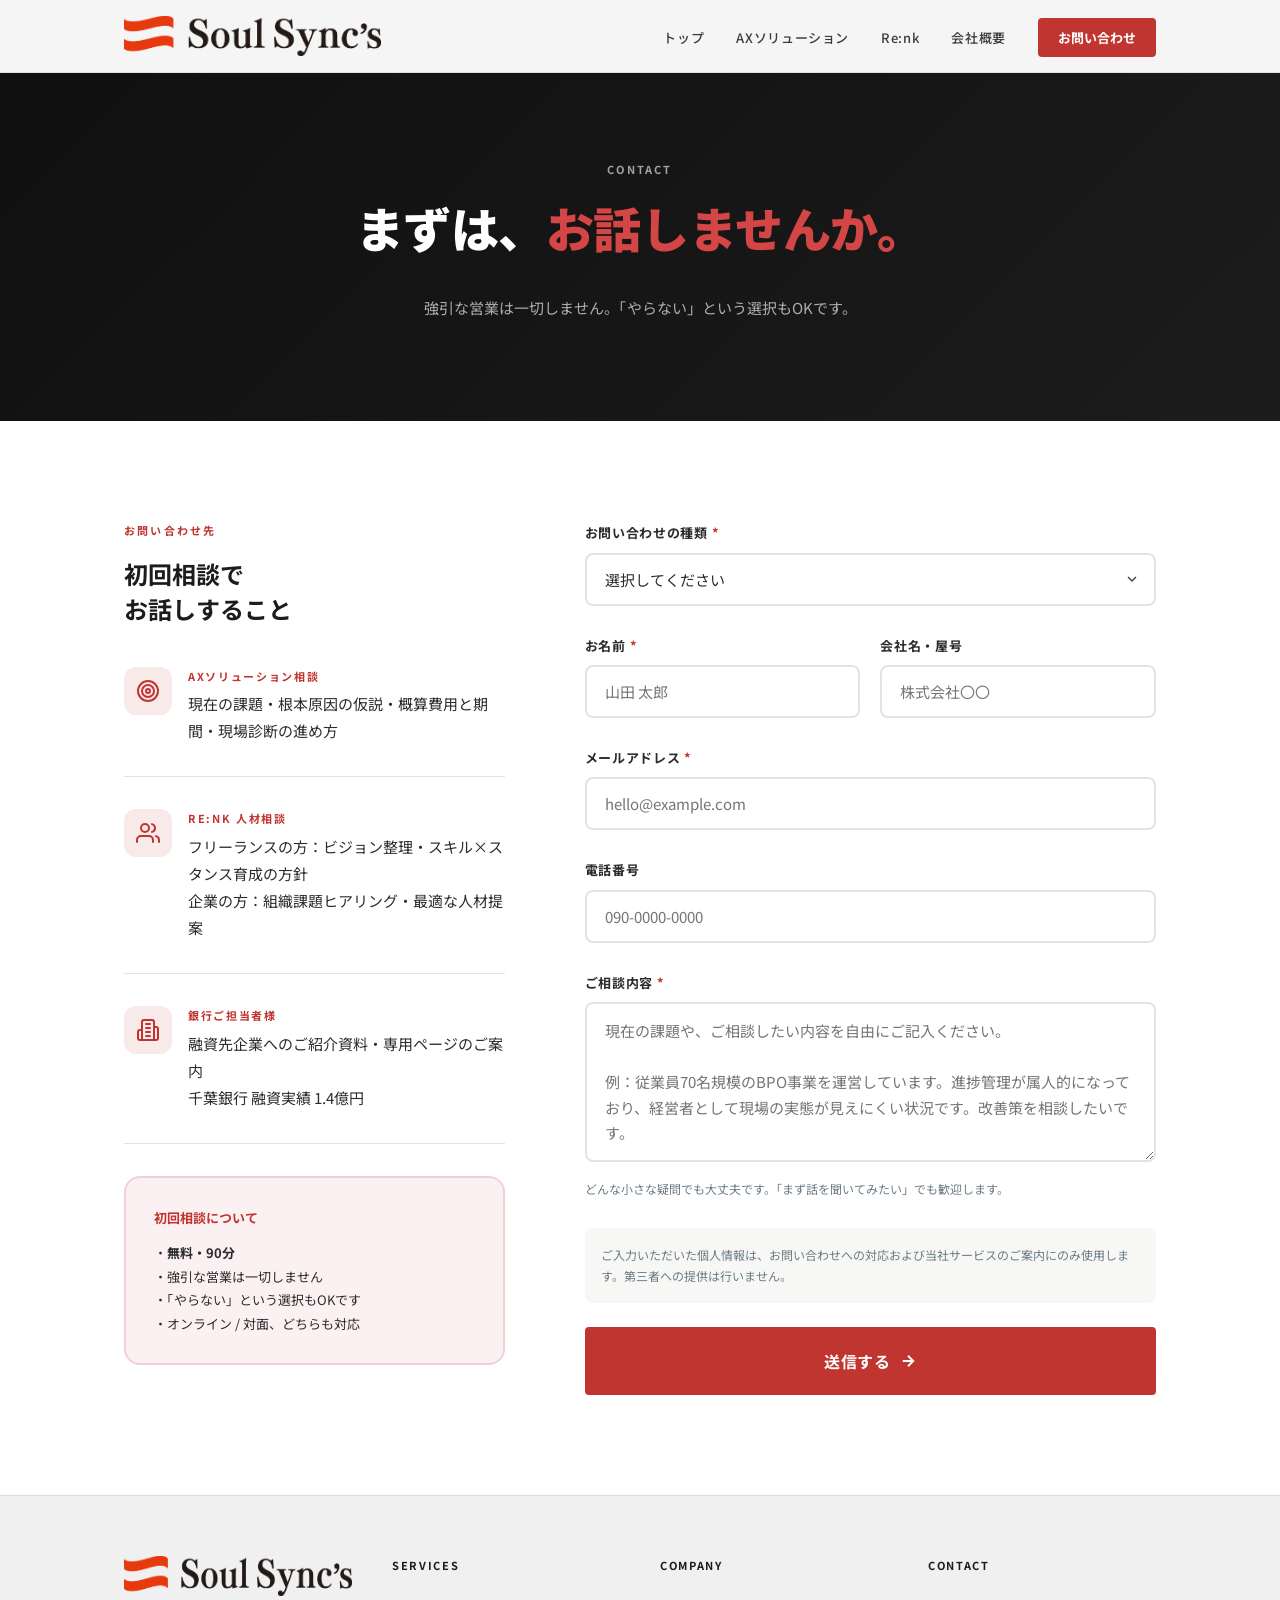
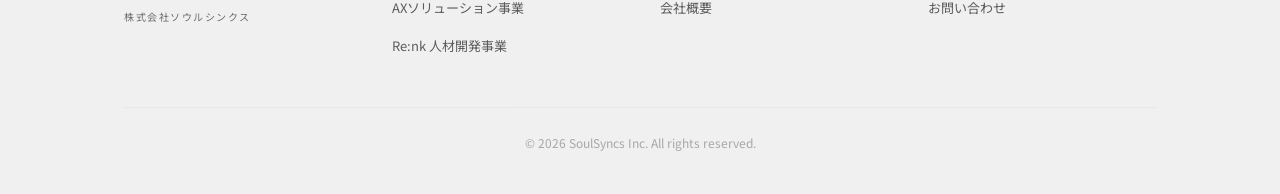
<file: contact.html>
<!DOCTYPE html>
<html lang="ja">
<head>
  <meta charset="UTF-8">
  <meta name="viewport" content="width=device-width, initial-scale=1.0">
  <title>お問い合わせ | 株式会社ソウルシンクス</title>
  <meta name="description" content="AXソリューション・Re:nk人材開発事業へのお問い合わせはこちら。初回相談は無料（90分）。強引な営業は一切しません。">
  <link rel="stylesheet" href="css/style.css">
  <style>
    .hero-animate { opacity:0; transform:translateY(30px); transition:opacity .8s ease,transform .8s ease; }
    .form-select { appearance:none; background-image:url("data:image/svg+xml,%3Csvg xmlns='http://www.w3.org/2000/svg' width='16' height='16' viewBox='0 0 24 24' fill='none' stroke='%2336454F' stroke-width='2'%3E%3Cpath d='M6 9l6 6 6-6'/%3E%3C/svg%3E"); background-repeat:no-repeat; background-position:right 14px center; padding-right:44px; }
    .privacy-note { font-size:12px;color:var(--text-light);line-height:1.8;padding:16px;background:var(--bg);border-radius:var(--radius-sm);margin-bottom:24px; }
  </style>
</head>
<body>

<!-- NAV -->
<nav class="nav">
  <div class="container">
    <div class="nav__inner">
      <a href="index.html" class="nav__logo">
        <img src="images/logo.png" alt="Soul Sync's 株式会社ソウルシンクス" class="nav__logo-img">
      </a>
      <ul class="nav__links">
        <li><a href="index.html" class="nav__link">トップ</a></li>
        <li><a href="ax.html" class="nav__link">AXソリューション</a></li>
        <li><a href="renk.html" class="nav__link">Re:nk</a></li>
        <li><a href="about.html" class="nav__link">会社概要</a></li>
        <li><a href="contact.html" class="nav__cta">お問い合わせ</a></li>
      </ul>
      <button class="nav__hamburger"><span></span><span></span><span></span></button>
    </div>
  </div>
</nav>

<!-- HERO -->
<section class="contact-hero">
  <div class="container" style="text-align:center;">
    <p class="section-label section-label--white hero-animate">CONTACT</p>
    <h1 class="hero__title hero-animate" style="font-size:clamp(28px,calc(2.8vw + 14px),48px);">まずは、<em>お話しませんか。</em></h1>
    <p style="font-size:15px;color:rgba(255,255,255,0.65);margin-top:16px;" class="hero-animate">強引な営業は一切しません。「やらない」という選択もOKです。</p>
  </div>
</section>

<!-- CONTACT FORM -->
<section class="section contact-section">
  <div class="container">
    <div class="contact-grid">

      <!-- Left: Info -->
      <div class="reveal">
        <p class="section-label">お問い合わせ先</p>
        <h2 class="section-title" style="font-size:24px;margin-bottom:40px;">初回相談で<br>お話しすること</h2>

        <div class="contact-info__item">
          <div class="contact-info__icon"><svg xmlns="http://www.w3.org/2000/svg" width="24" height="24" viewBox="0 0 24 24" fill="none" stroke="#C13530" stroke-width="2" stroke-linecap="round" stroke-linejoin="round"><circle cx="12" cy="12" r="10"/><circle cx="12" cy="12" r="6"/><circle cx="12" cy="12" r="2"/></svg></div>
          <div>
            <div class="contact-info__label">AXソリューション相談</div>
            <div class="contact-info__value">現在の課題・根本原因の仮説・概算費用と期間・現場診断の進め方</div>
          </div>
        </div>

        <div class="contact-info__item">
          <div class="contact-info__icon"><svg xmlns="http://www.w3.org/2000/svg" width="24" height="24" viewBox="0 0 24 24" fill="none" stroke="#C13530" stroke-width="2" stroke-linecap="round" stroke-linejoin="round"><path d="M17 21v-2a4 4 0 0 0-4-4H5a4 4 0 0 0-4 4v2"/><circle cx="9" cy="7" r="4"/><path d="M23 21v-2a4 4 0 0 0-3-3.87"/><path d="M16 3.13a4 4 0 0 1 0 7.75"/></svg></div>
          <div>
            <div class="contact-info__label">Re:nk 人材相談</div>
            <div class="contact-info__value">フリーランスの方：ビジョン整理・スキル×スタンス育成の方針<br>企業の方：組織課題ヒアリング・最適な人材提案</div>
          </div>
        </div>

        <div class="contact-info__item">
          <div class="contact-info__icon"><svg xmlns="http://www.w3.org/2000/svg" width="24" height="24" viewBox="0 0 24 24" fill="none" stroke="#C13530" stroke-width="2" stroke-linecap="round" stroke-linejoin="round"><path d="M6 22V4a2 2 0 0 1 2-2h8a2 2 0 0 1 2 2v18Z"/><path d="M6 12H4a2 2 0 0 0-2 2v6a2 2 0 0 0 2 2h2"/><path d="M18 9h2a2 2 0 0 1 2 2v9a2 2 0 0 1-2 2h-2"/><path d="M10 6h4"/><path d="M10 10h4"/><path d="M10 14h4"/><path d="M10 18h4"/></svg></div>
          <div>
            <div class="contact-info__label">銀行ご担当者様</div>
            <div class="contact-info__value">融資先企業へのご紹介資料・専用ページのご案内<br>千葉銀行 融資実績 1.4億円</div>
          </div>
        </div>

        <div style="background:rgba(184,25,46,0.06);border:2px solid rgba(184,25,46,0.15);border-radius:var(--radius-md);padding:28px;margin-top:32px;">
          <p style="font-size:13px;font-weight:700;color:var(--teal);margin-bottom:12px;">初回相談について</p>
          <p style="font-size:13px;color:var(--text);line-height:1.8;">・<strong>無料・90分</strong><br>・強引な営業は一切しません<br>・「やらない」という選択もOKです<br>・オンライン / 対面、どちらも対応</p>
        </div>
      </div>

      <!-- Right: Form -->
      <div class="reveal delay-2">
        <form action="#" method="POST">
          <div class="form-group">
            <label class="form-label">お問い合わせの種類<span>*</span></label>
            <select class="form-select" name="type" required>
              <option value="">選択してください</option>
              <option value="ax">AXソリューションのご相談</option>
              <option value="renk-freelance">Re:nk：フリーランスとして相談したい</option>
              <option value="renk-company">Re:nk：企業として人材を探している</option>
              <option value="bank">銀行ご担当者様（融資先企業へのご紹介）</option>
              <option value="other">その他のお問い合わせ</option>
            </select>
          </div>

          <div style="display:grid;grid-template-columns:1fr 1fr;gap:20px;">
            <div class="form-group">
              <label class="form-label">お名前<span>*</span></label>
              <input type="text" class="form-input" name="name" placeholder="山田 太郎" required>
            </div>
            <div class="form-group">
              <label class="form-label">会社名・屋号</label>
              <input type="text" class="form-input" name="company" placeholder="株式会社〇〇">
            </div>
          </div>

          <div class="form-group">
            <label class="form-label">メールアドレス<span>*</span></label>
            <input type="email" class="form-input" name="email" placeholder="hello@example.com" required>
          </div>

          <div class="form-group">
            <label class="form-label">電話番号</label>
            <input type="tel" class="form-input" name="tel" placeholder="090-0000-0000">
          </div>

          <div class="form-group">
            <label class="form-label">ご相談内容<span>*</span></label>
            <textarea class="form-textarea" name="message" placeholder="現在の課題や、ご相談したい内容を自由にご記入ください。&#10;&#10;例：従業員70名規模のBPO事業を運営しています。進捗管理が属人的になっており、経営者として現場の実態が見えにくい状況です。改善策を相談したいです。" required></textarea>
            <p class="form-note">どんな小さな疑問でも大丈夫です。「まず話を聞いてみたい」でも歓迎します。</p>
          </div>

          <div class="privacy-note">
            ご入力いただいた個人情報は、お問い合わせへの対応および当社サービスのご案内にのみ使用します。第三者への提供は行いません。
          </div>

          <button type="submit" class="btn btn--primary btn--lg" style="width:100%;justify-content:center;font-size:16px;">
            送信する
            <svg width="18" height="18" viewBox="0 0 24 24" fill="none" stroke="currentColor" stroke-width="2.5"><path d="M5 12h14M12 5l7 7-7 7"/></svg>
          </button>
        </form>
      </div>

    </div>
  </div>
</section>

<!-- FOOTER -->
<footer class="footer">
  <div class="container">
    <div class="footer__inner">
      <div><img src="images/logo.png" alt="Soul Sync's" class="footer__logo-img"><div class="footer__logo-sub">株式会社ソウルシンクス</div></div>
      <div><p class="footer__heading">SERVICES</p><ul class="footer__links"><li><a href="ax.html" class="footer__link">AXソリューション事業</a></li><li><a href="renk.html" class="footer__link">Re:nk 人材開発事業</a></li></ul></div>
      <div><p class="footer__heading">COMPANY</p><ul class="footer__links"><li><a href="about.html" class="footer__link">会社概要</a></li></ul></div>
      <div><p class="footer__heading">CONTACT</p><ul class="footer__links"><li><a href="contact.html" class="footer__link">お問い合わせ</a></li></ul></div>
    </div>
    <div class="footer__bottom">&copy; 2026 SoulSyncs Inc. All rights reserved.</div>
  </div>
</footer>

<script src="js/main.js"></script>
<script>
// URL パラメータでお問い合わせ種別を自動選択
const params = new URLSearchParams(window.location.search);
const type = params.get('type');
if (type) {
  const sel = document.querySelector('select[name="type"]');
  if (sel) {
    const opt = sel.querySelector(`option[value="${type}"]`);
    if (opt) opt.selected = true;
  }
}
</script>
</body>
</html>
</file>
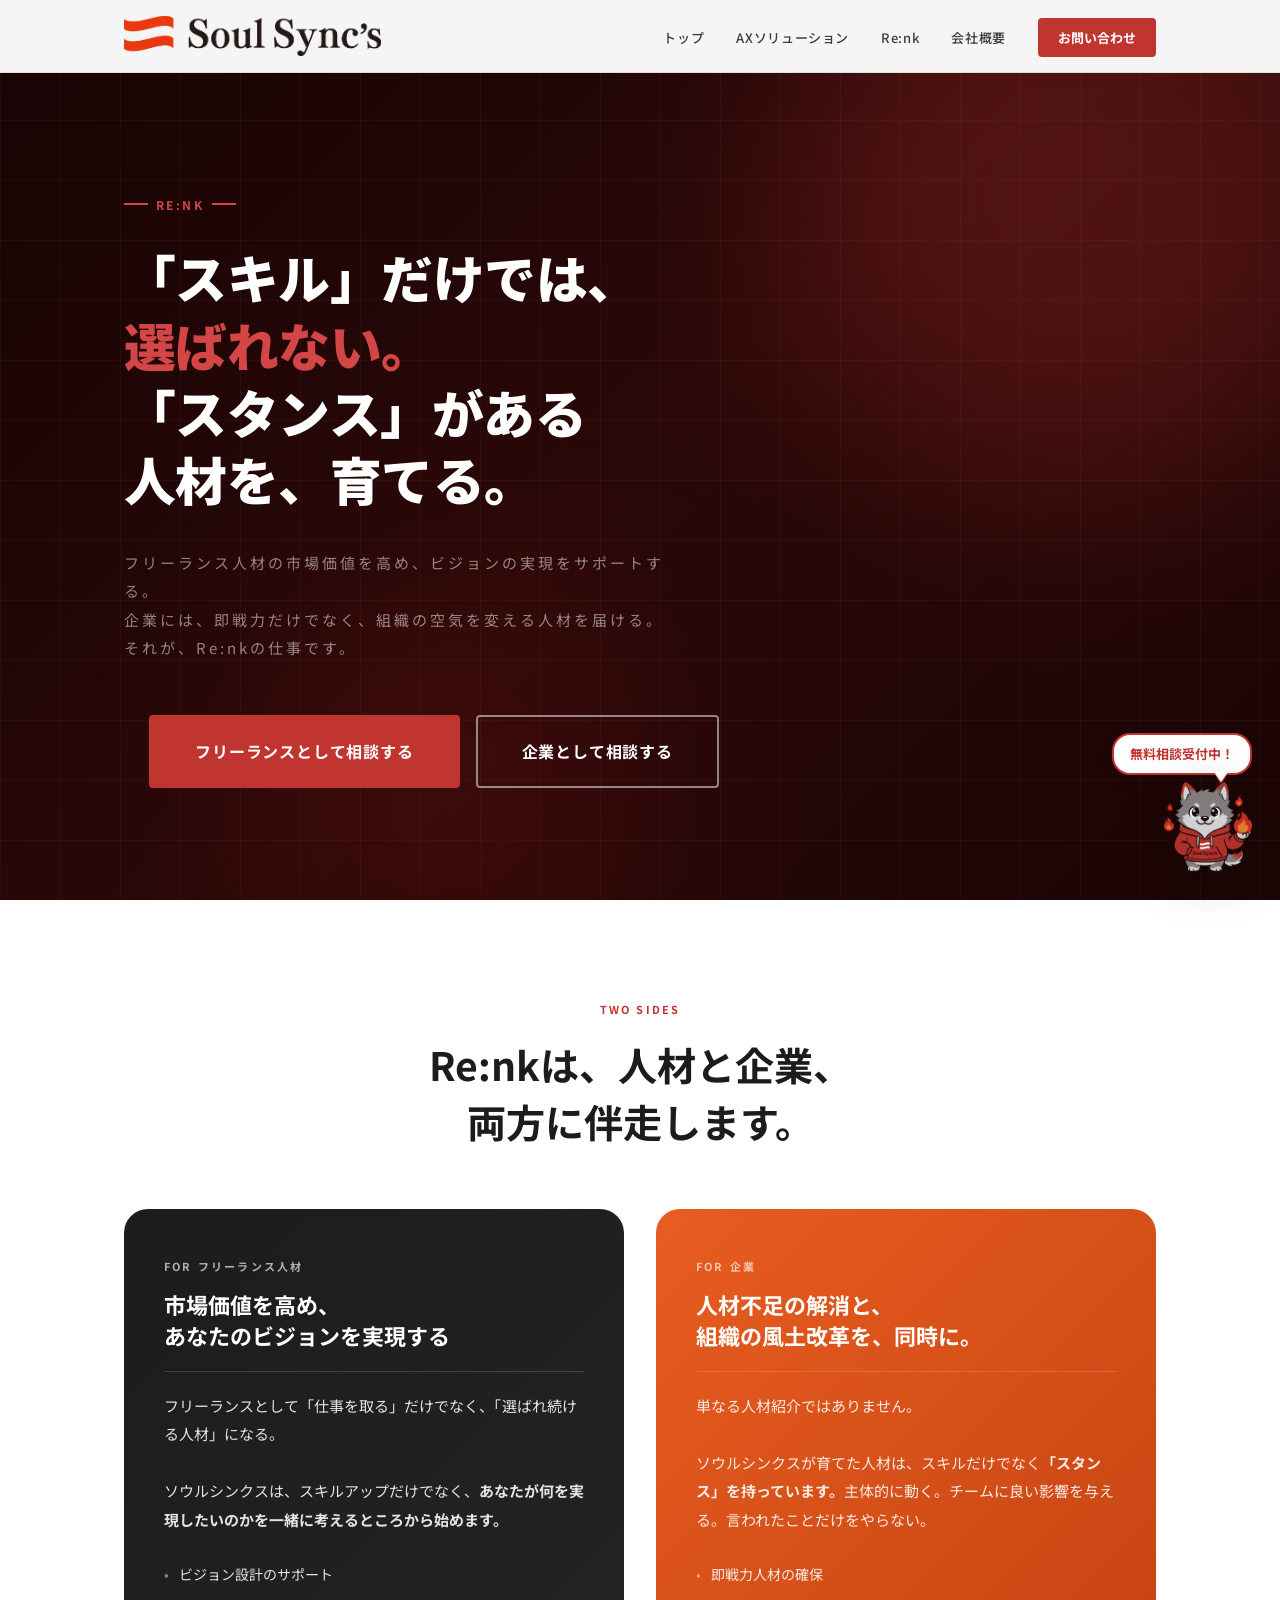
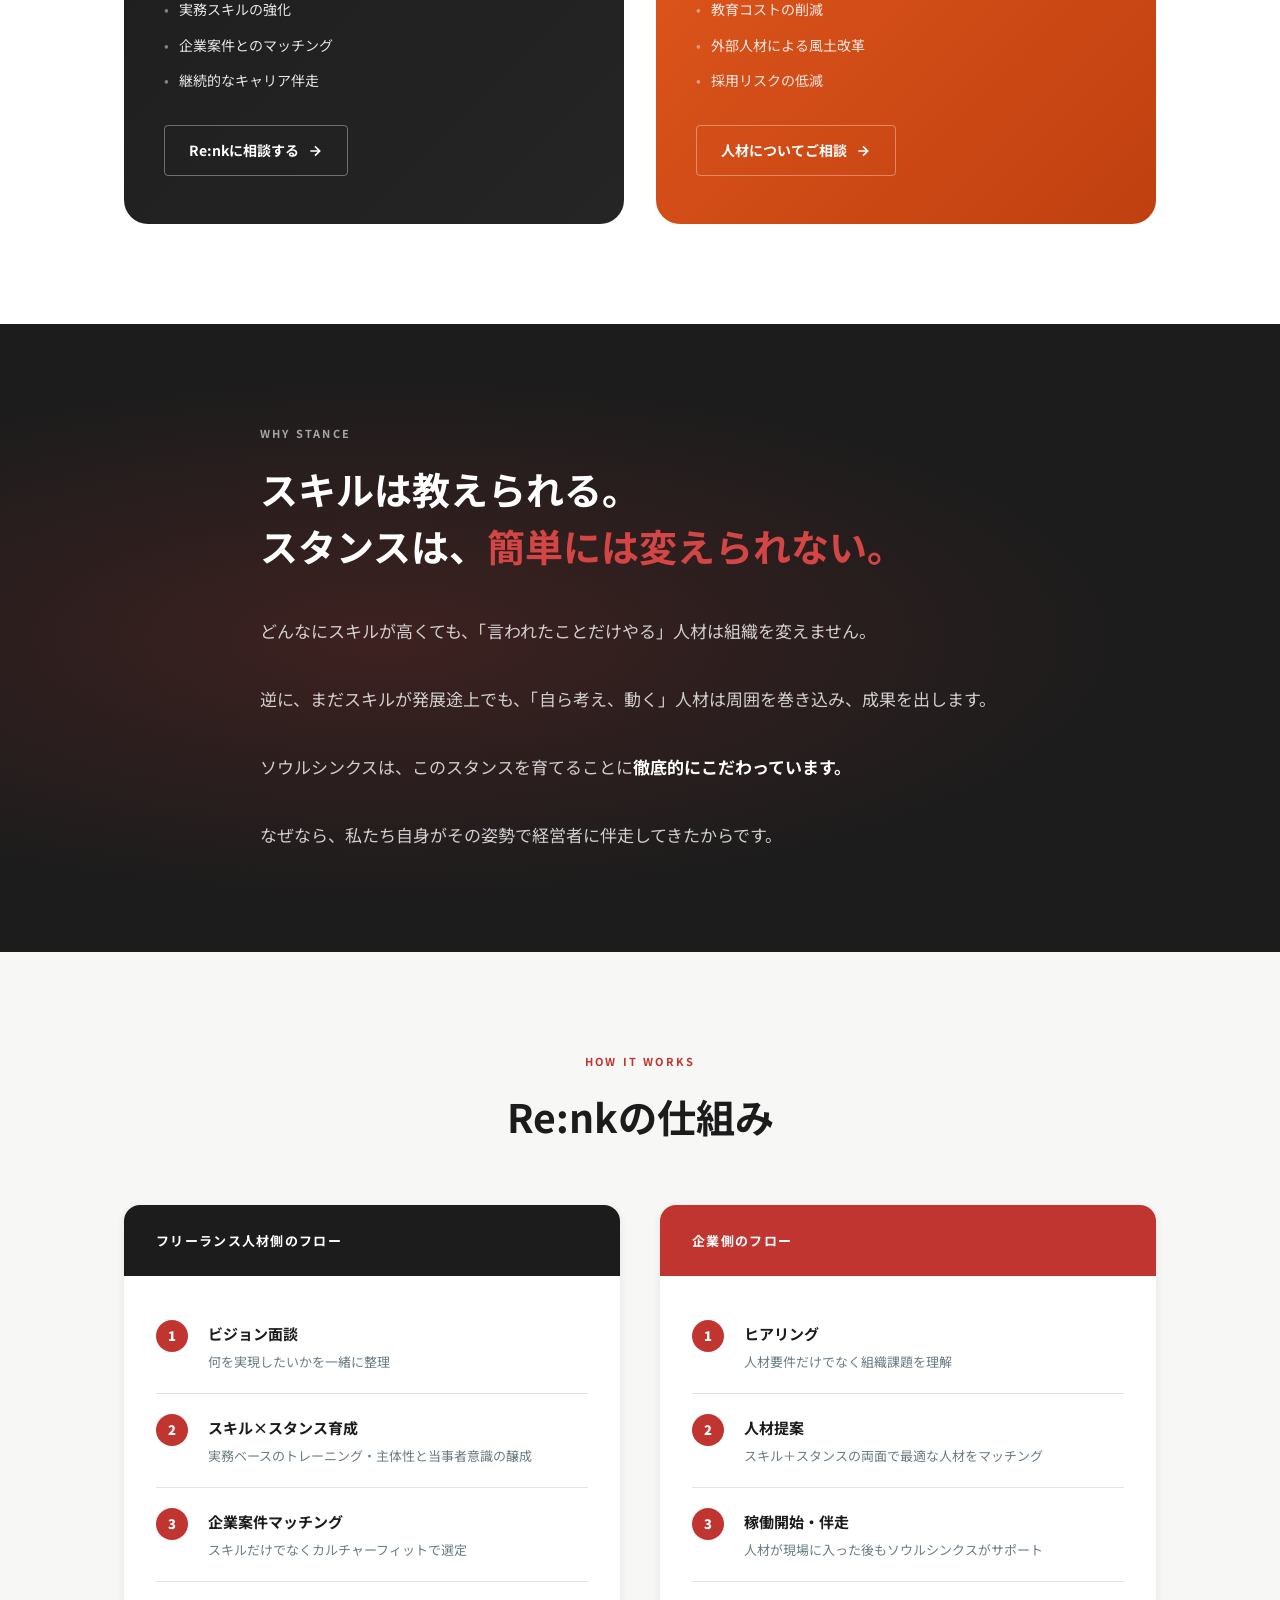
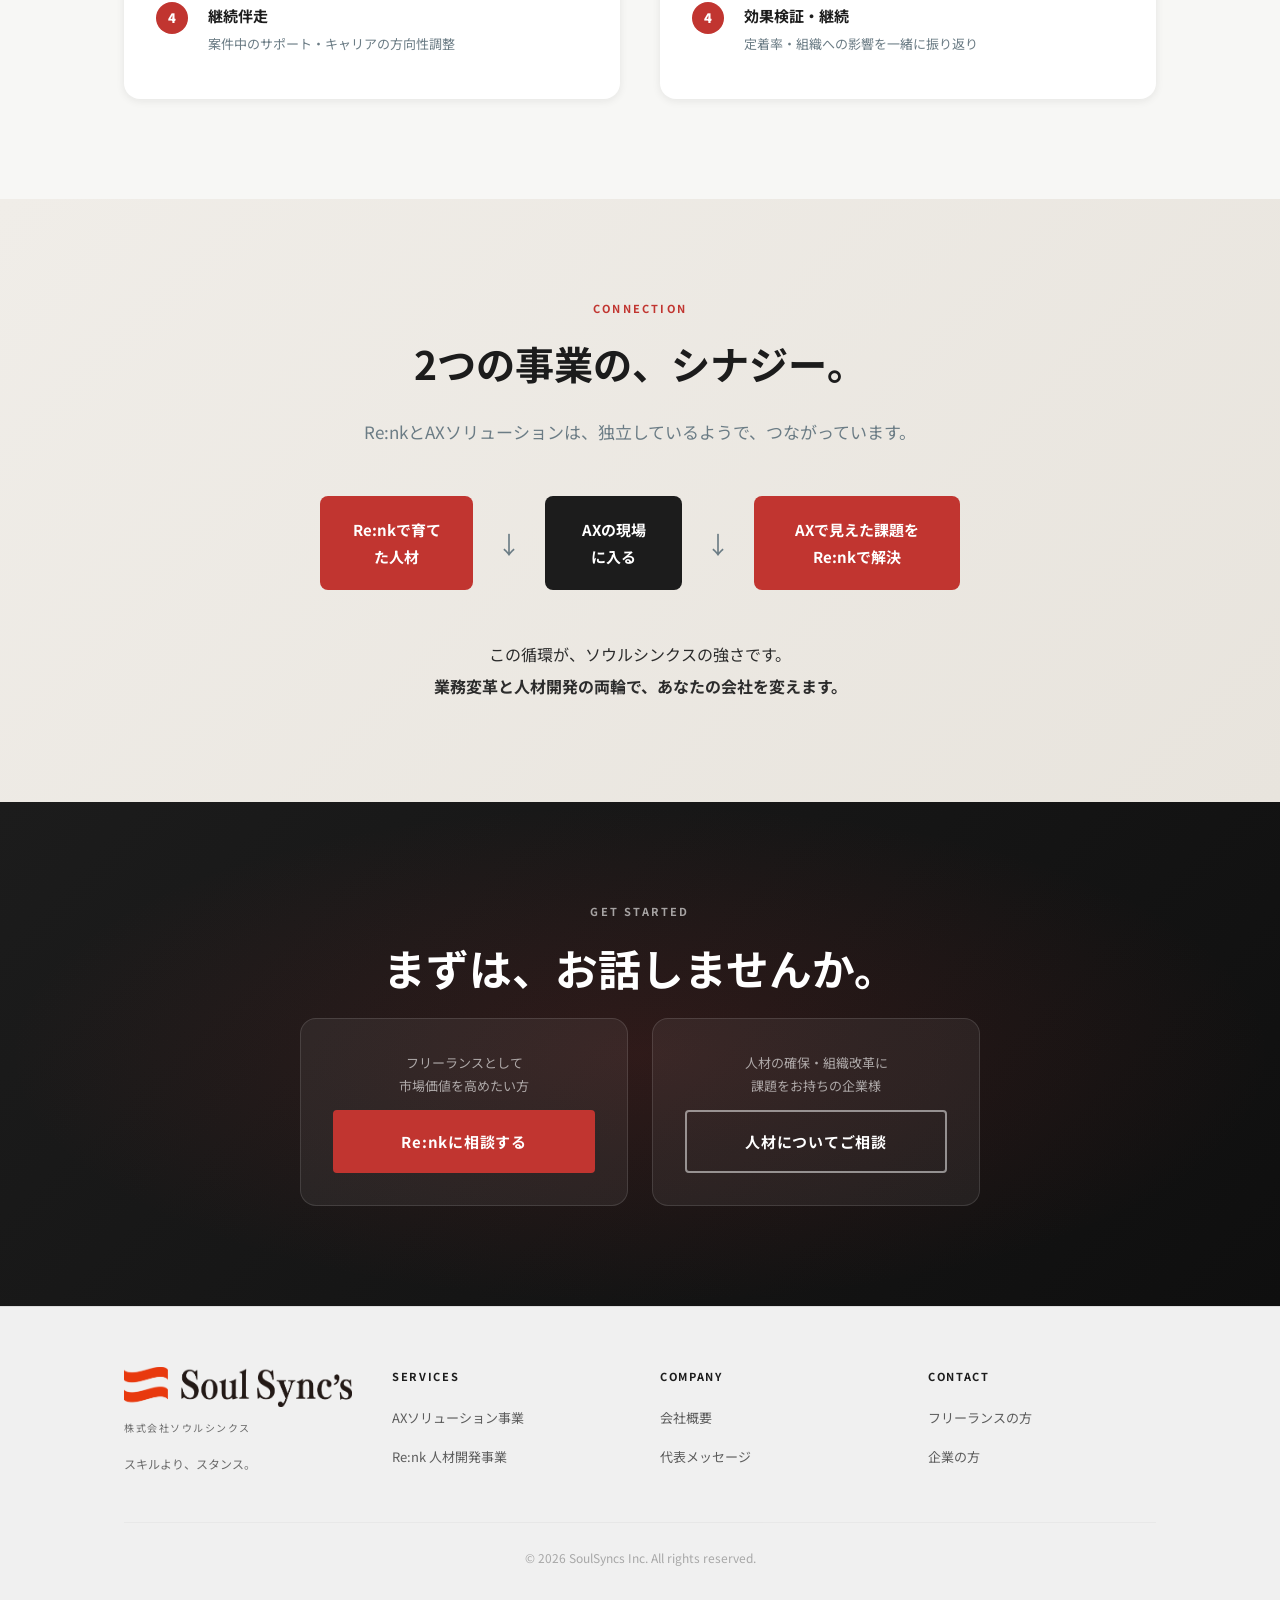
<file: renk.html>
<!DOCTYPE html>
<html lang="ja">
<head>
  <meta charset="UTF-8">
  <meta name="viewport" content="width=device-width, initial-scale=1.0">
  <title>Re:nk 人材開発事業 | 株式会社ソウルシンクス</title>
  <meta name="description" content="スキルだけでは、選ばれない。スタンスがある人材を育てる。フリーランス人材の市場価値を高め、企業には即戦力と組織改革を届けます。">
  <link rel="stylesheet" href="css/style.css">
  <style>
    .hero-animate { opacity:0; transform:translateY(30px); transition:opacity .8s ease,transform .8s ease; }
  </style>
</head>
<body>

<!-- NAV -->
<nav class="nav">
  <div class="container">
    <div class="nav__inner">
      <a href="index.html" class="nav__logo">
        <img src="images/logo.png" alt="Soul Sync's 株式会社ソウルシンクス" class="nav__logo-img">
      </a>
      <ul class="nav__links">
        <li><a href="index.html" class="nav__link">トップ</a></li>
        <li><a href="ax.html" class="nav__link">AXソリューション</a></li>
        <li><a href="renk.html" class="nav__link">Re:nk</a></li>
        <li><a href="about.html" class="nav__link">会社概要</a></li>
        <li><a href="contact.html" class="nav__cta">お問い合わせ</a></li>
      </ul>
      <button class="nav__hamburger"><span></span><span></span><span></span></button>
    </div>
  </div>
</nav>

<!-- ============================================================
     1. HERO
     ============================================================ -->
<section class="hero hero--renk">
  <div class="hero__bg">
    <div class="hero__bg-grid"></div>
    <div class="hero__bg-glow hero__bg-glow--1"></div>
    <div class="hero__bg-glow hero__bg-glow--2"></div>
  </div>
  <div class="container">
    <div class="hero__content">
      <p class="hero__label hero-animate">Re:nk</p>
      <h1 class="hero__title hero-animate">
        「スキル」だけでは、<br>
        <em>選ばれない。</em><br>
        「スタンス」がある<br>
        人材を、育てる。
      </h1>
      <p class="hero__company hero-animate" style="font-size:15px;opacity:.8;max-width:560px;line-height:1.9;">
        フリーランス人材の市場価値を高め、ビジョンの実現をサポートする。<br>
        企業には、即戦力だけでなく、組織の空気を変える人材を届ける。<br>
        それが、Re:nkの仕事です。
      </p>
      <div class="hero__cta hero-animate">
        <a href="contact.html?type=renk-freelance" class="btn btn--primary btn--lg">フリーランスとして相談する</a>
        <a href="contact.html?type=renk-company" class="btn btn--outline btn--lg">企業として相談する</a>
      </div>
    </div>
  </div>

</section>

<!-- ============================================================
     2. TWO SIDES
     ============================================================ -->
<section class="section two-sides">
  <div class="container">
    <div class="reveal" style="text-align:center;max-width:640px;margin:0 auto;">
      <p class="section-label">TWO SIDES</p>
      <h2 class="section-title">Re:nkは、人材と企業、<br>両方に伴走します。</h2>
    </div>

    <div class="two-sides__grid">
      <!-- For Freelance -->
      <div class="side-card side-card--freelance reveal reveal-left">
        <div class="side-card__for">For フリーランス人材</div>
        <h3 class="side-card__title">市場価値を高め、<br>あなたのビジョンを実現する</h3>
        <p class="side-card__desc">
          フリーランスとして「仕事を取る」だけでなく、「選ばれ続ける人材」になる。<br><br>
          ソウルシンクスは、スキルアップだけでなく、<strong>あなたが何を実現したいのかを一緒に考えるところから始めます。</strong>
        </p>
        <ul class="side-card__list">
          <li>ビジョン設計のサポート</li>
          <li>実務スキルの強化</li>
          <li>企業案件とのマッチング</li>
          <li>継続的なキャリア伴走</li>
        </ul>
        <a href="contact.html?type=renk-freelance" class="business-card__link">
          Re:nkに相談する
          <svg width="16" height="16" viewBox="0 0 24 24" fill="none" stroke="currentColor" stroke-width="2.5"><path d="M5 12h14M12 5l7 7-7 7"/></svg>
        </a>
      </div>

      <!-- For Company -->
      <div class="side-card side-card--company reveal reveal-right">
        <div class="side-card__for">For 企業</div>
        <h3 class="side-card__title">人材不足の解消と、<br>組織の風土改革を、同時に。</h3>
        <p class="side-card__desc">
          単なる人材紹介ではありません。<br><br>
          ソウルシンクスが育てた人材は、スキルだけでなく<strong>「スタンス」を持っています。</strong>主体的に動く。チームに良い影響を与える。言われたことだけをやらない。
        </p>
        <ul class="side-card__list">
          <li>即戦力人材の確保</li>
          <li>教育コストの削減</li>
          <li>外部人材による風土改革</li>
          <li>採用リスクの低減</li>
        </ul>
        <a href="contact.html?type=renk-company" class="business-card__link">
          人材についてご相談
          <svg width="16" height="16" viewBox="0 0 24 24" fill="none" stroke="currentColor" stroke-width="2.5"><path d="M5 12h14M12 5l7 7-7 7"/></svg>
        </a>
      </div>
    </div>
  </div>
</section>

<!-- ============================================================
     3. WHY STANCE MATTERS
     ============================================================ -->
<section class="section why-stance">
  <div class="container">
    <div class="why-stance__content">
      <div class="reveal">
        <p class="section-label section-label--white">WHY STANCE</p>
        <h2 class="section-title section-title--white why-stance__main">
          スキルは教えられる。<br>
          スタンスは、<em>簡単には変えられない。</em>
        </h2>
      </div>
      <div class="reveal delay-2">
        <p class="why-stance__body">
          どんなにスキルが高くても、「言われたことだけやる」人材は組織を変えません。<br><br>
          逆に、まだスキルが発展途上でも、「自ら考え、動く」人材は周囲を巻き込み、成果を出します。<br><br>
          ソウルシンクスは、このスタンスを育てることに<strong>徹底的にこだわっています。</strong><br><br>
          なぜなら、私たち自身がその姿勢で経営者に伴走してきたからです。
        </p>
      </div>
    </div>
  </div>
</section>

<!-- ============================================================
     4. HOW IT WORKS
     ============================================================ -->
<section class="section how-it-works">
  <div class="container">
    <div class="reveal" style="text-align:center;max-width:640px;margin:0 auto;">
      <p class="section-label">HOW IT WORKS</p>
      <h2 class="section-title">Re:nkの仕組み</h2>
    </div>

    <div class="how-it-works__grid">
      <!-- Freelance side -->
      <div class="how-card reveal reveal-left delay-1">
        <div class="how-card__header how-card__header--freelance">フリーランス人材側のフロー</div>
        <div class="how-card__steps">
          <div class="how-step">
            <div class="how-step__num">1</div>
            <div>
              <div class="how-step__title">ビジョン面談</div>
              <div class="how-step__desc">何を実現したいかを一緒に整理</div>
            </div>
          </div>
          <div class="how-step">
            <div class="how-step__num">2</div>
            <div>
              <div class="how-step__title">スキル×スタンス育成</div>
              <div class="how-step__desc">実務ベースのトレーニング・主体性と当事者意識の醸成</div>
            </div>
          </div>
          <div class="how-step">
            <div class="how-step__num">3</div>
            <div>
              <div class="how-step__title">企業案件マッチング</div>
              <div class="how-step__desc">スキルだけでなくカルチャーフィットで選定</div>
            </div>
          </div>
          <div class="how-step">
            <div class="how-step__num">4</div>
            <div>
              <div class="how-step__title">継続伴走</div>
              <div class="how-step__desc">案件中のサポート・キャリアの方向性調整</div>
            </div>
          </div>
        </div>
      </div>

      <!-- Company side -->
      <div class="how-card reveal reveal-right delay-2">
        <div class="how-card__header how-card__header--company">企業側のフロー</div>
        <div class="how-card__steps">
          <div class="how-step">
            <div class="how-step__num" style="background:var(--teal);">1</div>
            <div>
              <div class="how-step__title">ヒアリング</div>
              <div class="how-step__desc">人材要件だけでなく組織課題を理解</div>
            </div>
          </div>
          <div class="how-step">
            <div class="how-step__num" style="background:var(--teal);">2</div>
            <div>
              <div class="how-step__title">人材提案</div>
              <div class="how-step__desc">スキル＋スタンスの両面で最適な人材をマッチング</div>
            </div>
          </div>
          <div class="how-step">
            <div class="how-step__num" style="background:var(--teal);">3</div>
            <div>
              <div class="how-step__title">稼働開始・伴走</div>
              <div class="how-step__desc">人材が現場に入った後もソウルシンクスがサポート</div>
            </div>
          </div>
          <div class="how-step">
            <div class="how-step__num" style="background:var(--teal);">4</div>
            <div>
              <div class="how-step__title">効果検証・継続</div>
              <div class="how-step__desc">定着率・組織への影響を一緒に振り返り</div>
            </div>
          </div>
        </div>
      </div>
    </div>
  </div>
</section>

<!-- ============================================================
     5. CONNECTION TO AX
     ============================================================ -->
<section class="section connection">
  <div class="container">
    <div class="connection__inner reveal">
      <p class="section-label">CONNECTION</p>
      <h2 class="section-title">2つの事業の、シナジー。</h2>
      <p class="section-desc" style="margin:0 auto 40px;">
        Re:nkとAXソリューションは、独立しているようで、つながっています。
      </p>
      <div class="connection__arrows">
        <div class="connection__box connection__box--renk">Re:nkで育てた人材</div>
        <div class="connection__arrow">↓</div>
        <div class="connection__box connection__box--ax">AXの現場に入る</div>
        <div class="connection__arrow">↓</div>
        <div class="connection__box connection__box--renk">AXで見えた課題をRe:nkで解決</div>
      </div>
      <p style="font-size:16px;line-height:2;color:var(--text);">
        この循環が、ソウルシンクスの強さです。<br>
        <strong>業務変革と人材開発の両輪で、あなたの会社を変えます。</strong>
      </p>
    </div>
  </div>
</section>

<!-- ============================================================
     6. CTA
     ============================================================ -->
<section class="section cta-section">
  <div class="container">
    <div class="cta-section__content reveal">
      <p class="section-label section-label--white">GET STARTED</p>
      <h2 class="cta-section__title">まずは、お話しませんか。</h2>
      <div class="cta-section__buttons">
        <div style="display:grid;grid-template-columns:1fr 1fr;gap:24px;width:100%;max-width:680px;">
          <div style="background:rgba(255,255,255,0.06);border:1px solid rgba(255,255,255,0.12);border-radius:var(--radius-md);padding:32px;text-align:center;">
            <p style="font-size:13px;color:rgba(255,255,255,0.6);margin-bottom:12px;">フリーランスとして<br>市場価値を高めたい方</p>
            <a href="contact.html?type=renk-freelance" class="btn btn--primary" style="width:100%;justify-content:center;">Re:nkに相談する</a>
          </div>
          <div style="background:rgba(255,255,255,0.06);border:1px solid rgba(255,255,255,0.12);border-radius:var(--radius-md);padding:32px;text-align:center;">
            <p style="font-size:13px;color:rgba(255,255,255,0.6);margin-bottom:12px;">人材の確保・組織改革に<br>課題をお持ちの企業様</p>
            <a href="contact.html?type=renk-company" class="btn btn--outline" style="width:100%;justify-content:center;">人材についてご相談</a>
          </div>
        </div>
      </div>
    </div>
  </div>
</section>

<!-- FOOTER -->
<footer class="footer">
  <div class="container">
    <div class="footer__inner">
      <div><img src="images/logo.png" alt="Soul Sync's" class="footer__logo-img"><div class="footer__logo-sub">株式会社ソウルシンクス</div><p class="footer__tagline">スキルより、スタンス。</p></div>
      <div><p class="footer__heading">SERVICES</p><ul class="footer__links"><li><a href="ax.html" class="footer__link">AXソリューション事業</a></li><li><a href="renk.html" class="footer__link">Re:nk 人材開発事業</a></li></ul></div>
      <div><p class="footer__heading">COMPANY</p><ul class="footer__links"><li><a href="about.html" class="footer__link">会社概要</a></li><li><a href="about.html#ceo" class="footer__link">代表メッセージ</a></li></ul></div>
      <div><p class="footer__heading">CONTACT</p><ul class="footer__links"><li><a href="contact.html?type=renk-freelance" class="footer__link">フリーランスの方</a></li><li><a href="contact.html?type=renk-company" class="footer__link">企業の方</a></li></ul></div>
    </div>
    <div class="footer__bottom">&copy; 2026 SoulSyncs Inc. All rights reserved.</div>
  </div>
</footer>

<script src="js/main.js"></script>

<!-- 右下追随ソウルくん -->
<div class="soul-float" id="soulFloat">
  <div class="soul-float__bubble">無料相談受付中！</div>
  <a href="contact.html">
    <img src="images/soul-kun.png" alt="ソウルくん">
  </a>
</div>

</body>
</html>
</file>
<file: css/style.css>
/* ============================================================
   SOULSYNCS CORPORATE LP - DESIGN SYSTEM
   ============================================================ */

/* --- Google Fonts Import --- */
@import url('https://fonts.googleapis.com/css2?family=Noto+Sans+JP:wght@300;400;500;700;900&family=Noto+Serif+JP:wght@400;700&display=swap');

/* --- CSS Custom Properties --- */
:root {
  /* ダーク系（背景・見出し） */
  --navy:      #1C1C1C;   /* ほぼ黒 — ダークセクション背景・見出し色 */
  --navy-dark: #0F0F0F;   /* 深黒 */

  /* ブランドレッド（ロゴ由来） */
  --teal:      #C13530;   /* ロゴの赤 — アクセント全般 */
  --teal-light:#D44545;   /* 少し明るい赤 */
  --coral:     #C13530;   /* プライマリボタン */

  /* ベース */
  --bg:        #F7F7F5;
  --white:     #FFFFFF;
  --text:      #2C2C2C;
  --text-light:#6b7c85;
  --border:    #e0e4e8;
  --fire:      #E85D20;   /* Re:nk オレンジ差別化 */

  --font-sans: 'Noto Sans JP', sans-serif;
  --font-serif:'Noto Serif JP', serif;

  --shadow-sm: 0 2px 8px rgba(30,30,30,0.08);
  --shadow-md: 0 8px 32px rgba(30,30,30,0.12);
  --shadow-lg: 0 20px 60px rgba(30,30,30,0.18);

  --radius-sm: 8px;
  --radius-md: 16px;
  --radius-lg: 24px;

  --transition: 0.3s cubic-bezier(0.4, 0, 0.2, 1);
}

/* --- Reset & Base --- */
*, *::before, *::after { box-sizing: border-box; margin: 0; padding: 0; }

html { scroll-behavior: smooth; font-size: 16px; }

body {
  font-family: var(--font-sans);
  color: var(--text);
  background: var(--bg);
  line-height: 1.8;
  -webkit-font-smoothing: antialiased;
}

img { max-width: 100%; display: block; }
a  { color: inherit; text-decoration: none; }
ul { list-style: none; }

/* 日本語の不自然な行折り返しを防ぐ */
h1, h2, h3, h4 {
  word-break: keep-all;
  overflow-wrap: break-word;
  line-height: 1.45;
}

/* --- Layout Utilities --- */
.container {
  max-width: 1160px;
  margin: 0 auto;
  padding: 0 5%;
}

.section {
  padding: 100px 0;
}

.section--dark {
  background: var(--navy);
  color: var(--white);
}

.section--teal {
  background: var(--teal);
  color: var(--white);
}

.section--cream {
  background: #F0EDE8;
}

/* --- Animation Base --- */
.reveal {
  opacity: 0;
  transform: translateY(40px);
  transition: opacity 0.7s ease, transform 0.7s ease;
}

.reveal.visible {
  opacity: 1;
  transform: translateY(0);
}

.reveal-left {
  opacity: 0;
  transform: translateX(-40px);
  transition: opacity 0.7s ease, transform 0.7s ease;
}

.reveal-left.visible {
  opacity: 1;
  transform: translateX(0);
}

.reveal-right {
  opacity: 0;
  transform: translateX(40px);
  transition: opacity 0.7s ease, transform 0.7s ease;
}

.reveal-right.visible {
  opacity: 1;
  transform: translateX(0);
}

.delay-1 { transition-delay: 0.1s; }
.delay-2 { transition-delay: 0.2s; }
.delay-3 { transition-delay: 0.3s; }
.delay-4 { transition-delay: 0.4s; }
.delay-5 { transition-delay: 0.5s; }

/* --- Typography --- */
.section-label {
  font-size: 11px;
  font-weight: 700;
  letter-spacing: 0.2em;
  text-transform: uppercase;
  color: var(--teal);
  margin-bottom: 16px;
}

.section-label--white {
  color: rgba(255,255,255,0.6);
}

.section-title {
  font-size: clamp(22px, calc(2.2vw + 11px), 40px);
  font-weight: 700;
  line-height: 1.45;
  color: var(--navy);
  margin-bottom: 24px;
  word-break: keep-all;
  overflow-wrap: break-word;
}

.section-title--white {
  color: var(--white);
}

.section-title--teal {
  color: var(--teal);
}

.section-desc {
  font-size: 17px;
  line-height: 1.9;
  color: var(--text-light);
  max-width: 640px;
}

.section-desc--white {
  color: rgba(255,255,255,0.8);
}

/* --- Buttons --- */
.btn {
  display: inline-flex;
  align-items: center;
  gap: 8px;
  padding: 16px 32px;
  font-size: 15px;
  font-weight: 700;
  font-family: var(--font-sans);
  border-radius: 4px;
  border: 2px solid transparent;
  cursor: pointer;
  transition: var(--transition);
  letter-spacing: 0.05em;
  white-space: nowrap;
}

.btn--primary {
  background: var(--coral);
  color: var(--white);
  border-color: var(--coral);
}

.btn--primary:hover {
  background: #A52B26;
  border-color: #A52B26;
  transform: translateY(-2px);
  box-shadow: 0 8px 24px rgba(193,53,48,0.35);
}

.btn--outline {
  background: transparent;
  color: var(--white);
  border-color: rgba(255,255,255,0.5);
}

.btn--outline:hover {
  background: rgba(255,255,255,0.1);
  border-color: var(--white);
  transform: translateY(-2px);
}

.btn--outline-navy {
  background: transparent;
  color: var(--navy);
  border-color: var(--navy);
}

.btn--outline-navy:hover {
  background: var(--navy);
  color: var(--white);
  transform: translateY(-2px);
}

.btn--outline-teal {
  background: transparent;
  color: var(--teal);
  border-color: var(--teal);
}

.btn--outline-teal:hover {
  background: var(--teal);
  color: var(--white);
  transform: translateY(-2px);
}

.btn--lg {
  padding: 20px 44px;
  font-size: 16px;
}

/* ============================================================
   NAVIGATION
   ============================================================ */
.nav {
  position: fixed;
  top: 0;
  left: 0;
  right: 0;
  z-index: 1000;
  padding: 16px 0;
  background: #F5F5F5;
  border-bottom: 1px solid #E0E0E0;
  transition: var(--transition);
}

.nav.scrolled {
  background: #F5F5F5;
  padding: 12px 0;
  box-shadow: 0 2px 16px rgba(0,0,0,0.08);
}

.nav__inner {
  display: flex;
  align-items: center;
  justify-content: space-between;
}

.nav__logo {
  display: flex;
  align-items: center;
  gap: 10px;
}

.nav__logo-img {
  height: 40px;
  width: auto;
  display: block;
}

.nav__logo span {
  display: block;
  font-size: 10px;
  font-weight: 400;
  letter-spacing: 0.1em;
  opacity: 0.7;
  color: var(--white);
}

.nav__links {
  display: flex;
  align-items: center;
  gap: 32px;
}

.nav__link {
  font-size: 13px;
  font-weight: 500;
  color: #3C3C3C;
  letter-spacing: 0.05em;
  transition: var(--transition);
  position: relative;
}

.nav__link::after {
  content: '';
  position: absolute;
  bottom: -4px;
  left: 0;
  width: 0;
  height: 2px;
  background: var(--coral);
  transition: var(--transition);
}

.nav__link:hover {
  color: var(--teal);
}

.nav__link:hover::after {
  width: 100%;
}

.nav__cta {
  background: var(--coral);
  color: var(--white);
  padding: 10px 20px;
  border-radius: 4px;
  font-size: 13px;
  font-weight: 700;
  transition: var(--transition);
}

.nav__cta:hover {
  background: #A52B26;
  transform: translateY(-1px);
}

.nav__cta::after { display: none; }

.nav__hamburger {
  display: none;
  flex-direction: column;
  gap: 6px;
  cursor: pointer;
  padding: 4px;
}

.nav__hamburger span {
  display: block;
  width: 24px;
  height: 2px;
  background: #1C1C1C;
  transition: var(--transition);
}

/* ============================================================
   HERO SECTION
   ============================================================ */
.hero {
  position: relative;
  min-height: 100vh;
  display: flex;
  align-items: center;
  overflow: hidden;
  padding-top: 72px;
  background: linear-gradient(135deg, var(--navy-dark) 0%, var(--navy) 50%, #252525 100%);
}

.hero__bg {
  position: absolute;
  inset: 0;
  overflow: hidden;
}

.hero__bg-grid {
  position: absolute;
  inset: 0;
  background-image:
    linear-gradient(rgba(255,255,255,0.03) 1px, transparent 1px),
    linear-gradient(90deg, rgba(255,255,255,0.03) 1px, transparent 1px);
  background-size: 60px 60px;
}

.hero__bg-glow {
  position: absolute;
  width: 600px;
  height: 600px;
  border-radius: 50%;
  filter: blur(100px);
  opacity: 0.15;
}

.hero__bg-glow--1 {
  background: var(--teal);
  top: -100px;
  right: -100px;
}

.hero__bg-glow--2 {
  background: var(--coral);
  bottom: -100px;
  left: 20%;
  width: 400px;
  height: 400px;
  opacity: 0.1;
}

.hero .container {
  display: flex;
  align-items: center;
  gap: 60px;
  position: relative;
  z-index: 1;
  width: 100%;
}

.hero__content {
  position: relative;
  z-index: 1;
  max-width: 620px;
  flex: 1;
}

/* TOP ページのみ中央寄せ */
.hero--home .container {
  flex-direction: column;
  align-items: center;
  gap: 0;
}

.hero--home .hero__content {
  max-width: 720px;
  width: 100%;
  flex: none;
  text-align: center;
}

.hero--home .hero__label {
  display: inline-flex;
}

.hero--home .hero__cta {
  justify-content: center;
}

/* 右下追随ソウルくん */
.soul-float {
  position: fixed;
  bottom: 28px;
  right: 28px;
  z-index: 200;
  display: flex;
  flex-direction: column;
  align-items: flex-end;
  gap: 6px;
  animation: mascot-float 4s ease-in-out infinite;
}

.soul-float a {
  display: block;
  line-height: 0;
}

.soul-float img {
  width: 88px;
  height: auto;
  filter: drop-shadow(0 8px 24px rgba(0,0,0,0.28));
  transition: transform 0.2s ease;
}

.soul-float a:hover img {
  transform: scale(1.06);
}

.soul-float__bubble {
  background: #ffffff;
  border: 2px solid var(--teal);
  border-radius: 18px;
  padding: 7px 16px;
  font-size: 13px;
  font-weight: 700;
  color: var(--teal);
  white-space: nowrap;
  box-shadow: 0 4px 16px rgba(0,0,0,0.12);
  position: relative;
}

/* 吹き出しの尾（下向き、右寄り） */
.soul-float__bubble::before,
.soul-float__bubble::after {
  content: '';
  position: absolute;
  bottom: -11px;
  right: 22px;
  width: 0;
  height: 0;
  border-left: 7px solid transparent;
  border-right: 7px solid transparent;
}
.soul-float__bubble::before {
  border-top: 12px solid var(--teal);
  bottom: -12px;
}
.soul-float__bubble::after {
  border-top: 10px solid #ffffff;
  bottom: -9px;
  z-index: 1;
}

@media (max-width: 640px) {
  .soul-float {
    bottom: 16px;
    right: 16px;
  }
  .soul-float img { width: 68px; }
  .soul-float__bubble { font-size: 12px; padding: 6px 12px; }
}

@keyframes mascot-float {
  0%, 100% { transform: translateY(0px); }
  50%       { transform: translateY(-16px); }
}

@media (max-width: 640px) {
  .hero .container { flex-direction: column; gap: 32px; }
  .hero--home .container { gap: 0; }
}

.hero__label {
  display: inline-flex;
  align-items: center;
  gap: 8px;
  font-size: 12px;
  font-weight: 700;
  letter-spacing: 0.2em;
  color: var(--teal-light);
  margin-bottom: 28px;
  text-transform: uppercase;
}

.hero__label::before,
.hero__label::after {
  content: '';
  display: block;
  width: 24px;
  height: 2px;
  background: var(--teal-light);
}

.hero__title {
  font-size: clamp(28px, calc(2.8vw + 16px), 52px);
  font-weight: 900;
  line-height: 1.3;
  color: var(--white);
  margin-bottom: 36px;
  letter-spacing: -0.01em;
  word-break: keep-all;
  overflow-wrap: break-word;
}

.hero__title em {
  font-style: normal;
  color: var(--teal-light);
  position: relative;
}

.hero__company {
  font-size: 14px;
  font-weight: 400;
  letter-spacing: 0.2em;
  color: rgba(255,255,255,0.5);
  margin-bottom: 52px;
}

.hero__desc {
  margin-bottom: 52px;
}

.hero__desc-lead {
  font-size: clamp(17px, 1.8vw, 22px);
  font-weight: 700;
  color: rgba(255,255,255,0.92);
  letter-spacing: 0.04em;
  margin-bottom: 10px;
}

.hero__desc-body {
  font-size: 14px;
  font-weight: 400;
  line-height: 1.9;
  color: rgba(255,255,255,0.55);
  letter-spacing: 0.05em;
}

.hero__cta {
  display: flex;
  gap: 16px;
  flex-wrap: wrap;
  justify-content: center;
}

.hero__scroll {
  position: absolute;
  bottom: 40px;
  left: 50%;
  transform: translateX(-50%);
  display: flex;
  flex-direction: column;
  align-items: center;
  gap: 8px;
  color: rgba(255,255,255,0.4);
  font-size: 11px;
  letter-spacing: 0.2em;
  animation: bounce 2s ease-in-out infinite;
}

.hero__scroll svg {
  width: 20px;
  height: 20px;
  opacity: 0.4;
}

@keyframes bounce {
  0%, 100% { transform: translateX(-50%) translateY(0); }
  50%       { transform: translateX(-50%) translateY(8px); }
}

/* ============================================================
   WHAT WE DO SECTION
   ============================================================ */
.what-we-do {
  background: var(--white);
}

.what-we-do__header {
  text-align: center;
  margin-bottom: 64px;
}

.what-we-do__grid {
  display: grid;
  grid-template-columns: 1fr 1fr;
  gap: 32px;
}

.business-card {
  position: relative;
  padding: 48px 44px;
  border-radius: var(--radius-lg);
  overflow: hidden;
  transition: var(--transition);
  cursor: pointer;
}

.business-card:hover {
  transform: translateY(-6px);
  box-shadow: var(--shadow-lg);
}

.business-card--ax {
  background: linear-gradient(135deg, var(--navy) 0%, #252525 100%);
  color: var(--white);
}

.business-card--renk {
  background: linear-gradient(135deg, #E85D20 0%, #C04010 100%);
  color: var(--white);
}

.business-card__pattern {
  position: absolute;
  top: 0;
  right: 0;
  width: 200px;
  height: 200px;
  opacity: 0.06;
  background-image:
    repeating-linear-gradient(
      45deg,
      currentColor 0,
      currentColor 1px,
      transparent 0,
      transparent 50%
    );
  background-size: 16px 16px;
}

.business-card__tag {
  display: inline-block;
  font-size: 11px;
  font-weight: 700;
  letter-spacing: 0.2em;
  text-transform: uppercase;
  padding: 6px 14px;
  border-radius: 2px;
  margin-bottom: 24px;
}

.business-card--ax .business-card__tag {
  background: rgba(3,173,194,0.25);
  color: var(--teal-light);
}

.business-card--renk .business-card__tag {
  background: rgba(193,53,48,0.25);
  color: #ff9ea2;
}

.business-card__title {
  font-size: 32px;
  font-weight: 900;
  margin-bottom: 6px;
  letter-spacing: -0.01em;
}

.business-card__subtitle {
  font-size: 13px;
  font-weight: 400;
  opacity: 0.65;
  letter-spacing: 0.1em;
  margin-bottom: 28px;
  padding-bottom: 28px;
  border-bottom: 1px solid rgba(255,255,255,0.15);
}

.business-card__desc {
  font-size: 15px;
  line-height: 1.9;
  opacity: 0.88;
  margin-bottom: 16px;
}

.business-card__target {
  font-size: 12px;
  font-weight: 500;
  opacity: 0.65;
  letter-spacing: 0.05em;
  margin-bottom: 32px;
}

.business-card__link {
  display: inline-flex;
  align-items: center;
  gap: 8px;
  font-size: 14px;
  font-weight: 700;
  color: var(--white);
  padding: 12px 24px;
  border: 1.5px solid rgba(255,255,255,0.35);
  border-radius: 4px;
  transition: var(--transition);
}

.business-card__link:hover {
  background: rgba(255,255,255,0.12);
  border-color: rgba(255,255,255,0.7);
}

.business-card__link svg {
  transition: var(--transition);
}

.business-card__link:hover svg {
  transform: translateX(4px);
}

/* ============================================================
   PHILOSOPHY SECTION
   ============================================================ */
.philosophy {
  background: var(--navy);
  text-align: center;
  position: relative;
  overflow: hidden;
}

.philosophy::before {
  content: '';
  position: absolute;
  inset: 0;
  background-image: radial-gradient(circle at 20% 50%, rgba(193,53,48,0.2) 0%, transparent 60%),
                    radial-gradient(circle at 80% 50%, rgba(193,53,48,0.1) 0%, transparent 60%);
}

.philosophy__content {
  position: relative;
  max-width: 760px;
  margin: 0 auto;
}

.philosophy__main {
  font-size: clamp(22px, calc(2.4vw + 11px), 38px);
  font-weight: 700;
  line-height: 1.5;
  color: var(--white);
  margin-bottom: 40px;
  word-break: keep-all;
}

.philosophy__main em {
  font-style: normal;
  color: var(--teal-light);
}

.philosophy__divider {
  width: 48px;
  height: 3px;
  background: var(--coral);
  margin: 0 auto 40px;
}

.philosophy__desc {
  font-size: 17px;
  line-height: 2;
  color: rgba(255,255,255,0.75);
}

.philosophy__desc strong {
  color: var(--white);
  font-weight: 700;
}

/* ============================================================
   CEO MESSAGE (SHORT)
   ============================================================ */
.ceo-short {
  background: var(--bg);
}

.ceo-short__inner {
  display: grid;
  grid-template-columns: 340px 1fr;
  gap: 80px;
  align-items: center;
}

.ceo-short__photo {
  aspect-ratio: 4/5;
  border-radius: var(--radius-md);
  overflow: hidden;
  background: url('../images/ceo.jpg') center top / cover no-repeat;
  position: relative;
  box-shadow: var(--shadow-lg);
}

.ceo-short__photo-placeholder {
  position: absolute;
  inset: 0;
  display: flex;
  flex-direction: column;
  align-items: center;
  justify-content: flex-end;
  padding-bottom: 32px;
  background: linear-gradient(to top, rgba(30,39,97,0.5) 0%, transparent 60%);
}

.ceo-short__photo-placeholder p {
  color: var(--white);
  font-size: 13px;
  letter-spacing: 0.1em;
  opacity: 0.9;
}

.ceo-short__photo img {
  width: 100%;
  height: 100%;
  object-fit: cover;
}

.ceo-short__quote {
  font-size: clamp(22px, 2.5vw, 32px);
  font-weight: 700;
  color: var(--navy);
  line-height: 1.5;
  padding-left: 32px;
  border-left: 4px solid var(--coral);
  margin-bottom: 32px;
}

.ceo-short__name {
  font-size: 14px;
  color: var(--text-light);
  letter-spacing: 0.1em;
  margin-bottom: 32px;
}

/* ============================================================
   COMPANY INFO
   ============================================================ */
.company-info {
  background: var(--white);
}

.company-info__inner {
  display: grid;
  grid-template-columns: 1fr 1fr;
  gap: 80px;
  align-items: start;
}

.company-info__table {
  width: 100%;
  border-collapse: collapse;
}

.company-info__table tr {
  border-bottom: 1px solid var(--border);
}

.company-info__table th,
.company-info__table td {
  padding: 16px 0;
  text-align: left;
  vertical-align: top;
}

.company-info__table th {
  font-size: 12px;
  font-weight: 700;
  letter-spacing: 0.1em;
  color: var(--text-light);
  width: 120px;
  padding-right: 24px;
}

.company-info__table td {
  font-size: 15px;
  color: var(--text);
}

.company-info__achievement {
  background: linear-gradient(135deg, var(--navy) 0%, #252525 100%);
  border-radius: var(--radius-md);
  padding: 48px;
  color: var(--white);
}

.company-info__achievement h3 {
  font-size: 14px;
  font-weight: 700;
  letter-spacing: 0.15em;
  opacity: 0.6;
  text-transform: uppercase;
  margin-bottom: 28px;
}

.achievement-item {
  margin-bottom: 24px;
  padding-bottom: 24px;
  border-bottom: 1px solid rgba(255,255,255,0.1);
}

.achievement-item:last-child {
  margin-bottom: 0;
  padding-bottom: 0;
  border-bottom: none;
}

.achievement-item__number {
  font-size: 40px;
  font-weight: 900;
  color: var(--teal-light);
  line-height: 1;
  margin-bottom: 4px;
}

.achievement-item__label {
  font-size: 14px;
  opacity: 0.8;
}

/* ============================================================
   CTA SECTION
   ============================================================ */
.cta-section {
  background: linear-gradient(135deg, var(--navy) 0%, var(--navy-dark) 100%);
  text-align: center;
  position: relative;
  overflow: hidden;
}

.cta-section::before {
  content: '';
  position: absolute;
  inset: 0;
  background: radial-gradient(ellipse at center, rgba(193,53,48,0.15) 0%, transparent 70%);
}

.cta-section__content {
  position: relative;
  max-width: 760px;
  margin: 0 auto;
}

.cta-section__title {
  font-size: clamp(24px, calc(2.4vw + 12px), 44px);
  font-weight: 700;
  color: var(--white);
  margin-bottom: 20px;
  line-height: 1.4;
}

.cta-section__desc {
  font-size: 16px;
  color: rgba(255,255,255,0.7);
  margin-bottom: 52px;
}

.cta-section__buttons {
  display: flex;
  flex-direction: column;
  align-items: center;
  gap: 16px;
}

.cta-row {
  display: flex;
  gap: 16px;
  flex-wrap: wrap;
  justify-content: center;
}

/* ============================================================
   FOOTER
   ============================================================ */
.footer {
  background: #F0F0F0;
  color: #3C3C3C;
  padding: 60px 0 40px;
  border-top: 1px solid #DCDCDC;
}

.footer__inner {
  display: grid;
  grid-template-columns: 1fr 1fr 1fr 1fr;
  gap: 40px;
  margin-bottom: 48px;
}

.footer__logo {
  font-size: 18px;
  font-weight: 900;
  color: var(--navy);
  letter-spacing: 0.05em;
  margin-bottom: 12px;
}

.footer__logo-img {
  height: 40px;
  width: auto;
  margin-bottom: 12px;
}

.footer__logo-sub {
  font-size: 10px;
  letter-spacing: 0.15em;
  color: #6b6b6b;
  margin-bottom: 16px;
}

.footer__tagline {
  font-size: 12px;
  line-height: 1.8;
  color: #6b6b6b;
}

.footer__heading {
  font-size: 11px;
  font-weight: 700;
  letter-spacing: 0.15em;
  text-transform: uppercase;
  color: #1C1C1C;
  margin-bottom: 16px;
}

.footer__links {
  display: flex;
  flex-direction: column;
  gap: 10px;
}

.footer__link {
  font-size: 13px;
  color: #5C5C5C;
  transition: var(--transition);
}

.footer__link:hover {
  color: var(--teal);
}

.footer__bottom {
  border-top: 1px solid #DCDCDC;
  padding-top: 24px;
  font-size: 12px;
  text-align: center;
  opacity: 0.4;
}

/* ============================================================
   AX PAGE SPECIFIC STYLES
   ============================================================ */

/* Hero AX */
/* AX: クールなスレートグレー系 */
.hero--ax {
  background: linear-gradient(135deg, #13171e 0%, #1d2535 55%, #252d3d 100%);
}
.hero--ax .hero__bg-glow--1 {
  background: #4a6080;
  opacity: 0.18;
}
.hero--ax .hero__bg-glow--2 {
  background: #2d3f55;
  opacity: 0.12;
}

/* Honesty Proof */
.proof-grid {
  display: grid;
  grid-template-columns: repeat(3, 1fr);
  gap: 32px;
  margin-top: 60px;
}

.proof-card {
  background: var(--white);
  border-radius: var(--radius-md);
  padding: 40px 32px;
  box-shadow: var(--shadow-sm);
  transition: var(--transition);
  position: relative;
  overflow: hidden;
}

.proof-card::before {
  content: '';
  position: absolute;
  top: 0;
  left: 0;
  right: 0;
  height: 4px;
  background: linear-gradient(90deg, var(--teal), var(--teal-light));
  transform: scaleX(0);
  transform-origin: left;
  transition: var(--transition);
}

.proof-card:hover {
  transform: translateY(-4px);
  box-shadow: var(--shadow-md);
}

.proof-card:hover::before {
  transform: scaleX(1);
}

.proof-card__icon {
  width: 56px;
  height: 56px;
  background: linear-gradient(135deg, rgba(193,53,48,0.1), rgba(193,53,48,0.2));
  border-radius: 12px;
  display: flex;
  align-items: center;
  justify-content: center;
  font-size: 24px;
  margin-bottom: 24px;
}

.proof-card__title {
  font-size: 18px;
  font-weight: 700;
  color: var(--navy);
  margin-bottom: 12px;
  line-height: 1.4;
}

.proof-card__desc {
  font-size: 14px;
  color: var(--text-light);
  line-height: 1.8;
  margin-bottom: 24px;
}

.proof-card__example {
  background: var(--bg);
  border-radius: var(--radius-sm);
  padding: 20px;
  font-size: 13px;
  line-height: 1.8;
  color: var(--text);
  border-left: 3px solid var(--teal);
}

/* Pain Section */
.pain-grid {
  display: grid;
  grid-template-columns: repeat(3, 1fr);
  gap: 32px;
  margin-top: 60px;
}

.pain-card {
  background: var(--white);
  border-radius: var(--radius-md);
  padding: 36px 28px;
  border: 2px solid var(--border);
  transition: var(--transition);
  text-align: center;
}

.pain-card:hover {
  border-color: var(--coral);
  box-shadow: var(--shadow-md);
  transform: translateY(-4px);
}

.pain-card__icon {
  font-size: 36px;
  margin-bottom: 20px;
}

.pain-card__title {
  font-size: 17px;
  font-weight: 700;
  color: var(--navy);
  margin-bottom: 16px;
  line-height: 1.4;
}

.pain-card__desc {
  font-size: 14px;
  color: var(--text-light);
  line-height: 1.8;
}

/* Differentiation Table */
.diff-table-wrapper {
  overflow-x: auto;
  margin-top: 52px;
  border-radius: var(--radius-md);
  box-shadow: var(--shadow-md);
}

.diff-table {
  width: 100%;
  border-collapse: collapse;
  background: var(--white);
}

.diff-table th,
.diff-table td {
  padding: 18px 24px;
  text-align: left;
  font-size: 14px;
  border-bottom: 1px solid var(--border);
}

.diff-table thead th {
  background: var(--navy);
  color: var(--white);
  font-size: 13px;
  font-weight: 700;
  letter-spacing: 0.05em;
}

.diff-table thead th:first-child {
  border-radius: var(--radius-sm) 0 0 0;
}

.diff-table thead th:last-child {
  border-radius: 0 var(--radius-sm) 0 0;
}

.diff-table tbody tr:hover td {
  background: rgba(193,53,48,0.04);
}

.diff-table td:first-child {
  font-weight: 700;
  color: var(--text);
  font-size: 13px;
}

.diff-table td:nth-child(2) {
  color: var(--text-light);
}

.diff-table td:nth-child(3) {
  color: var(--teal);
  font-weight: 600;
}

/* Process Timeline */
.process-timeline {
  position: relative;
  margin-top: 60px;
}

.process-timeline::before {
  content: '';
  position: absolute;
  left: 40px;
  top: 0;
  bottom: 0;
  width: 2px;
  background: linear-gradient(to bottom, var(--teal), var(--navy));
}

.process-step {
  display: grid;
  grid-template-columns: 80px 1fr;
  gap: 32px;
  margin-bottom: 48px;
  position: relative;
}

.process-step:last-child {
  margin-bottom: 0;
}

.process-step__num {
  width: 80px;
  height: 80px;
  border-radius: 50%;
  background: var(--white);
  border: 3px solid var(--teal);
  display: flex;
  align-items: center;
  justify-content: center;
  font-size: 20px;
  font-weight: 900;
  color: var(--teal);
  flex-shrink: 0;
  box-shadow: var(--shadow-sm);
  z-index: 1;
}

.process-step__content {
  background: var(--white);
  border-radius: var(--radius-md);
  padding: 36px 40px;
  box-shadow: var(--shadow-sm);
  transition: var(--transition);
}

.process-step__content:hover {
  box-shadow: var(--shadow-md);
  transform: translateX(4px);
}

.process-step__period {
  font-size: 12px;
  font-weight: 700;
  letter-spacing: 0.1em;
  color: var(--teal);
  margin-bottom: 8px;
  text-transform: uppercase;
}

.process-step__title {
  font-size: 20px;
  font-weight: 700;
  color: var(--navy);
  margin-bottom: 16px;
}

.process-step__desc {
  font-size: 14px;
  color: var(--text-light);
  line-height: 1.9;
}

.process-step__items {
  margin-top: 16px;
  display: flex;
  flex-direction: column;
  gap: 8px;
}

.process-step__item {
  display: flex;
  align-items: flex-start;
  gap: 10px;
  font-size: 14px;
  color: var(--text);
}

.process-step__item::before {
  content: '✓';
  color: var(--teal);
  font-weight: 700;
  flex-shrink: 0;
}

/* Price Cards */
.price-grid {
  display: grid;
  grid-template-columns: repeat(2, 1fr);
  gap: 24px;
  margin-top: 52px;
}

.price-card {
  background: var(--white);
  border-radius: var(--radius-md);
  padding: 36px;
  border: 2px solid var(--border);
  transition: var(--transition);
}

.price-card:hover {
  border-color: var(--teal);
  box-shadow: var(--shadow-md);
}

.price-card__phase {
  font-size: 11px;
  font-weight: 700;
  letter-spacing: 0.15em;
  text-transform: uppercase;
  color: var(--teal);
  margin-bottom: 8px;
}

.price-card__title {
  font-size: 17px;
  font-weight: 700;
  color: var(--navy);
  margin-bottom: 20px;
  padding-bottom: 20px;
  border-bottom: 1px solid var(--border);
}

.price-card__amount {
  font-size: 32px;
  font-weight: 900;
  color: var(--navy);
  margin-bottom: 4px;
}

.price-card__amount span {
  font-size: 14px;
  font-weight: 400;
  color: var(--text-light);
}

.price-card__unit {
  font-size: 13px;
  color: var(--text-light);
  margin-bottom: 24px;
}

.price-card__items {
  display: flex;
  flex-direction: column;
  gap: 8px;
}

.price-card__item {
  display: flex;
  align-items: flex-start;
  gap: 10px;
  font-size: 13px;
  color: var(--text);
}

.price-card__item::before {
  content: '✓';
  color: var(--teal);
  font-weight: 700;
  flex-shrink: 0;
  margin-top: 1px;
}

.price-card__note {
  margin-top: 16px;
  font-size: 12px;
  color: var(--text-light);
  font-style: italic;
}

/* CEO Message Full */
.ceo-full__inner {
  display: grid;
  grid-template-columns: 300px 1fr;
  gap: 72px;
  align-items: start;
}

.ceo-full__photo {
  position: sticky;
  top: 120px;
}

.ceo-full__photo-img {
  aspect-ratio: 3/4;
  border-radius: var(--radius-md);
  overflow: hidden;
  background: url('../images/ceo.jpg') center top / cover no-repeat;
  margin-bottom: 16px;
  box-shadow: var(--shadow-md);
}

.ceo-full__name {
  font-size: 15px;
  font-weight: 700;
  color: var(--white);
  margin-bottom: 4px;
}

.ceo-full__role {
  font-size: 12px;
  color: rgba(255,255,255,0.55);
  letter-spacing: 0.1em;
}

.ceo-full__message {
  font-size: 16px;
  line-height: 2.2;
  color: rgba(255,255,255,0.88);
}

.ceo-full__message h3 {
  font-size: clamp(22px, calc(1.8vw + 14px), 28px);
  font-weight: 700;
  color: var(--white);
  line-height: 1.4;
  margin-bottom: 32px;
  word-break: keep-all;
}

.ceo-full__message p {
  margin-bottom: 28px;
}

.ceo-full__message hr {
  border: none;
  border-top: 1px solid rgba(255,255,255,0.15);
  margin: 40px 0;
}

.ceo-full__message .highlight {
  color: var(--teal-light);
  font-weight: 700;
}

.ceo-full__sig {
  font-size: 20px;
  font-weight: 700;
  color: var(--white);
  text-align: right;
  margin-top: 40px;
}

/* ============================================================
   RE:NK PAGE SPECIFIC STYLES
   ============================================================ */
/* Re:nk: 赤を強調したダーク系 */
.hero--renk {
  background: linear-gradient(135deg, #160404 0%, #2b0808 50%, #1c0505 100%);
}
.hero--renk .hero__bg-glow--1 {
  background: #c13530;
  opacity: 0.25;
}
.hero--renk .hero__bg-glow--2 {
  background: #8b1a1a;
  opacity: 0.2;
}

.two-sides {
  background: var(--white);
}

.two-sides__grid {
  display: grid;
  grid-template-columns: 1fr 1fr;
  gap: 32px;
  margin-top: 60px;
}

.side-card {
  border-radius: var(--radius-lg);
  padding: 48px 40px;
  transition: var(--transition);
}

.side-card:hover {
  transform: translateY(-6px);
  box-shadow: var(--shadow-lg);
}

.side-card--freelance {
  background: linear-gradient(135deg, var(--navy) 0%, #252525 100%);
  color: var(--white);
}

.side-card--company {
  background: linear-gradient(135deg, #E85D20 0%, #C04010 100%);
  color: var(--white);
}

.side-card__for {
  font-size: 11px;
  font-weight: 700;
  letter-spacing: 0.2em;
  text-transform: uppercase;
  opacity: 0.65;
  margin-bottom: 12px;
}

.side-card__title {
  font-size: 22px;
  font-weight: 700;
  line-height: 1.4;
  margin-bottom: 20px;
  padding-bottom: 20px;
  border-bottom: 1px solid rgba(255,255,255,0.15);
}

.side-card__desc {
  font-size: 15px;
  line-height: 1.9;
  opacity: 0.88;
  margin-bottom: 28px;
}

.side-card__list {
  display: flex;
  flex-direction: column;
  gap: 10px;
  margin-bottom: 32px;
}

.side-card__list li {
  display: flex;
  align-items: flex-start;
  gap: 10px;
  font-size: 14px;
  opacity: 0.88;
}

.side-card__list li::before {
  content: '•';
  color: rgba(255,255,255,0.5);
  flex-shrink: 0;
}

.how-it-works {
  background: var(--bg);
}

.how-it-works__grid {
  display: grid;
  grid-template-columns: 1fr 1fr;
  gap: 40px;
  margin-top: 60px;
}

.how-card {
  background: var(--white);
  border-radius: var(--radius-md);
  overflow: hidden;
  box-shadow: var(--shadow-sm);
}

.how-card__header {
  padding: 24px 32px;
  font-size: 13px;
  font-weight: 700;
  letter-spacing: 0.1em;
  color: var(--white);
}

.how-card__header--freelance {
  background: var(--navy);
}

.how-card__header--company {
  background: var(--teal);
}

.how-card__steps {
  padding: 24px 32px;
  display: flex;
  flex-direction: column;
  gap: 0;
}

.how-step {
  display: flex;
  gap: 20px;
  padding: 20px 0;
  border-bottom: 1px solid var(--border);
}

.how-step:last-child {
  border-bottom: none;
}

.how-step__num {
  width: 32px;
  height: 32px;
  border-radius: 50%;
  background: var(--teal);
  color: var(--white);
  display: flex;
  align-items: center;
  justify-content: center;
  font-size: 13px;
  font-weight: 900;
  flex-shrink: 0;
}

.how-step__title {
  font-size: 15px;
  font-weight: 700;
  color: var(--navy);
  margin-bottom: 4px;
}

.how-step__desc {
  font-size: 13px;
  color: var(--text-light);
  line-height: 1.7;
}

/* Why Stance */
.why-stance {
  background: var(--navy);
  position: relative;
  overflow: hidden;
}

.why-stance::before {
  content: '';
  position: absolute;
  inset: 0;
  background: radial-gradient(ellipse at 30% 50%, rgba(193,53,48,0.2) 0%, transparent 60%);
}

.why-stance__content {
  position: relative;
  max-width: 760px;
  margin: 0 auto;
}

.why-stance__main {
  font-size: clamp(22px, calc(2.4vw + 11px), 38px);
  font-weight: 700;
  color: var(--white);
  line-height: 1.5;
  margin-bottom: 40px;
  word-break: keep-all;
}

.why-stance__main em {
  font-style: normal;
  color: var(--teal-light);
}

.why-stance__body {
  font-size: 17px;
  line-height: 2;
  color: rgba(255,255,255,0.78);
}

.why-stance__body strong {
  color: var(--white);
}

/* Connection Section */
.connection {
  background: linear-gradient(135deg, #f0ede8 0%, #e8e4dd 100%);
}

.connection__inner {
  text-align: center;
  max-width: 640px;
  margin: 0 auto;
}

.connection__arrows {
  display: flex;
  align-items: center;
  justify-content: center;
  gap: 24px;
  margin: 48px 0;
}

.connection__box {
  padding: 20px 32px;
  border-radius: var(--radius-sm);
  font-size: 15px;
  font-weight: 700;
  color: var(--white);
}

.connection__box--ax {
  background: var(--navy);
}

.connection__box--renk {
  background: var(--teal);
}

.connection__arrow {
  color: var(--text-light);
  font-size: 24px;
}

/* ============================================================
   ABOUT PAGE
   ============================================================ */
.about-hero {
  background: linear-gradient(135deg, var(--navy-dark), var(--navy));
  padding: 140px 0 100px;
  text-align: center;
}

.about-section {
  background: var(--white);
}

.mission-block {
  text-align: center;
  padding: 80px 0;
  border-bottom: 1px solid var(--border);
}

.mission-block__text {
  font-size: clamp(18px, calc(1.8vw + 10px), 28px);
  font-weight: 700;
  color: var(--navy);
  line-height: 1.7;
  max-width: 700px;
  margin: 0 auto 24px;
  word-break: keep-all;
}

.values-grid {
  display: grid;
  grid-template-columns: repeat(3, 1fr);
  gap: 24px;
  margin-top: 52px;
}

.value-card {
  background: var(--bg);
  border-radius: var(--radius-md);
  padding: 32px 28px;
  transition: var(--transition);
}

.value-card:hover {
  transform: translateY(-4px);
  box-shadow: var(--shadow-md);
  background: var(--white);
}

.value-card__num {
  font-size: 11px;
  font-weight: 900;
  letter-spacing: 0.2em;
  color: var(--teal);
  margin-bottom: 12px;
}

.value-card__title {
  font-size: 17px;
  font-weight: 700;
  color: var(--navy);
  margin-bottom: 10px;
}

.value-card__desc {
  font-size: 13px;
  color: var(--text-light);
  line-height: 1.8;
}

/* ============================================================
   CONTACT PAGE
   ============================================================ */
.contact-hero {
  background: linear-gradient(135deg, var(--navy-dark), var(--navy));
  padding: 160px 0 100px;
  text-align: center;
}

.contact-section {
  background: var(--white);
}

.contact-grid {
  display: grid;
  grid-template-columns: 1fr 1.5fr;
  gap: 80px;
  align-items: start;
}

.contact-info__item {
  display: flex;
  gap: 16px;
  margin-bottom: 32px;
  padding-bottom: 32px;
  border-bottom: 1px solid var(--border);
}

.contact-info__icon {
  width: 48px;
  height: 48px;
  border-radius: 12px;
  background: rgba(193,53,48,0.1);
  display: flex;
  align-items: center;
  justify-content: center;
  font-size: 20px;
  flex-shrink: 0;
}

.contact-info__label {
  font-size: 11px;
  font-weight: 700;
  letter-spacing: 0.15em;
  text-transform: uppercase;
  color: var(--teal);
  margin-bottom: 4px;
}

.contact-info__value {
  font-size: 15px;
  color: var(--text);
}

.form-group {
  margin-bottom: 28px;
}

.form-label {
  display: block;
  font-size: 13px;
  font-weight: 700;
  letter-spacing: 0.05em;
  color: var(--text);
  margin-bottom: 8px;
}

.form-label span {
  color: var(--coral);
  margin-left: 4px;
}

.form-input,
.form-select,
.form-textarea {
  width: 100%;
  padding: 14px 18px;
  border: 2px solid var(--border);
  border-radius: var(--radius-sm);
  font-size: 15px;
  font-family: var(--font-sans);
  color: var(--text);
  background: var(--white);
  transition: var(--transition);
  outline: none;
  -webkit-appearance: none;
}

.form-input:focus,
.form-select:focus,
.form-textarea:focus {
  border-color: var(--navy);
  box-shadow: 0 0 0 4px rgba(193,53,48,0.1);
}

.form-textarea {
  min-height: 160px;
  resize: vertical;
  line-height: 1.7;
}

.form-note {
  font-size: 12px;
  color: var(--text-light);
  margin-top: 8px;
}

/* ============================================================
   RESPONSIVE
   ============================================================ */
@media (max-width: 1024px) {
  .what-we-do__grid { grid-template-columns: 1fr; }
  .proof-grid { grid-template-columns: 1fr; }
  .pain-grid  { grid-template-columns: 1fr 1fr; }
  .ceo-short__inner { grid-template-columns: 1fr; gap: 40px; }
  .ceo-full__inner  { grid-template-columns: 1fr; }
  .ceo-full__photo  { position: static; }
  .company-info__inner { grid-template-columns: 1fr; }
  .two-sides__grid { grid-template-columns: 1fr; }
  .how-it-works__grid { grid-template-columns: 1fr; }
  .footer__inner { grid-template-columns: 1fr 1fr; }
}

@media (max-width: 768px) {
  .section { padding: 72px 0; }

  .nav__links { display: none; }
  .nav__hamburger { display: flex; }

  .nav__links.open {
    display: flex;
    flex-direction: column;
    position: fixed;
    inset: 0;
    background: #F5F5F5;
    align-items: center;
    justify-content: center;
    gap: 32px;
    z-index: 999;
  }

  .nav__links.open .nav__link {
    font-size: 20px;
    color: #1C1C1C;
  }

  .hero__cta { flex-direction: column; }

  .process-timeline::before { left: 24px; }
  .process-step { grid-template-columns: 48px 1fr; gap: 20px; }
  .process-step__num { width: 48px; height: 48px; font-size: 16px; }

  .pain-grid { grid-template-columns: 1fr; }
  .price-grid { grid-template-columns: 1fr; }

  .diff-table th, .diff-table td { padding: 12px 14px; font-size: 12px; }

  .contact-grid { grid-template-columns: 1fr; }
  .values-grid { grid-template-columns: 1fr; }

  .footer__inner { grid-template-columns: 1fr; gap: 32px; }

  .cta-row { flex-direction: column; }
  .cta-row .btn { width: 100%; justify-content: center; }

  .connection__arrows { flex-direction: column; }
}

/* ============================================================
   HERO: Stats + Badge (index.html)
   ============================================================ */
.hero__stats {
  display: flex;
  gap: 32px;
  margin-top: 32px;
  justify-content: center;
  flex-wrap: wrap;
}
.hero__stat {
  display: flex;
  flex-direction: column;
  align-items: center;
  gap: 4px;
}
.hero__stat-num {
  font-size: clamp(18px, 2vw, 24px);
  font-weight: 900;
  color: var(--white);
  letter-spacing: -0.01em;
}
.hero__stat-label {
  font-size: 11px;
  color: rgba(255,255,255,0.45);
  letter-spacing: 0.1em;
}
.hero__stat + .hero__stat {
  border-left: 1px solid rgba(255,255,255,0.15);
  padding-left: 32px;
}
.hero__badge {
  display: inline-flex;
  align-items: center;
  gap: 6px;
  margin-top: 20px;
  font-size: 12px;
  color: var(--teal-light);
  font-weight: 600;
  letter-spacing: 0.02em;
  background: rgba(193,53,48,0.12);
  border: 1px solid rgba(193,53,48,0.3);
  border-radius: 20px;
  padding: 6px 16px;
}

/* ============================================================
   PARTNERS MARQUEE
   ============================================================ */
.partners-marquee {
  background: var(--bg);
  border-top: 1px solid var(--border);
  border-bottom: 1px solid var(--border);
  overflow: hidden;
  padding: 18px 0;
}
.partners-marquee__inner {
  overflow: hidden;
}
.partners-marquee__track {
  display: flex;
  gap: 0;
  white-space: nowrap;
  animation: marquee-scroll 28s linear infinite;
  width: max-content;
}
.partner-item {
  font-size: 13px;
  font-weight: 600;
  color: var(--text-light);
  letter-spacing: 0.08em;
  padding: 0 24px;
}
.partner-dot {
  color: var(--teal);
  font-size: 10px;
  line-height: 1;
  align-self: center;
}
@keyframes marquee-scroll {
  0%   { transform: translateX(0); }
  100% { transform: translateX(-50%); }
}

/* ============================================================
   SERVICES 3柱
   ============================================================ */
.services-grid {
  display: grid;
  grid-template-columns: repeat(3, 1fr);
  gap: 28px;
}
.service-card {
  background: var(--white);
  border: 1px solid var(--border);
  border-radius: var(--radius-md);
  padding: 36px 32px 32px;
  display: flex;
  flex-direction: column;
  gap: 12px;
  transition: box-shadow var(--transition), transform var(--transition);
}
.service-card:hover {
  box-shadow: var(--shadow-md);
  transform: translateY(-4px);
}
.service-card__num {
  font-size: 11px;
  font-weight: 900;
  letter-spacing: 0.2em;
  color: var(--teal);
  margin-bottom: 4px;
}
.service-card__tag {
  font-size: 11px;
  font-weight: 700;
  letter-spacing: 0.15em;
  color: var(--text-light);
  text-transform: uppercase;
}
.service-card__title {
  font-size: clamp(18px, 1.8vw, 24px);
  font-weight: 800;
  color: var(--navy);
  line-height: 1.4;
}
.service-card__desc {
  font-size: 14px;
  line-height: 1.85;
  color: var(--text);
  flex: 1;
}
.service-card__result {
  font-size: 12px;
  font-weight: 700;
  color: var(--teal);
  background: rgba(193,53,48,0.07);
  border-radius: 6px;
  padding: 8px 14px;
}
.service-card__link {
  display: inline-flex;
  align-items: center;
  gap: 6px;
  font-size: 13px;
  font-weight: 700;
  color: var(--navy);
  text-decoration: none;
  margin-top: 4px;
}
.service-card__link:hover { color: var(--teal); }
@media (max-width: 900px) { .services-grid { grid-template-columns: 1fr; } }
@media (max-width: 640px) { .service-card { padding: 28px 24px; } }

/* ============================================================
   RESULTS + CASES
   ============================================================ */
.results-nums {
  display: grid;
  grid-template-columns: repeat(6, 1fr);
  gap: 0;
  margin-bottom: 60px;
  border: 1px solid rgba(255,255,255,0.1);
  border-radius: var(--radius-md);
  overflow: hidden;
}
.result-num {
  display: flex;
  flex-direction: column;
  align-items: center;
  padding: 32px 16px;
  border-right: 1px solid rgba(255,255,255,0.1);
  gap: 8px;
}
.result-num:last-child { border-right: none; }
.result-num__val {
  font-size: clamp(20px, 2.5vw, 32px);
  font-weight: 900;
  color: var(--white);
  letter-spacing: -0.02em;
}
.result-num__label {
  font-size: 11px;
  color: rgba(255,255,255,0.45);
  text-align: center;
  letter-spacing: 0.05em;
  line-height: 1.6;
}
.cases-grid {
  display: grid;
  grid-template-columns: repeat(2, 1fr);
  gap: 20px;
}
.case-card {
  background: rgba(255,255,255,0.05);
  border: 1px solid rgba(255,255,255,0.1);
  border-radius: var(--radius-md);
  padding: 32px;
}
.case-card__tag {
  font-size: 11px;
  font-weight: 700;
  letter-spacing: 0.1em;
  color: var(--teal-light);
  margin-bottom: 12px;
}
.case-card__headline {
  font-size: clamp(16px, 1.6vw, 20px);
  color: var(--white);
  line-height: 1.5;
  margin-bottom: 12px;
}
.case-card__body {
  font-size: 13px;
  color: rgba(255,255,255,0.55);
  line-height: 1.8;
}
@media (max-width: 900px) {
  .results-nums { grid-template-columns: repeat(3, 1fr); }
  .result-num { border-bottom: 1px solid rgba(255,255,255,0.1); }
}
@media (max-width: 640px) {
  .results-nums { grid-template-columns: repeat(2, 1fr); }
  .cases-grid { grid-template-columns: 1fr; }
}

/* ============================================================
   TEAM
   ============================================================ */
.team-members-grid {
  display: grid;
  grid-template-columns: repeat(4, 1fr);
  gap: 24px;
}
.member-card {
  background: var(--white);
  border: 1px solid var(--border);
  border-radius: var(--radius-md);
  overflow: hidden;
}
.member-card__photo {
  aspect-ratio: 4/3;
  background: linear-gradient(135deg, #c8d8e8, #a8b8cc);
}
.member-card__role {
  font-size: 11px;
  font-weight: 700;
  letter-spacing: 0.1em;
  color: var(--teal);
  margin-bottom: 4px;
  margin-top: 20px;
  padding: 0 20px;
}
.member-card__name {
  font-size: 17px;
  font-weight: 800;
  color: var(--navy);
  padding: 0 20px;
  margin-bottom: 10px;
}
.member-card__desc {
  font-size: 13px;
  color: var(--text-light);
  line-height: 1.7;
  padding: 0 20px 20px;
}
@media (max-width: 900px) { .team-members-grid { grid-template-columns: repeat(2, 1fr); } }
@media (max-width: 640px) { .team-members-grid { grid-template-columns: 1fr; } }

/* ============================================================
   VIDEO
   ============================================================ */
.video-wrapper {
  max-width: 800px;
  margin: 0 auto;
}
.video-placeholder {
  aspect-ratio: 16/9;
  background: rgba(255,255,255,0.05);
  border: 1px solid rgba(255,255,255,0.12);
  border-radius: var(--radius-md);
  display: flex;
  flex-direction: column;
  align-items: center;
  justify-content: center;
  gap: 16px;
  cursor: pointer;
  transition: background var(--transition);
}
.video-placeholder:hover { background: rgba(255,255,255,0.08); }
.video-placeholder p {
  font-size: 14px;
  color: rgba(255,255,255,0.5);
  letter-spacing: 0.05em;
}

/* ============================================================
   CEO MESSAGE (expanded)
   ============================================================ */
.ceo-short__message {
  margin: 16px 0 24px;
  display: flex;
  flex-direction: column;
  gap: 12px;
}
.ceo-short__message p {
  font-size: 14px;
  line-height: 2;
  color: var(--text);
}

/* ============================================================
   NEWS
   ============================================================ */
.news-list {
  display: flex;
  flex-direction: column;
  border-top: 1px solid var(--border);
}
.news-item {
  display: flex;
  align-items: center;
  gap: 20px;
  padding: 20px 0;
  border-bottom: 1px solid var(--border);
  text-decoration: none;
  color: var(--text);
  transition: color var(--transition);
  flex-wrap: wrap;
}
.news-item:hover { color: var(--teal); }
.news-item__date {
  font-size: 12px;
  color: var(--text-light);
  letter-spacing: 0.05em;
  flex-shrink: 0;
}
.news-item__cat {
  font-size: 11px;
  font-weight: 700;
  letter-spacing: 0.1em;
  color: var(--teal);
  background: rgba(193,53,48,0.08);
  border-radius: 4px;
  padding: 3px 10px;
  flex-shrink: 0;
}
.news-item__title {
  font-size: 14px;
  flex: 1;
  line-height: 1.6;
}
.news-item__arrow {
  flex-shrink: 0;
  color: var(--text-light);
  transition: transform var(--transition);
}
.news-item:hover .news-item__arrow { transform: translateX(4px); }

/* ============================================================
   FLOW
   ============================================================ */
.flow-steps {
  display: grid;
  grid-template-columns: repeat(4, 1fr);
  gap: 0;
  position: relative;
}
.flow-steps::before {
  content: '';
  position: absolute;
  top: 28px;
  left: calc(12.5% + 28px);
  right: calc(12.5% + 28px);
  height: 2px;
  background: var(--border);
  z-index: 0;
}
.flow-step {
  display: flex;
  flex-direction: column;
  align-items: center;
  text-align: center;
  padding: 0 20px;
  position: relative;
  z-index: 1;
}
.flow-step__num {
  width: 56px;
  height: 56px;
  border-radius: 50%;
  background: var(--teal);
  color: var(--white);
  font-size: 14px;
  font-weight: 900;
  letter-spacing: 0.05em;
  display: flex;
  align-items: center;
  justify-content: center;
  margin-bottom: 20px;
  flex-shrink: 0;
}
.flow-step__title {
  font-size: 15px;
  font-weight: 700;
  color: var(--navy);
  margin-bottom: 10px;
}
.flow-step__desc {
  font-size: 13px;
  color: var(--text-light);
  line-height: 1.7;
}
.flow-promise {
  display: inline-flex;
  align-items: center;
  gap: 6px;
  font-size: 13px;
  color: var(--text-light);
  font-weight: 500;
}
.flow-promise svg { color: var(--teal); flex-shrink: 0; }
@media (max-width: 900px) {
  .flow-steps { grid-template-columns: repeat(2, 1fr); gap: 32px; }
  .flow-steps::before { display: none; }
}
@media (max-width: 640px) {
  .flow-steps { grid-template-columns: 1fr; }
  .flow-step { flex-direction: row; text-align: left; gap: 20px; }
  .flow-step__num { margin-bottom: 0; flex-shrink: 0; }
}

/* ============================================================
   FOOTER: address / contact / SNS
   ============================================================ */
.footer__address {
  font-size: 12px;
  line-height: 1.8;
  color: rgba(255,255,255,0.35);
  font-style: normal;
  margin-top: 16px;
}
.footer__contact-info {
  display: flex;
  flex-direction: column;
  gap: 6px;
  margin-top: 12px;
}
.footer__contact-link {
  display: inline-flex;
  align-items: center;
  gap: 6px;
  font-size: 12px;
  color: rgba(255,255,255,0.45);
  text-decoration: none;
  transition: color var(--transition);
}
.footer__contact-link:hover { color: var(--teal-light); }
.footer__sns {
  display: flex;
  gap: 12px;
  margin-top: 16px;
}
.footer__sns-link {
  width: 32px;
  height: 32px;
  border: 1px solid rgba(255,255,255,0.15);
  border-radius: 8px;
  display: flex;
  align-items: center;
  justify-content: center;
  color: rgba(255,255,255,0.45);
  text-decoration: none;
  transition: border-color var(--transition), color var(--transition);
}
.footer__sns-link:hover {
  border-color: var(--teal-light);
  color: var(--teal-light);
}
</file>
